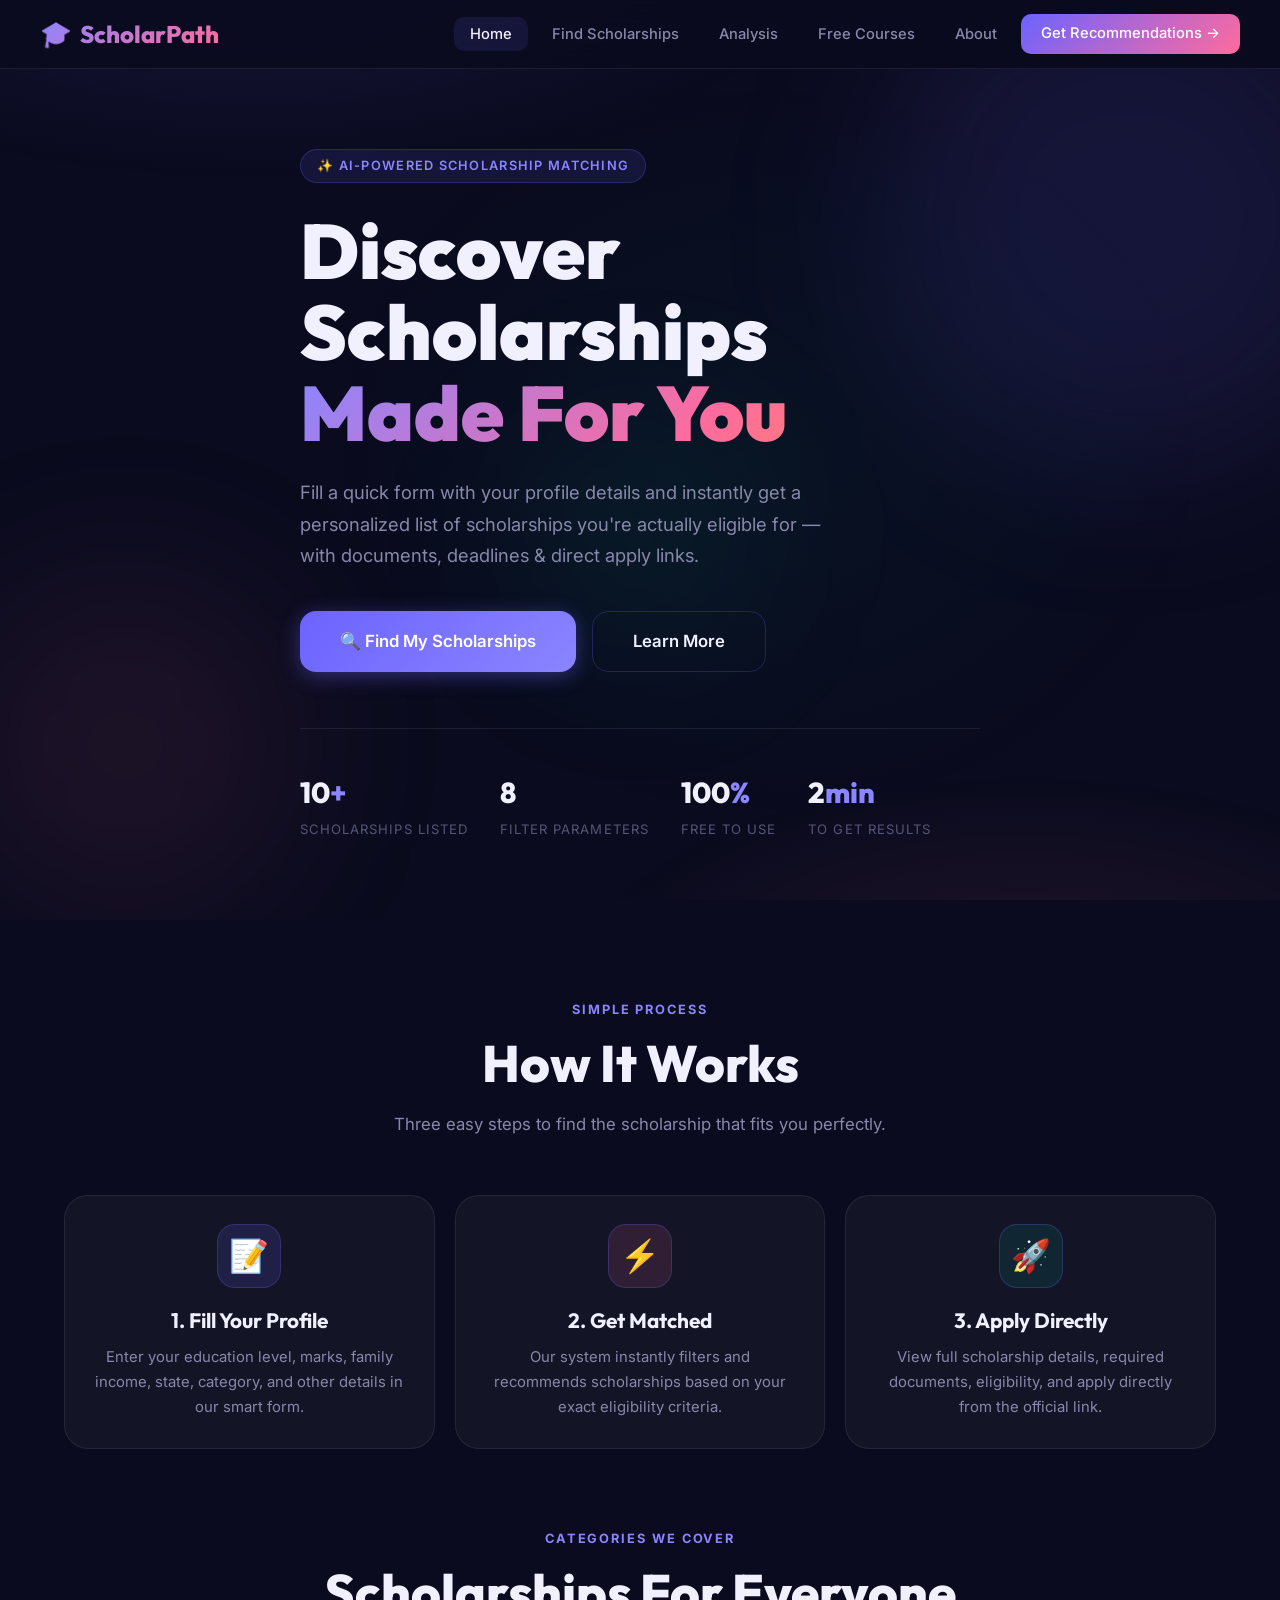
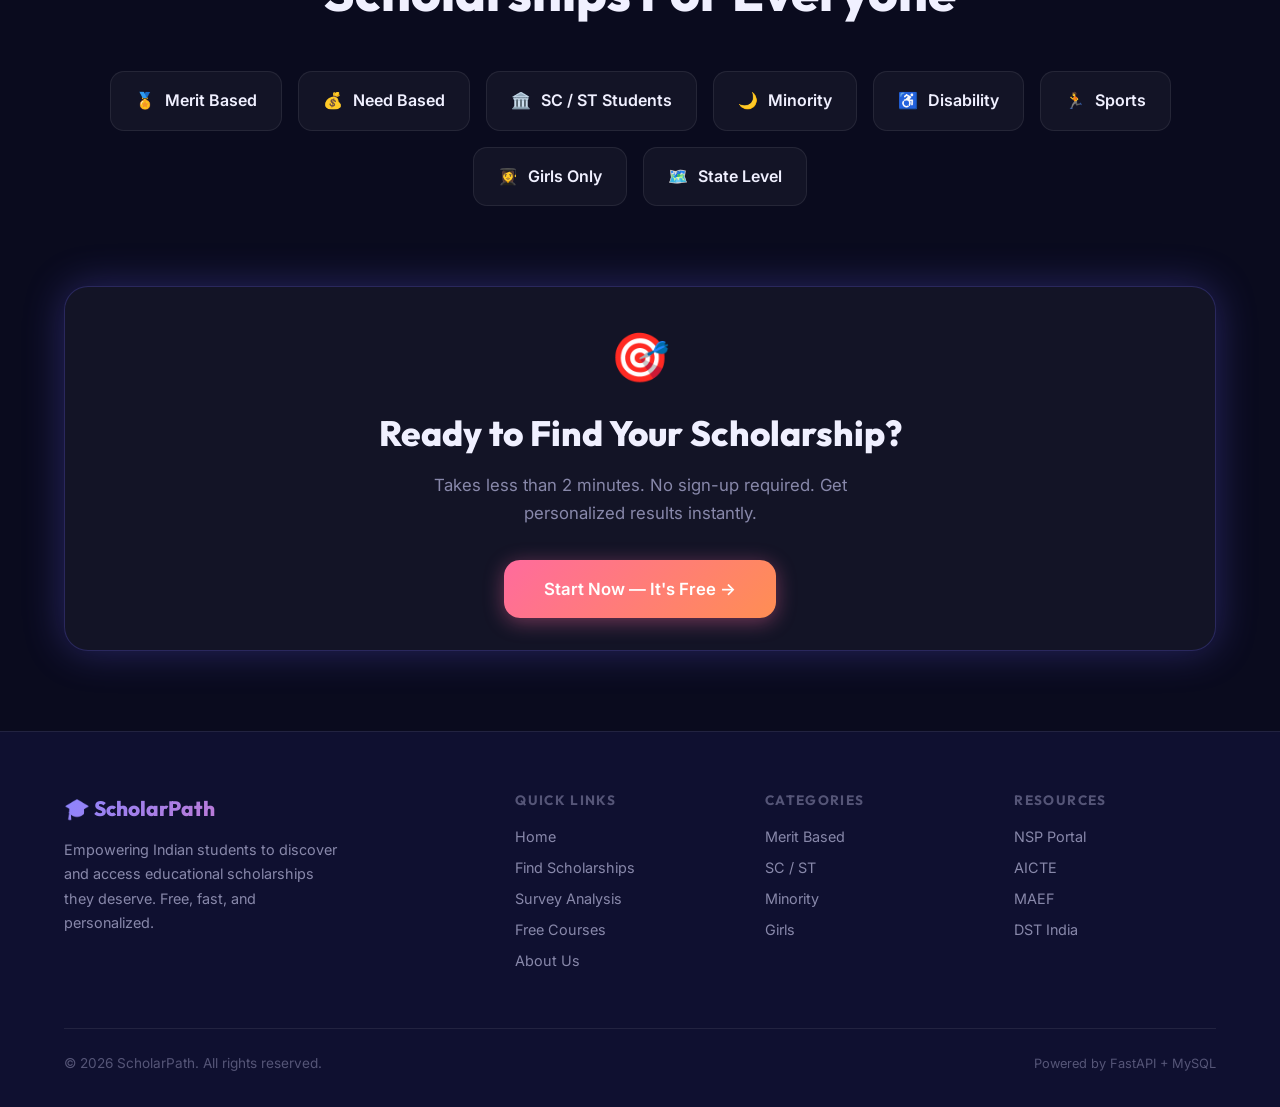
<file: frontend/index.html>
<!DOCTYPE html>
<html lang="en">
<head>
  <meta charset="UTF-8"/>
  <meta name="viewport" content="width=device-width, initial-scale=1.0"/>
  <title>ScholarPath — Find Your Perfect Scholarship</title>
  <meta name="description" content="ScholarPath helps Indian students discover scholarships tailored to their profile — merit, need-based, state, minority, disability, and more."/>
  <link rel="stylesheet" href="css/style.css"/>
</head>
<body>

<!-- NAVBAR -->
<nav class="navbar">
  <div class="nav-inner">
    <a href="index.html" class="nav-logo"><span>🎓</span> ScholarPath</a>
    <ul class="nav-links" id="navLinks">
      <li><a href="index.html" class="active">Home</a></li>
      <li><a href="form.html">Find Scholarships</a></li>
      <li><a href="analysis.html">Analysis</a></li>
      <li><a href="courses.html">Free Courses</a></li>
      <li><a href="about.html">About</a></li>
     
      <li><a href="form.html" class="nav-cta btn">Get Recommendations →</a></li>
    </ul>
    <div class="nav-toggle" id="navToggle" onclick="toggleNav()">
      <span></span><span></span><span></span>
    </div>
  </div>
</nav>

<!-- HERO -->
<section class="hero">
  <div class="hero-bg-orbs">
    <div class="orb orb-1"></div>
    <div class="orb orb-2"></div>
    <div class="orb orb-3"></div>
  </div>
  <div class="container">
    <div class="hero-content fade-up">
      <div class="hero-eyebrow">✨ AI-Powered Scholarship Matching</div>
      <h1 class="hero-title">
        <span class="line-1">Discover Scholarships</span>
        <span class="line-2">Made For You</span>
      </h1>
      <p class="hero-subtitle">
        Fill a quick form with your profile details and instantly get a personalized list of scholarships you're actually eligible for — with documents, deadlines & direct apply links.
      </p>
      <div class="hero-btns">
        <a href="form.html" class="btn btn-primary btn-lg">🔍 Find My Scholarships</a>
        <a href="about.html" class="btn btn-outline btn-lg">Learn More</a>
      </div>
      <div class="hero-stats">
        <div class="stat-item">
          <span class="stat-num">10<span>+</span></span>
          <span class="stat-label">Scholarships Listed</span>
        </div>
        <div class="stat-item">
          <span class="stat-num">8<span></span></span>
          <span class="stat-label">Filter Parameters</span>
        </div>
        <div class="stat-item">
          <span class="stat-num">100<span>%</span></span>
          <span class="stat-label">Free to Use</span>
        </div>
        <div class="stat-item">
          <span class="stat-num">2<span>min</span></span>
          <span class="stat-label">To Get Results</span>
        </div>
      </div>
    </div>
  </div>
</section>

<!-- HOW IT WORKS -->
<section class="section">
  <div class="container">
    <div style="text-align:center;margin-bottom:56px;">
      <div class="section-label">Simple Process</div>
      <h2 class="section-title" style="-webkit-text-fill-color:var(--text);background:none;">How It Works</h2>
      <p class="section-subtitle" style="margin:0 auto;">Three easy steps to find the scholarship that fits you perfectly.</p>
    </div>
    <div class="grid-3">
      <div class="card" style="text-align:center;">
        <div class="feature-icon" style="margin:0 auto 20px;font-size:2rem;width:64px;height:64px;border-radius:18px;background:rgba(108,99,255,0.15);">📝</div>
        <h3 style="font-family:var(--font-heading);font-size:1.3rem;margin-bottom:12px;">1. Fill Your Profile</h3>
        <p style="color:var(--text-muted);font-size:0.93rem;line-height:1.7;">Enter your education level, marks, family income, state, category, and other details in our smart form.</p>
      </div>
      <div class="card" style="text-align:center;">
        <div class="feature-icon" style="margin:0 auto 20px;font-size:2rem;width:64px;height:64px;border-radius:18px;background:rgba(255,107,157,0.12);">⚡</div>
        <h3 style="font-family:var(--font-heading);font-size:1.3rem;margin-bottom:12px;">2. Get Matched</h3>
        <p style="color:var(--text-muted);font-size:0.93rem;line-height:1.7;">Our system instantly filters and recommends scholarships based on your exact eligibility criteria.</p>
      </div>
      <div class="card" style="text-align:center;">
        <div class="feature-icon" style="margin:0 auto 20px;font-size:2rem;width:64px;height:64px;border-radius:18px;background:rgba(0,212,170,0.1);">🚀</div>
        <h3 style="font-family:var(--font-heading);font-size:1.3rem;margin-bottom:12px;">3. Apply Directly</h3>
        <p style="color:var(--text-muted);font-size:0.93rem;line-height:1.7;">View full scholarship details, required documents, eligibility, and apply directly from the official link.</p>
      </div>
    </div>
  </div>
</section>

<!-- CATEGORIES -->
<section class="section" style="padding-top:0;">
  <div class="container">
    <div style="text-align:center;margin-bottom:48px;">
      <div class="section-label">Categories We Cover</div>
      <h2 class="section-title" style="-webkit-text-fill-color:var(--text);background:none;">Scholarships For Everyone</h2>
    </div>
    <div style="display:flex;flex-wrap:wrap;gap:16px;justify-content:center;">
      <div style="background:var(--bg-card);border:1px solid var(--border);border-radius:14px;padding:16px 24px;display:flex;align-items:center;gap:10px;cursor:pointer;transition:all 0.2s;" onmouseover="this.style.borderColor='rgba(108,99,255,0.4)'" onmouseout="this.style.borderColor='var(--border)'"><span>🏅</span><span style="font-weight:600;">Merit Based</span></div>
      <div style="background:var(--bg-card);border:1px solid var(--border);border-radius:14px;padding:16px 24px;display:flex;align-items:center;gap:10px;cursor:pointer;transition:all 0.2s;" onmouseover="this.style.borderColor='rgba(255,107,157,0.4)'" onmouseout="this.style.borderColor='var(--border)'"><span>💰</span><span style="font-weight:600;">Need Based</span></div>
      <div style="background:var(--bg-card);border:1px solid var(--border);border-radius:14px;padding:16px 24px;display:flex;align-items:center;gap:10px;cursor:pointer;transition:all 0.2s;" onmouseover="this.style.borderColor='rgba(0,212,170,0.4)'" onmouseout="this.style.borderColor='var(--border)'"><span>🏛️</span><span style="font-weight:600;">SC / ST Students</span></div>
      <div style="background:var(--bg-card);border:1px solid var(--border);border-radius:14px;padding:16px 24px;display:flex;align-items:center;gap:10px;cursor:pointer;transition:all 0.2s;" onmouseover="this.style.borderColor='rgba(255,184,0,0.4)'" onmouseout="this.style.borderColor='var(--border)'"><span>🌙</span><span style="font-weight:600;">Minority</span></div>
      <div style="background:var(--bg-card);border:1px solid var(--border);border-radius:14px;padding:16px 24px;display:flex;align-items:center;gap:10px;cursor:pointer;transition:all 0.2s;" onmouseover="this.style.borderColor='rgba(80,180,255,0.4)'" onmouseout="this.style.borderColor='var(--border)'"><span>♿</span><span style="font-weight:600;">Disability</span></div>
      <div style="background:var(--bg-card);border:1px solid var(--border);border-radius:14px;padding:16px 24px;display:flex;align-items:center;gap:10px;cursor:pointer;transition:all 0.2s;" onmouseover="this.style.borderColor='rgba(255,100,50,0.4)'" onmouseout="this.style.borderColor='var(--border)'"><span>🏃</span><span style="font-weight:600;">Sports</span></div>
      <div style="background:var(--bg-card);border:1px solid var(--border);border-radius:14px;padding:16px 24px;display:flex;align-items:center;gap:10px;cursor:pointer;transition:all 0.2s;" onmouseover="this.style.borderColor='rgba(108,99,255,0.4)'" onmouseout="this.style.borderColor='var(--border)'"><span>👩‍🎓</span><span style="font-weight:600;">Girls Only</span></div>
      <div style="background:var(--bg-card);border:1px solid var(--border);border-radius:14px;padding:16px 24px;display:flex;align-items:center;gap:10px;cursor:pointer;transition:all 0.2s;" onmouseover="this.style.borderColor='rgba(0,212,170,0.4)'" onmouseout="this.style.borderColor='var(--border)'"><span>🗺️</span><span style="font-weight:600;">State Level</span></div>
    </div>
  </div>
</section>

<!-- CTA -->
<section class="section" style="padding-top:0;">
  <div class="container">
    <div class="glow-card" style="text-align:center;">
      <div style="font-size:3rem;margin-bottom:16px;">🎯</div>
      <h2 style="font-family:var(--font-heading);font-size:2.2rem;font-weight:800;margin-bottom:16px;">Ready to Find Your Scholarship?</h2>
      <p style="color:var(--text-muted);font-size:1.05rem;max-width:480px;margin:0 auto 32px;line-height:1.7;">Takes less than 2 minutes. No sign-up required. Get personalized results instantly.</p>
      <a href="form.html" class="btn btn-accent btn-lg">Start Now — It's Free →</a>
    </div>
  </div>
</section>

<!-- FOOTER -->
<footer class="footer">
  <div class="container">
    <div class="footer-grid">
      <div class="footer-brand">
        <a href="index.html" class="nav-logo" style="font-size:1.3rem;">🎓 ScholarPath</a>
        <p>Empowering Indian students to discover and access educational scholarships they deserve. Free, fast, and personalized.</p>
      </div>
      <div class="footer-col">
        <h5>Quick Links</h5>
        <a href="index.html">Home</a>
        <a href="form.html">Find Scholarships</a>
        <a href="analysis.html">Survey Analysis</a>
        <a href="courses.html">Free Courses</a>
        <a href="about.html">About Us</a>
   
      </div>
      <div class="footer-col">
        <h5>Categories</h5>
        <a href="form.html">Merit Based</a>
        <a href="form.html">SC / ST</a>
        <a href="form.html">Minority</a>
        <a href="form.html">Girls</a>
      </div>
      <div class="footer-col">
        <h5>Resources</h5>
        <a href="https://scholarships.gov.in" target="_blank">NSP Portal</a>
        <a href="https://www.aicte-india.org" target="_blank">AICTE</a>
        <a href="https://maef.net.in" target="_blank">MAEF</a>
        <a href="https://dst.gov.in" target="_blank">DST India</a>
      </div>
    </div>
    <div class="footer-bottom">
      <p>© 2026 ScholarPath. All rights reserved.</p>
      <p style="color:var(--text-dim);font-size:0.8rem;">Powered by FastAPI + MySQL</p>
    </div>
  </div>
</footer>

<script>
function toggleNav() {
  document.getElementById('navLinks').classList.toggle('open');
}
// Animate on scroll
const observer = new IntersectionObserver((entries) => {
  entries.forEach(e => { if(e.isIntersecting) e.target.classList.add('fade-up'); });
}, {threshold: 0.1});
document.querySelectorAll('.card, .glow-card').forEach(el => observer.observe(el));
</script>
</body>
</html>
</file>
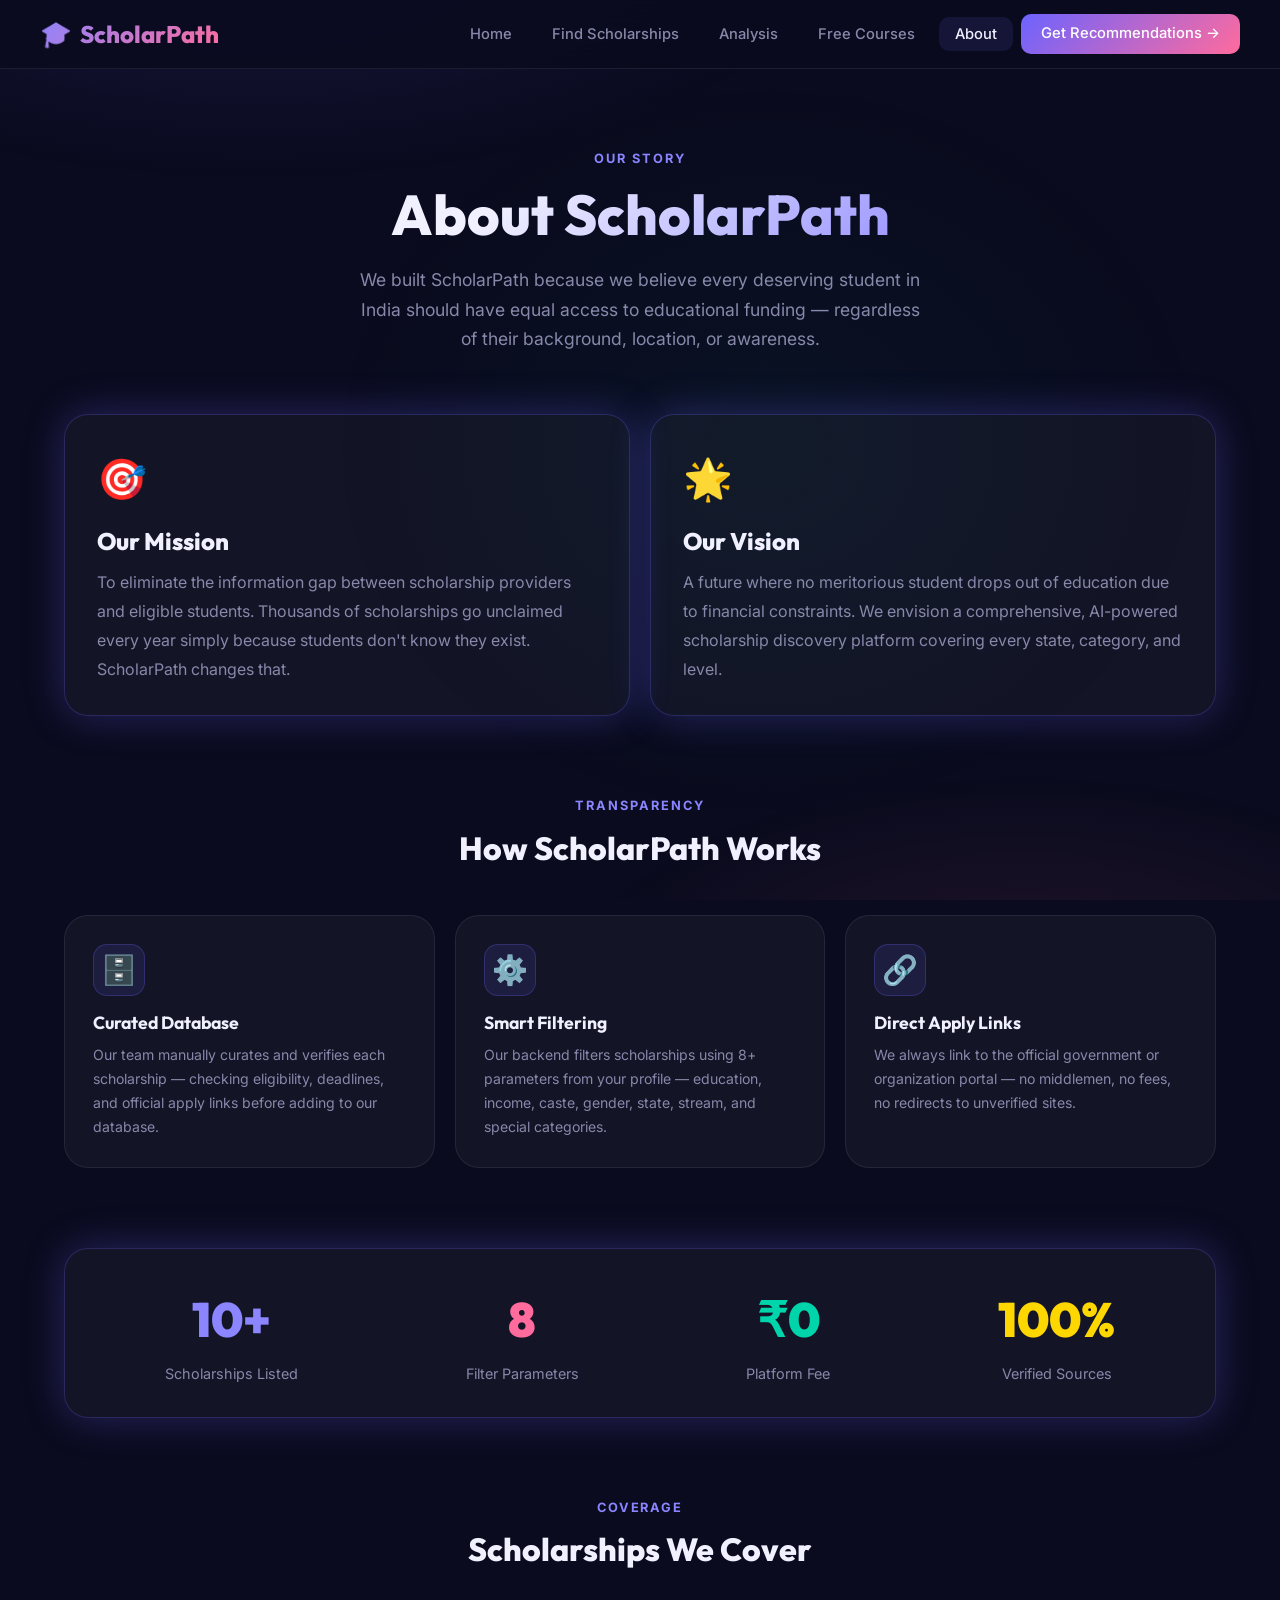
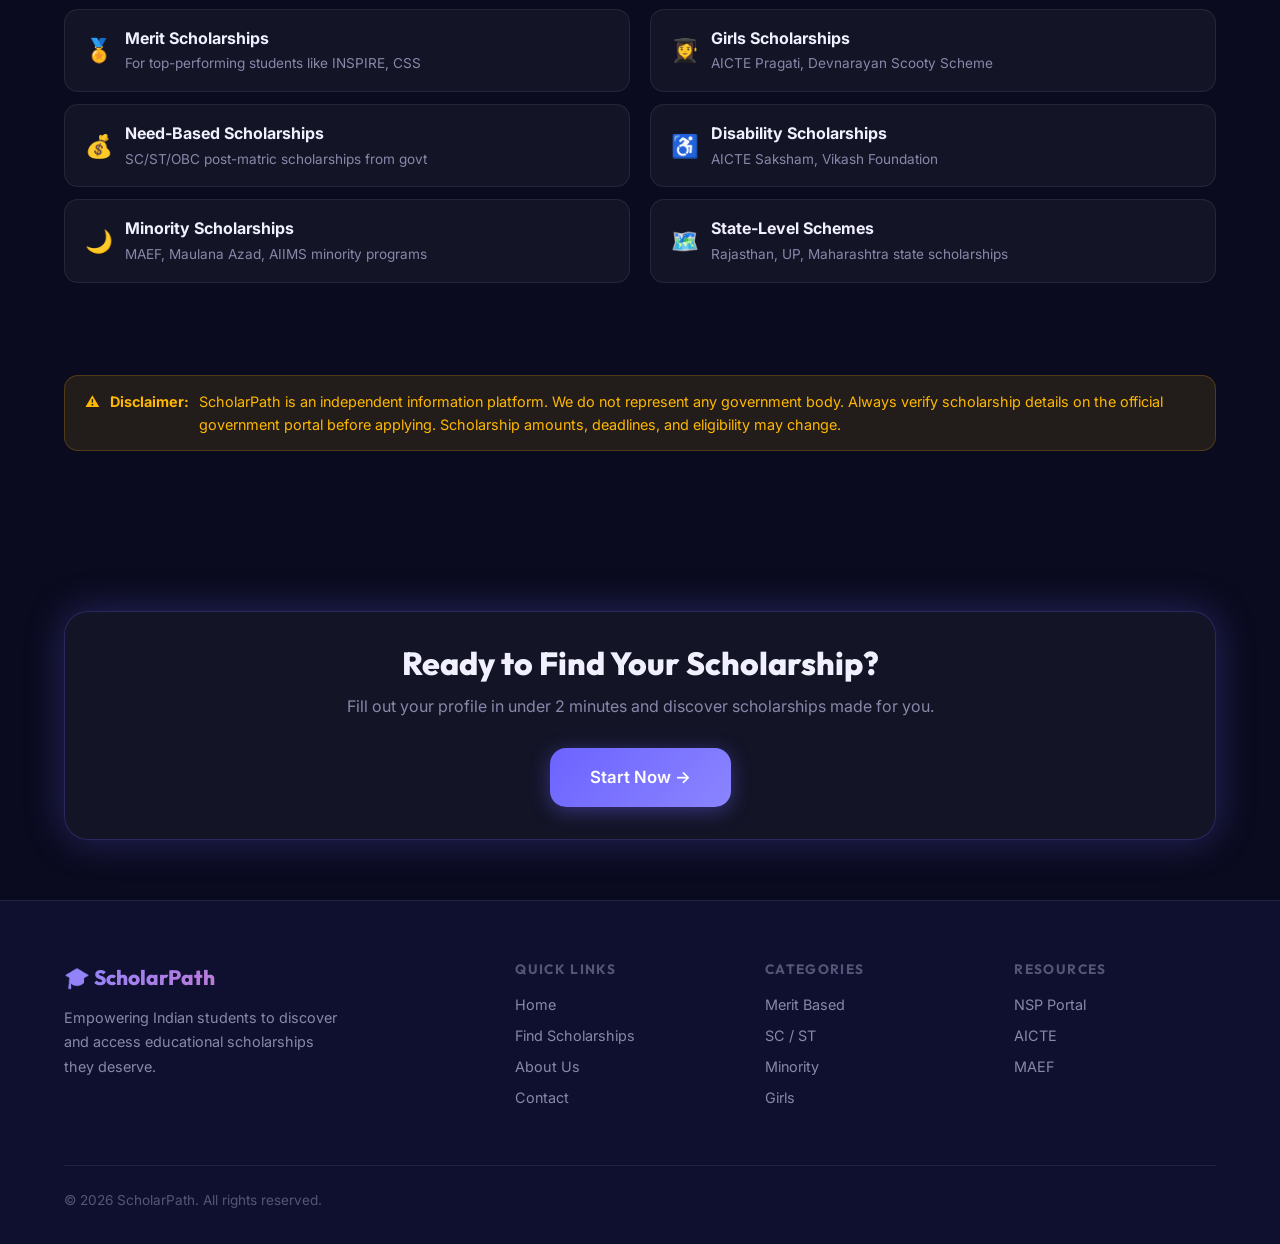
<file: frontend/about.html>
<!DOCTYPE html>
<html lang="en">
<head>
  <meta charset="UTF-8"/>
  <meta name="viewport" content="width=device-width, initial-scale=1.0"/>
  <title>About — ScholarPath</title>
  <meta name="description" content="Learn about ScholarPath — our mission to help every Indian student find and access scholarships they deserve."/>
  <link rel="stylesheet" href="css/style.css"/>
</head>
<body>

<nav class="navbar">
  <div class="nav-inner">
    <a href="index.html" class="nav-logo"><span>🎓</span> ScholarPath</a>
    <ul class="nav-links" id="navLinks">
      <li><a href="index.html">Home</a></li>
      <li><a href="form.html">Find Scholarships</a></li>
      <li><a href="analysis.html">Analysis</a></li>
      <li><a href="courses.html">Free Courses</a></li>
      <li><a href="about.html" class="active">About</a></li>
     
      <li><a href="form.html" class="nav-cta btn">Get Recommendations →</a></li>
    </ul>
    <div class="nav-toggle" onclick="document.getElementById('navLinks').classList.toggle('open')">
      <span></span><span></span><span></span>
    </div>
  </div>
</nav>

<!-- HERO -->
<section class="section" style="padding-top:80px;padding-bottom:60px;">
  <div class="container">
    <div style="max-width:700px;margin:0 auto;text-align:center;" class="fade-up">
      <div class="section-label">Our Story</div>
      <h1 class="section-title" style="font-size:clamp(2.2rem,5vw,3.5rem);">About ScholarPath</h1>
      <p class="section-subtitle" style="margin:0 auto;text-align:center;font-size:1.1rem;">
        We built ScholarPath because we believe every deserving student in India should have equal access to educational funding — regardless of their background, location, or awareness.
      </p>
    </div>
  </div>
</section>

<!-- MISSION -->
<section class="section" style="padding-top:0;">
  <div class="container">
    <div class="grid-2">
      <div class="glow-card fade-up">
        <div style="font-size:2.5rem;margin-bottom:16px;">🎯</div>
        <h2 style="font-family:var(--font-heading);font-size:1.5rem;font-weight:800;margin-bottom:12px;">Our Mission</h2>
        <p style="color:var(--text-muted);line-height:1.8;">
          To eliminate the information gap between scholarship providers and eligible students. Thousands of scholarships go unclaimed every year simply because students don't know they exist. ScholarPath changes that.
        </p>
      </div>
      <div class="glow-card fade-up" style="animation-delay:0.1s;">
        <div style="font-size:2.5rem;margin-bottom:16px;">🌟</div>
        <h2 style="font-family:var(--font-heading);font-size:1.5rem;font-weight:800;margin-bottom:12px;">Our Vision</h2>
        <p style="color:var(--text-muted);line-height:1.8;">
          A future where no meritorious student drops out of education due to financial constraints. We envision a comprehensive, AI-powered scholarship discovery platform covering every state, category, and level.
        </p>
      </div>
    </div>
  </div>
</section>

<!-- HOW WE WORK -->
<section class="section" style="padding-top:0;">
  <div class="container">
    <div style="text-align:center;margin-bottom:48px;">
      <div class="section-label">Transparency</div>
      <h2 style="font-family:var(--font-heading);font-size:2rem;font-weight:800;margin-bottom:12px;">How ScholarPath Works</h2>
    </div>
    <div class="grid-3">
      <div class="card fade-up">
        <div class="feature-icon" style="font-size:1.8rem;">🗄️</div>
        <h3 style="font-family:var(--font-heading);font-size:1.1rem;font-weight:700;margin-bottom:10px;">Curated Database</h3>
        <p style="color:var(--text-muted);font-size:0.88rem;line-height:1.7;">Our team manually curates and verifies each scholarship — checking eligibility, deadlines, and official apply links before adding to our database.</p>
      </div>
      <div class="card fade-up" style="animation-delay:0.1s;">
        <div class="feature-icon" style="font-size:1.8rem;">⚙️</div>
        <h3 style="font-family:var(--font-heading);font-size:1.1rem;font-weight:700;margin-bottom:10px;">Smart Filtering</h3>
        <p style="color:var(--text-muted);font-size:0.88rem;line-height:1.7;">Our backend filters scholarships using 8+ parameters from your profile — education, income, caste, gender, state, stream, and special categories.</p>
      </div>
      <div class="card fade-up" style="animation-delay:0.2s;">
        <div class="feature-icon" style="font-size:1.8rem;">🔗</div>
        <h3 style="font-family:var(--font-heading);font-size:1.1rem;font-weight:700;margin-bottom:10px;">Direct Apply Links</h3>
        <p style="color:var(--text-muted);font-size:0.88rem;line-height:1.7;">We always link to the official government or organization portal — no middlemen, no fees, no redirects to unverified sites.</p>
      </div>
    </div>
  </div>
</section>

<!-- STATS -->
<section class="section" style="padding-top:0;">
  <div class="container">
    <div class="glow-card">
      <div style="display:flex;justify-content:space-around;flex-wrap:wrap;gap:32px;text-align:center;">
        <div>
          <div style="font-family:var(--font-heading);font-size:3rem;font-weight:900;color:var(--primary-light);">10+</div>
          <div style="color:var(--text-muted);font-size:0.9rem;margin-top:4px;">Scholarships Listed</div>
        </div>
        <div>
          <div style="font-family:var(--font-heading);font-size:3rem;font-weight:900;color:var(--accent);">8</div>
          <div style="color:var(--text-muted);font-size:0.9rem;margin-top:4px;">Filter Parameters</div>
        </div>
        <div>
          <div style="font-family:var(--font-heading);font-size:3rem;font-weight:900;color:var(--accent2);">₹0</div>
          <div style="color:var(--text-muted);font-size:0.9rem;margin-top:4px;">Platform Fee</div>
        </div>
        <div>
          <div style="font-family:var(--font-heading);font-size:3rem;font-weight:900;color:var(--gold);">100%</div>
          <div style="color:var(--text-muted);font-size:0.9rem;margin-top:4px;">Verified Sources</div>
        </div>
      </div>
    </div>
  </div>
</section>

<!-- WHAT SCHOLARSHIPS WE COVER -->
<section class="section" style="padding-top:0;">
  <div class="container">
    <div style="text-align:center;margin-bottom:40px;">
      <div class="section-label">Coverage</div>
      <h2 style="font-family:var(--font-heading);font-size:2rem;font-weight:800;">Scholarships We Cover</h2>
    </div>
    <div class="grid-2">
      <div>
        <div style="background:var(--bg-card);border:1px solid var(--border);border-radius:var(--radius);padding:16px 20px;margin-bottom:12px;display:flex;gap:12px;align-items:center;">
          <span style="font-size:1.4rem;">🏅</span>
          <div><strong>Merit Scholarships</strong><p style="color:var(--text-muted);font-size:0.85rem;margin-top:2px;">For top-performing students like INSPIRE, CSS</p></div>
        </div>
        <div style="background:var(--bg-card);border:1px solid var(--border);border-radius:var(--radius);padding:16px 20px;margin-bottom:12px;display:flex;gap:12px;align-items:center;">
          <span style="font-size:1.4rem;">💰</span>
          <div><strong>Need-Based Scholarships</strong><p style="color:var(--text-muted);font-size:0.85rem;margin-top:2px;">SC/ST/OBC post-matric scholarships from govt</p></div>
        </div>
        <div style="background:var(--bg-card);border:1px solid var(--border);border-radius:var(--radius);padding:16px 20px;margin-bottom:12px;display:flex;gap:12px;align-items:center;">
          <span style="font-size:1.4rem;">🌙</span>
          <div><strong>Minority Scholarships</strong><p style="color:var(--text-muted);font-size:0.85rem;margin-top:2px;">MAEF, Maulana Azad, AIIMS minority programs</p></div>
        </div>
      </div>
      <div>
        <div style="background:var(--bg-card);border:1px solid var(--border);border-radius:var(--radius);padding:16px 20px;margin-bottom:12px;display:flex;gap:12px;align-items:center;">
          <span style="font-size:1.4rem;">👩‍🎓</span>
          <div><strong>Girls Scholarships</strong><p style="color:var(--text-muted);font-size:0.85rem;margin-top:2px;">AICTE Pragati, Devnarayan Scooty Scheme</p></div>
        </div>
        <div style="background:var(--bg-card);border:1px solid var(--border);border-radius:var(--radius);padding:16px 20px;margin-bottom:12px;display:flex;gap:12px;align-items:center;">
          <span style="font-size:1.4rem;">♿</span>
          <div><strong>Disability Scholarships</strong><p style="color:var(--text-muted);font-size:0.85rem;margin-top:2px;">AICTE Saksham, Vikash Foundation</p></div>
        </div>
        <div style="background:var(--bg-card);border:1px solid var(--border);border-radius:var(--radius);padding:16px 20px;margin-bottom:12px;display:flex;gap:12px;align-items:center;">
          <span style="font-size:1.4rem;">🗺️</span>
          <div><strong>State-Level Schemes</strong><p style="color:var(--text-muted);font-size:0.85rem;margin-top:2px;">Rajasthan, UP, Maharashtra state scholarships</p></div>
        </div>
      </div>
    </div>
  </div>
</section>

<!-- DISCLAIMER -->
<section class="section" style="padding-top:0;">
  <div class="container">
    <div class="alert alert-warning">
      ⚠️ <strong>Disclaimer:</strong> ScholarPath is an independent information platform. We do not represent any government body. Always verify scholarship details on the official government portal before applying. Scholarship amounts, deadlines, and eligibility may change.
    </div>
  </div>
</section>

<!-- CTA -->
<section style="padding:60px 0;position:relative;z-index:1;">
  <div class="container">
    <div class="glow-card" style="text-align:center;">
      <h2 style="font-family:var(--font-heading);font-size:2rem;font-weight:800;margin-bottom:12px;">Ready to Find Your Scholarship?</h2>
      <p style="color:var(--text-muted);margin-bottom:28px;">Fill out your profile in under 2 minutes and discover scholarships made for you.</p>
      <a href="form.html" class="btn btn-primary btn-lg">Start Now →</a>
    </div>
  </div>
</section>

<footer class="footer">
  <div class="container">
    <div class="footer-grid">
      <div class="footer-brand">
        <a href="index.html" class="nav-logo" style="font-size:1.3rem;">🎓 ScholarPath</a>
        <p>Empowering Indian students to discover and access educational scholarships they deserve.</p>
      </div>
      <div class="footer-col">
        <h5>Quick Links</h5>
        <a href="index.html">Home</a>
        <a href="form.html">Find Scholarships</a>
        <a href="about.html">About Us</a>
        <a href="contact.html">Contact</a>
      </div>
      <div class="footer-col">
        <h5>Categories</h5>
        <a href="form.html">Merit Based</a>
        <a href="form.html">SC / ST</a>
        <a href="form.html">Minority</a>
        <a href="form.html">Girls</a>
      </div>
      <div class="footer-col">
        <h5>Resources</h5>
        <a href="https://scholarships.gov.in" target="_blank">NSP Portal</a>
        <a href="https://www.aicte-india.org" target="_blank">AICTE</a>
        <a href="https://maef.net.in" target="_blank">MAEF</a>
      </div>
    </div>
    <div class="footer-bottom">
      <p>© 2026 ScholarPath. All rights reserved.</p>
    </div>
  </div>
</footer>

<script>
const observer = new IntersectionObserver((entries) => {
  entries.forEach(e => { if(e.isIntersecting) e.target.classList.add('fade-up'); });
}, {threshold: 0.1});
document.querySelectorAll('.card, .glow-card').forEach(el => observer.observe(el));
</script>
</body>
</html>
</file>
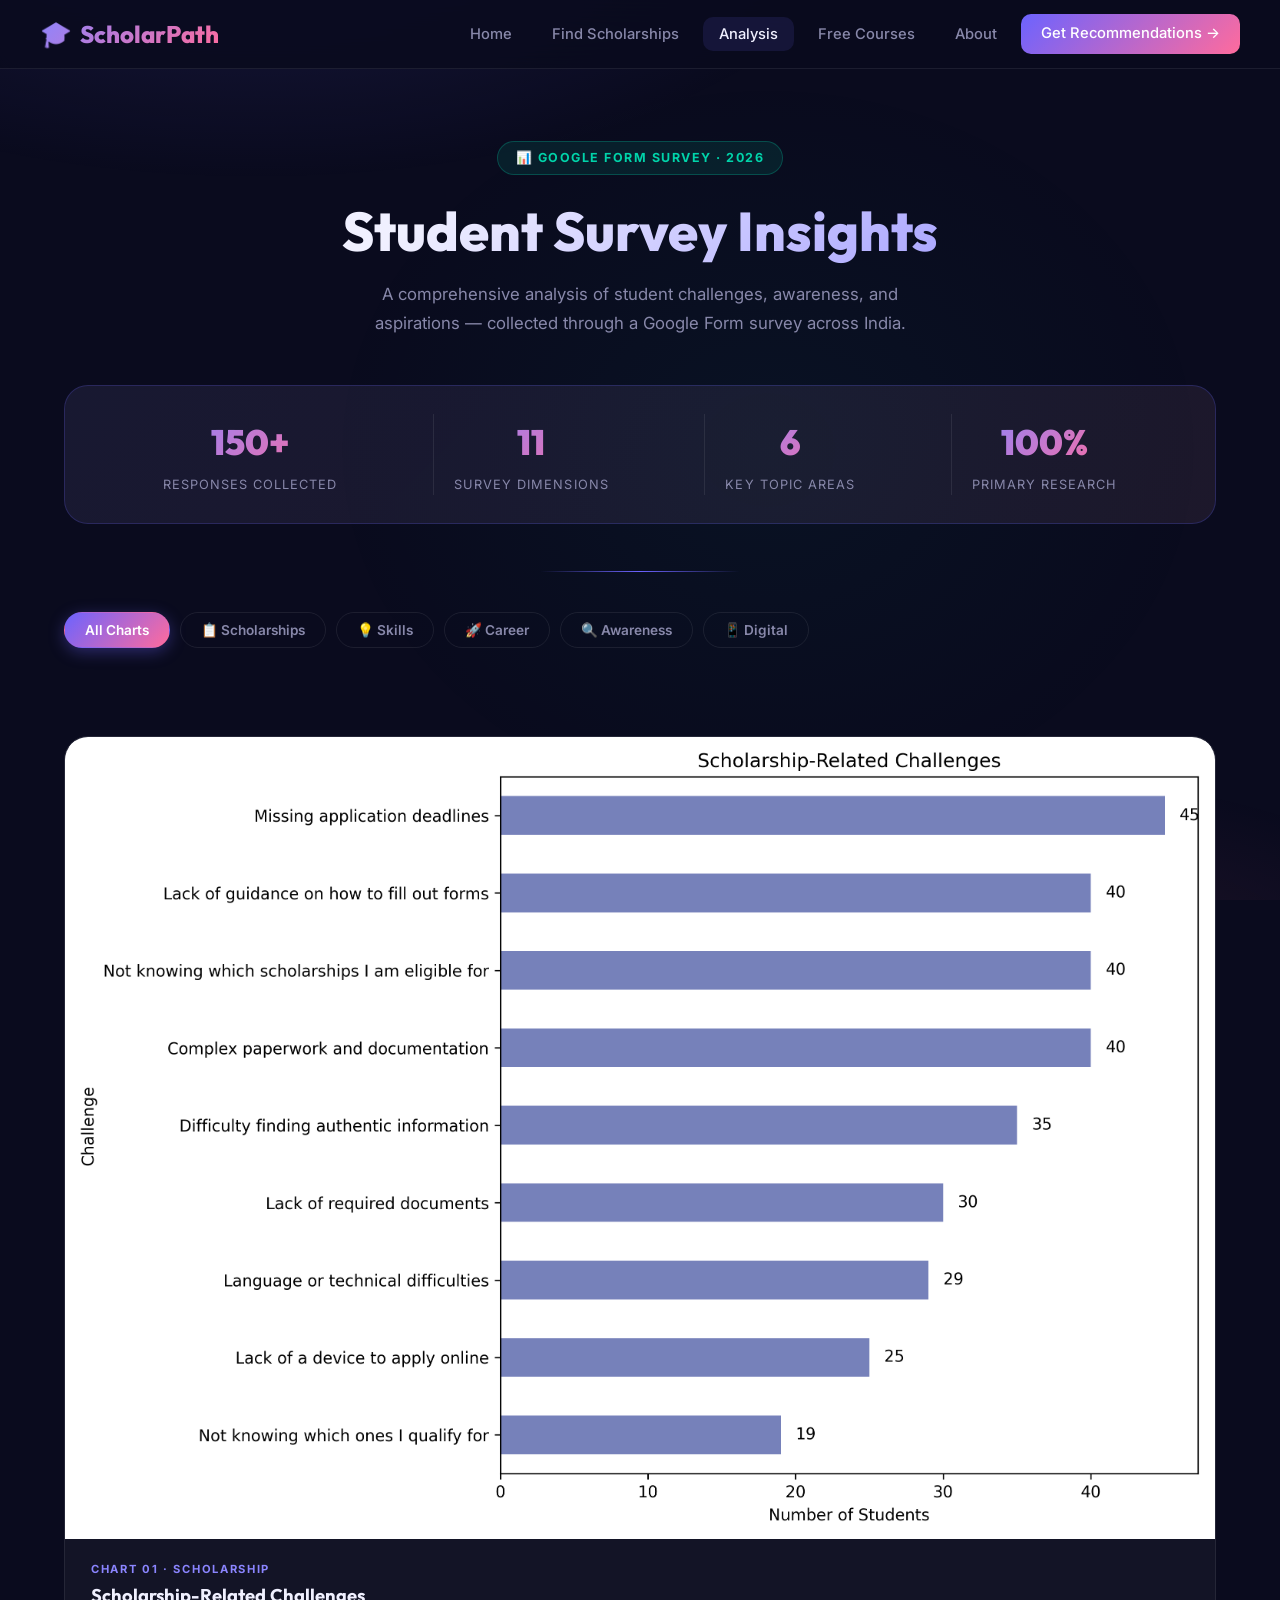
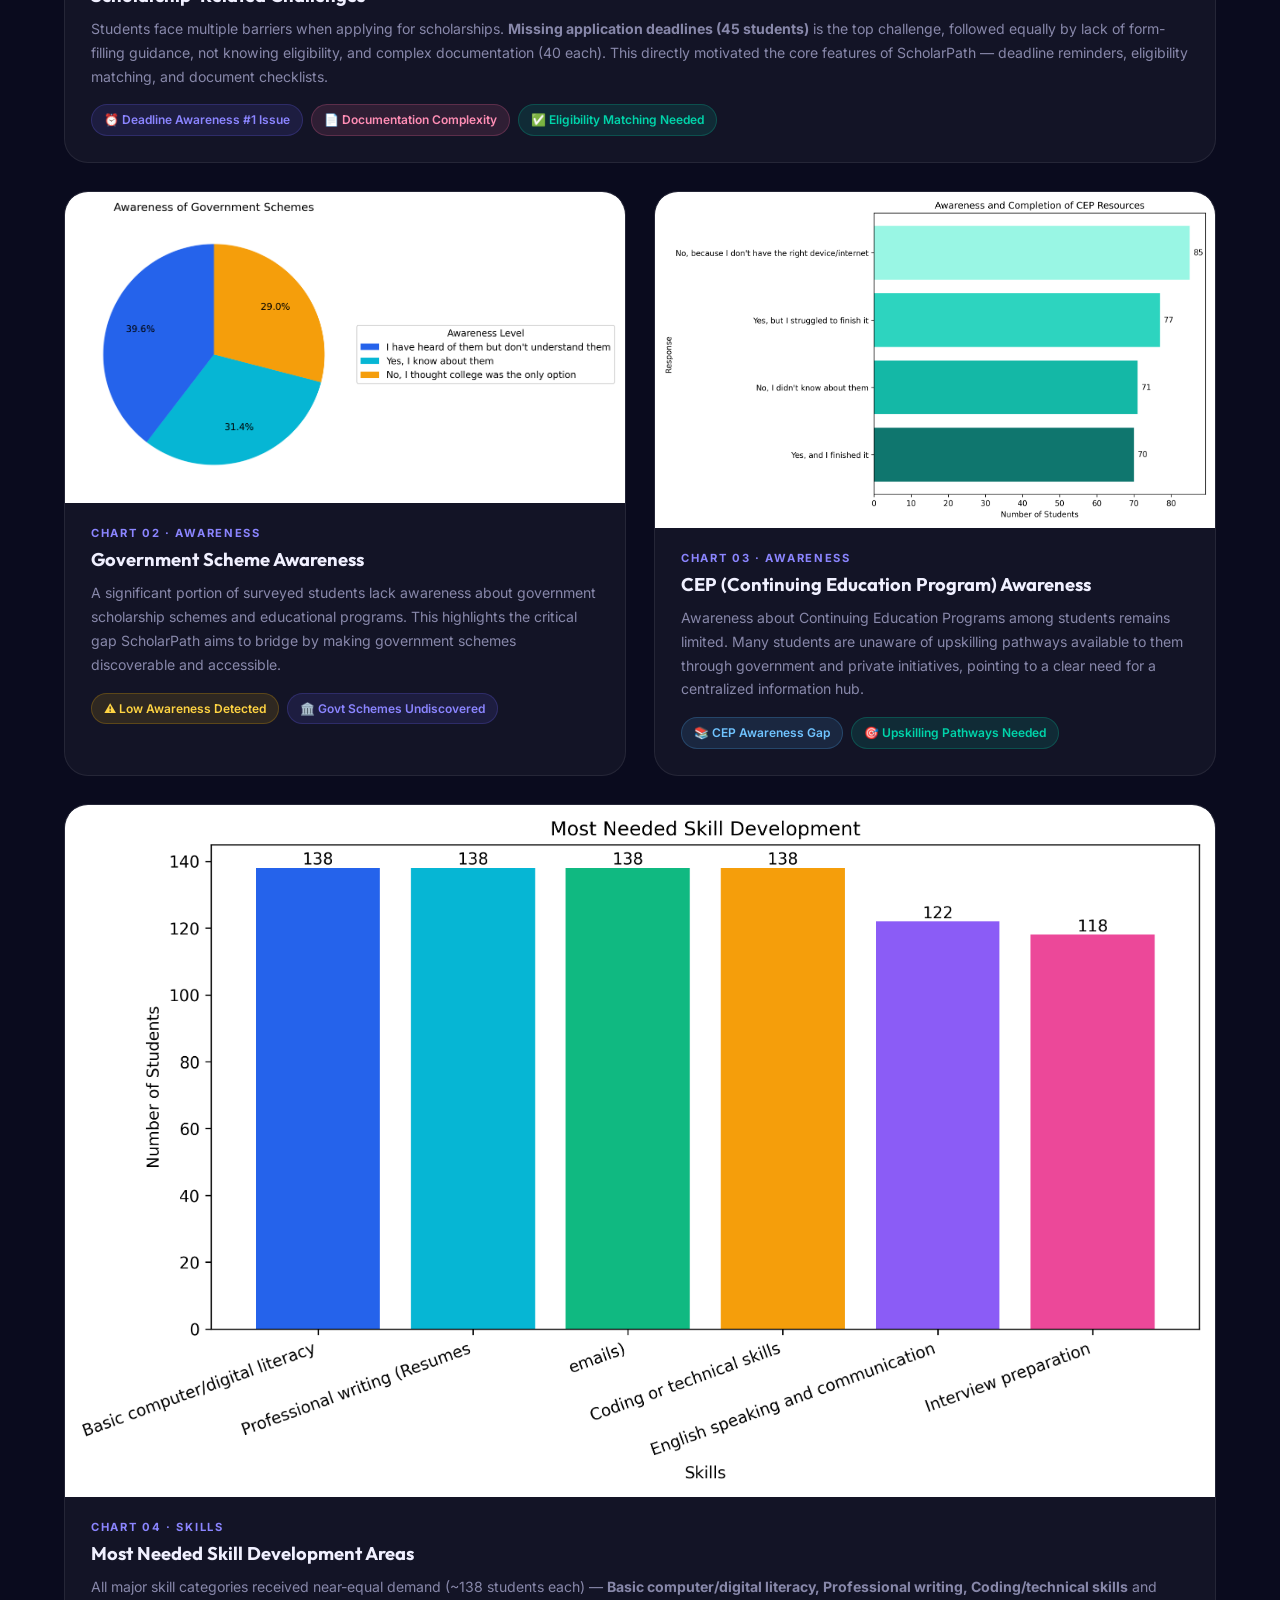
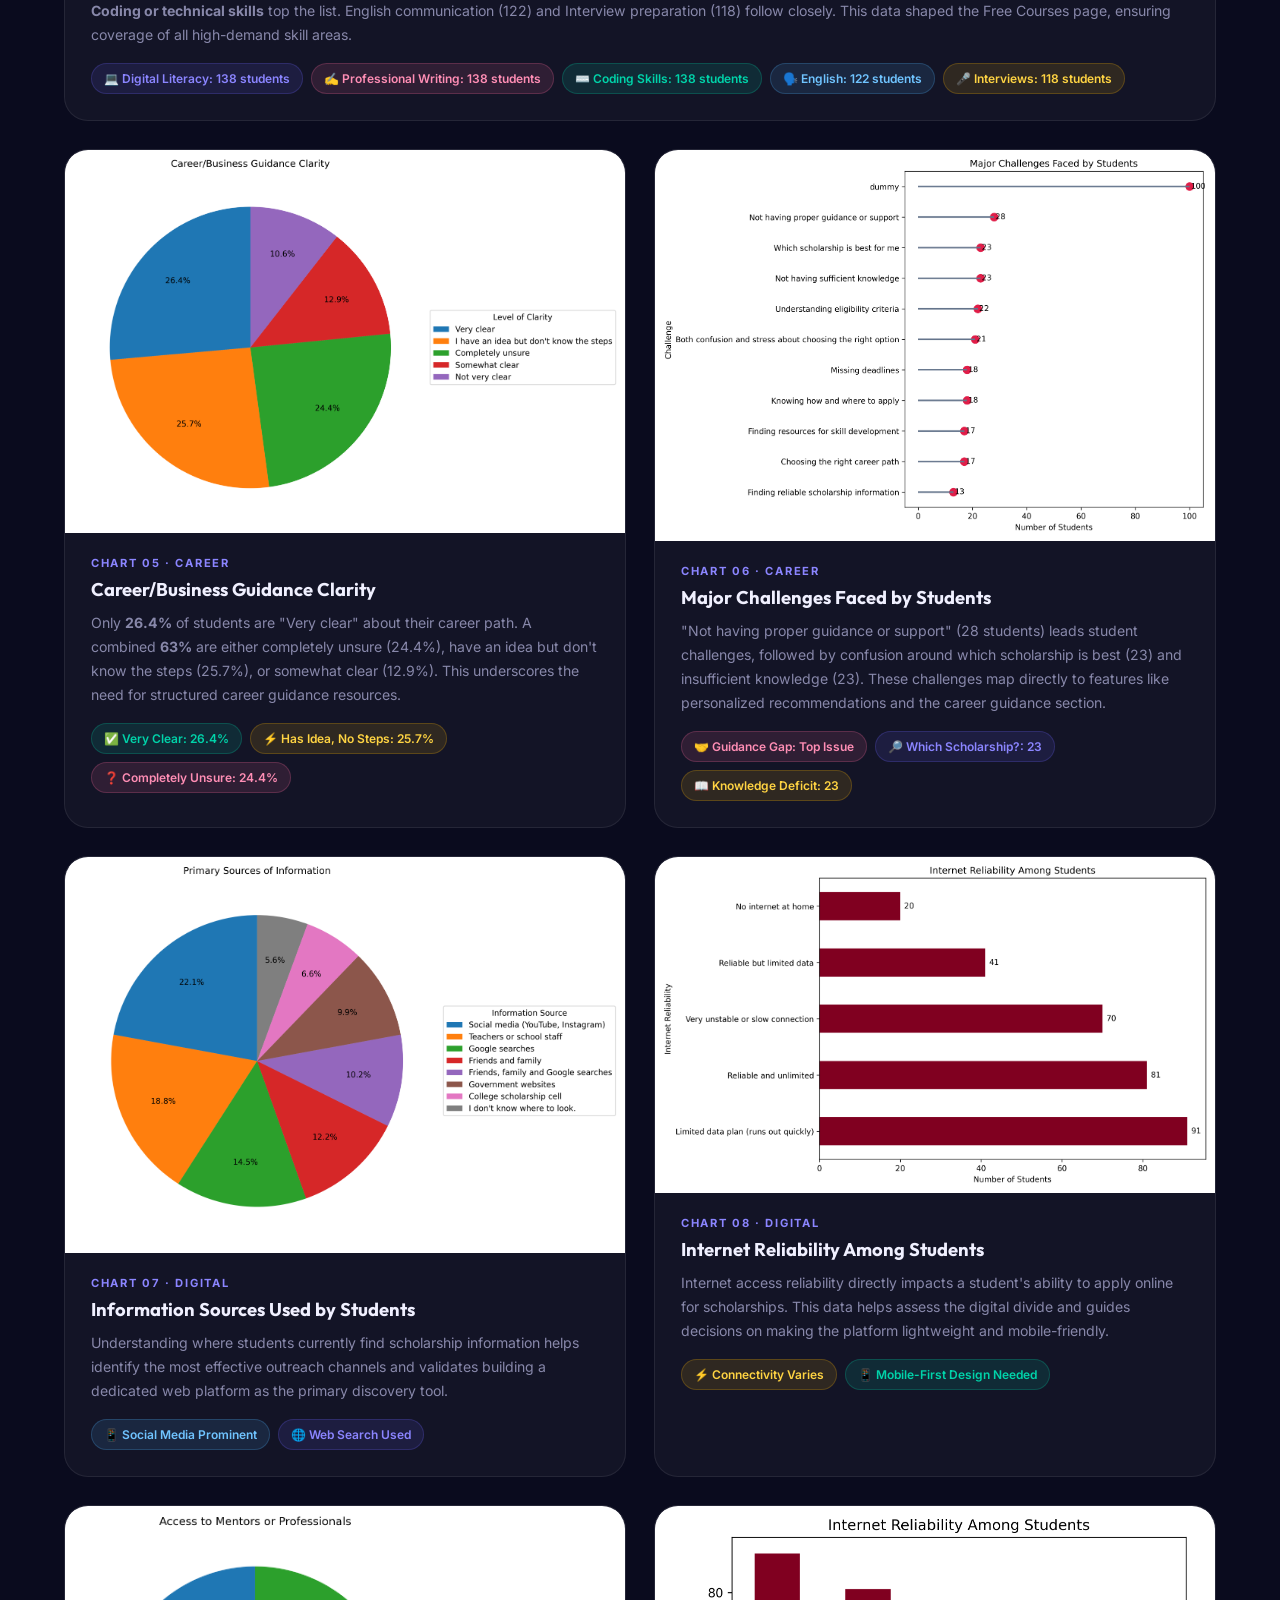
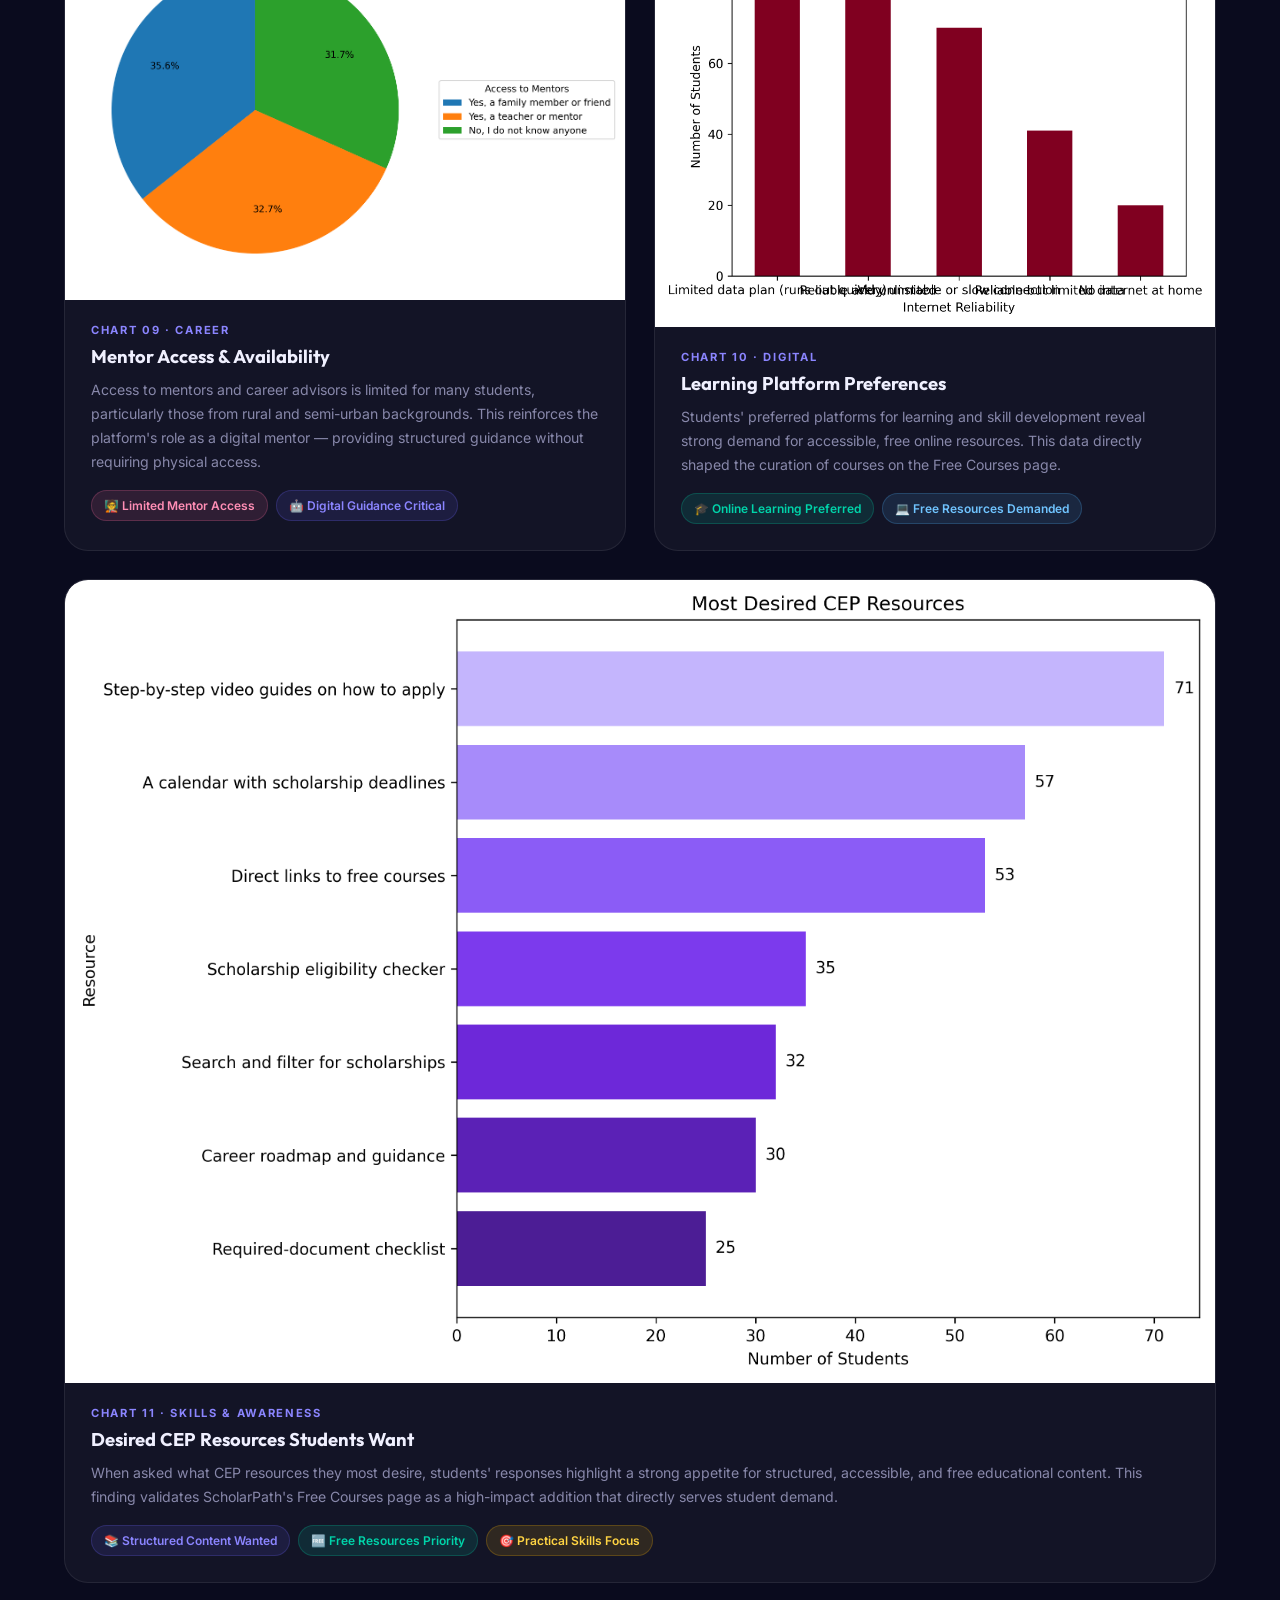
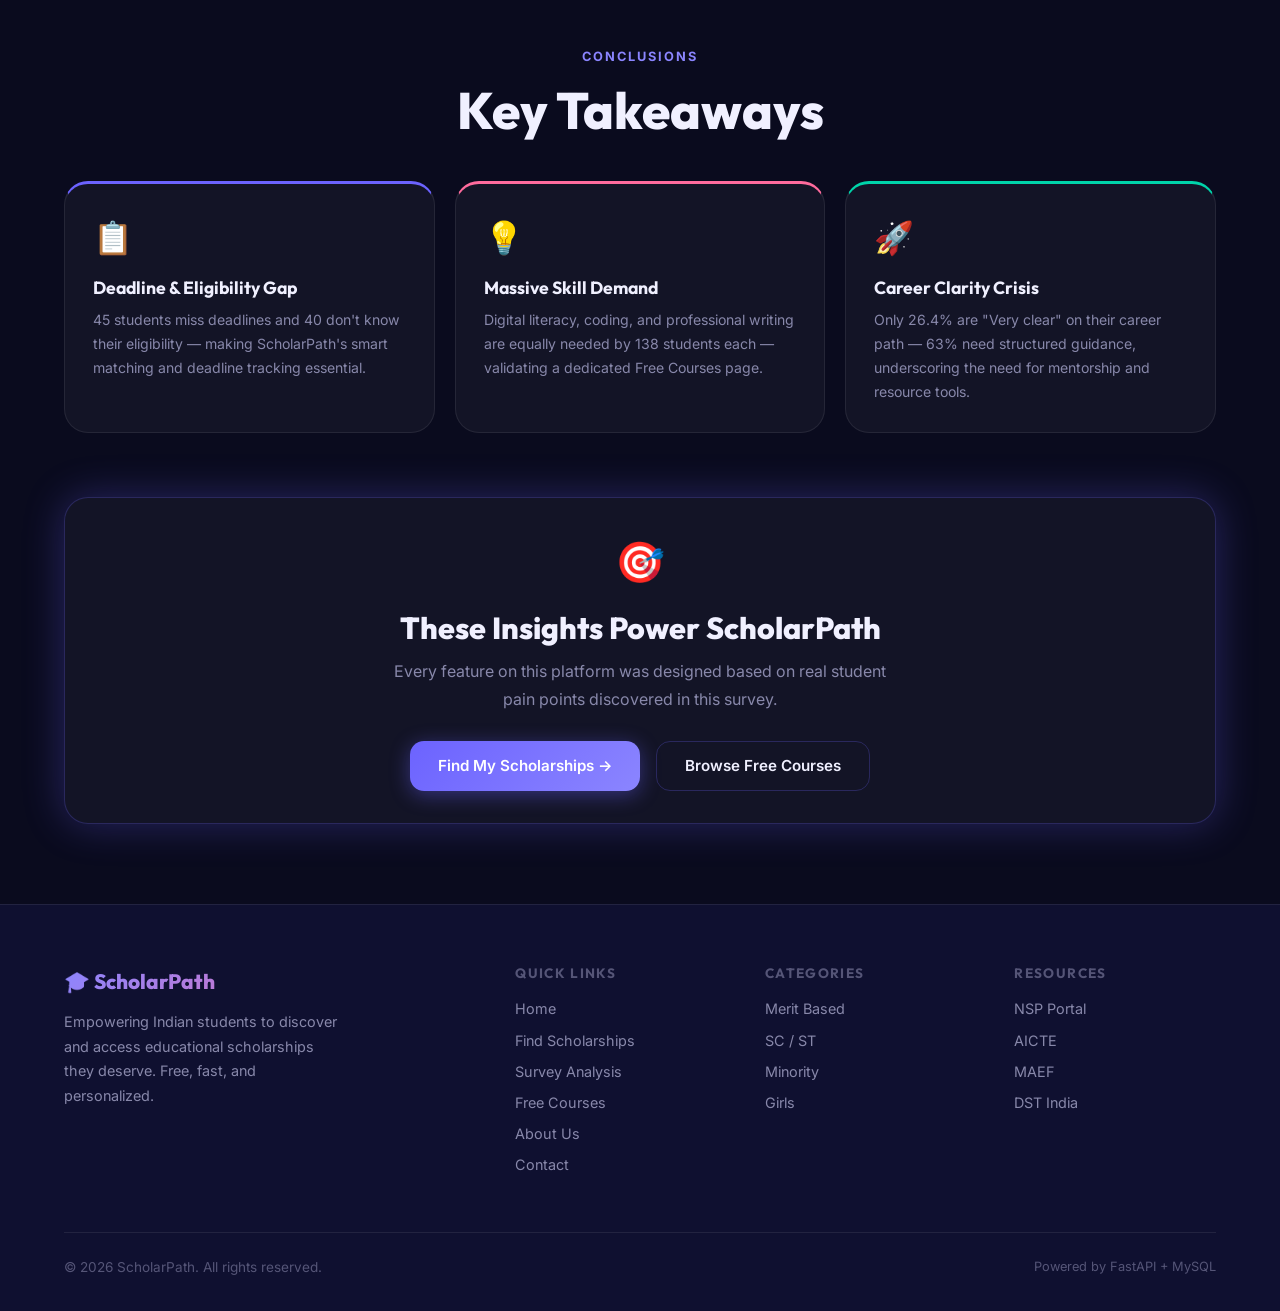
<file: frontend/analysis.html>
<!DOCTYPE html>
<html lang="en">
<head>
  <meta charset="UTF-8"/>
  <meta name="viewport" content="width=device-width, initial-scale=1.0"/>
  <title>Survey Analysis — ScholarPath | Student Insights</title>
  <meta name="description" content="Data analysis and insights from our student survey on scholarships, skill development, career guidance, and more."/>
  <link rel="stylesheet" href="css/style.css"/>
  <style>
    /* ── ANALYSIS PAGE EXTRAS ── */
    .analysis-hero {
      padding: 72px 0 48px;
      position: relative;
      text-align: center;
    }
    .analysis-hero::after {
      content: '';
      position: absolute;
      bottom: 0; left: 50%;
      transform: translateX(-50%);
      width: 200px; height: 1px;
      background: linear-gradient(90deg, transparent, var(--primary), transparent);
    }
    .survey-badge {
      display: inline-flex;
      align-items: center;
      gap: 8px;
      background: rgba(0,212,170,0.1);
      border: 1px solid rgba(0,212,170,0.25);
      border-radius: 100px;
      padding: 6px 18px;
      font-size: 0.78rem;
      font-weight: 700;
      color: var(--accent2);
      text-transform: uppercase;
      letter-spacing: 0.12em;
      margin-bottom: 24px;
    }

    /* Chart grid */
    .chart-grid {
      display: grid;
      grid-template-columns: repeat(auto-fill, minmax(540px, 1fr));
      gap: 28px;
      margin-top: 48px;
    }
    .chart-card {
      background: var(--bg-card);
      border: 1px solid var(--border);
      border-radius: var(--radius-lg);
      overflow: hidden;
      transition: all 0.35s ease;
      position: relative;
    }
    .chart-card::before {
      content: '';
      position: absolute;
      top: 0; left: 0; right: 0;
      height: 3px;
      background: linear-gradient(90deg, var(--primary), var(--accent));
      opacity: 0;
      transition: opacity 0.3s;
    }
    .chart-card:hover {
      transform: translateY(-5px);
      border-color: var(--glass-border);
      box-shadow: 0 16px 48px rgba(0,0,0,0.5);
    }
    .chart-card:hover::before { opacity: 1; }

    .chart-card.wide {
      grid-column: 1 / -1;
    }
    .chart-img-wrap {
      background: #fff;
      padding: 4px;
      border-radius: 0;
    }
    .chart-img-wrap img {
      width: 100%;
      height: auto;
      display: block;
      border-radius: 0;
    }
    .chart-body {
      padding: 22px 26px 26px;
    }
    .chart-num {
      font-size: 0.7rem;
      font-weight: 700;
      letter-spacing: 0.15em;
      text-transform: uppercase;
      color: var(--primary-light);
      margin-bottom: 6px;
    }
    .chart-title {
      font-family: var(--font-heading);
      font-size: 1.15rem;
      font-weight: 700;
      color: var(--text);
      margin-bottom: 10px;
    }
    .chart-desc {
      font-size: 0.88rem;
      color: var(--text-muted);
      line-height: 1.7;
      margin-bottom: 16px;
    }
    .insight-chips {
      display: flex;
      flex-wrap: wrap;
      gap: 8px;
    }
    .chip {
      display: inline-flex;
      align-items: center;
      gap: 5px;
      padding: 5px 12px;
      border-radius: 100px;
      font-size: 0.75rem;
      font-weight: 600;
    }
    .chip-green  { background: rgba(0,212,170,0.12); color: var(--accent2); border: 1px solid rgba(0,212,170,0.22); }
    .chip-purple { background: rgba(108,99,255,0.12); color: var(--primary-light); border: 1px solid rgba(108,99,255,0.22); }
    .chip-pink   { background: rgba(255,107,157,0.12); color: #FF8EB5; border: 1px solid rgba(255,107,157,0.22); }
    .chip-gold   { background: rgba(255,184,0,0.12); color: #FFD443; border: 1px solid rgba(255,184,0,0.22); }
    .chip-blue   { background: rgba(80,180,255,0.12); color: #70C4FF; border: 1px solid rgba(80,180,255,0.22); }

    /* Summary stats bar */
    .summary-strip {
      background: var(--bg-card);
      border: 1px solid var(--glass-border);
      border-radius: var(--radius-lg);
      padding: 28px 40px;
      display: flex;
      gap: 0;
      justify-content: space-around;
      flex-wrap: wrap;
      margin-top: 48px;
      position: relative;
      overflow: hidden;
    }
    .summary-strip::before {
      content: '';
      position: absolute;
      inset: 0;
      background: linear-gradient(135deg, rgba(108,99,255,0.05) 0%, rgba(255,107,157,0.04) 100%);
    }
    .strip-stat { text-align: center; position: relative; z-index: 1; padding: 0 20px; }
    .strip-stat + .strip-stat {
      border-left: 1px solid var(--border);
    }
    .strip-num {
      font-family: var(--font-heading);
      font-size: 2.2rem;
      font-weight: 900;
      background: linear-gradient(135deg, var(--primary-light), var(--accent));
      -webkit-background-clip: text;
      -webkit-text-fill-color: transparent;
      background-clip: text;
    }
    .strip-label {
      font-size: 0.8rem;
      color: var(--text-muted);
      margin-top: 4px;
      text-transform: uppercase;
      letter-spacing: 0.08em;
    }

    /* Category tabs */
    .tab-bar {
      display: flex;
      gap: 10px;
      flex-wrap: wrap;
      margin-top: 40px;
      margin-bottom: 8px;
    }
    .tab-btn {
      padding: 9px 20px;
      border-radius: 100px;
      font-size: 0.85rem;
      font-weight: 600;
      cursor: pointer;
      border: 1.5px solid var(--border);
      background: transparent;
      color: var(--text-muted);
      transition: all 0.2s;
      font-family: var(--font-body);
    }
    .tab-btn:hover { border-color: var(--primary); color: var(--text); }
    .tab-btn.active {
      background: linear-gradient(135deg, var(--primary), var(--accent));
      border-color: transparent;
      color: white;
      box-shadow: 0 4px 16px rgba(108,99,255,0.35);
    }

    @media (max-width: 700px) {
      .chart-grid { grid-template-columns: 1fr; }
      .summary-strip { flex-direction: column; gap: 20px; }
      .strip-stat + .strip-stat { border-left: none; border-top: 1px solid var(--border); padding-top: 20px; }
    }
  </style>
</head>
<body>

<!-- NAVBAR -->
<nav class="navbar">
  <div class="nav-inner">
    <a href="index.html" class="nav-logo"><span>🎓</span> ScholarPath</a>
    <ul class="nav-links" id="navLinks">
      <li><a href="index.html">Home</a></li>
      <li><a href="form.html">Find Scholarships</a></li>
      <li><a href="analysis.html" class="active">Analysis</a></li>
      <li><a href="courses.html">Free Courses</a></li>
      <li><a href="about.html">About</a></li>
      <li><a href="form.html" class="nav-cta btn">Get Recommendations →</a></li>
    </ul>
    <div class="nav-toggle" id="navToggle" onclick="toggleNav()">
      <span></span><span></span><span></span>
    </div>
  </div>
</nav>

<!-- HERO -->
<section class="analysis-hero section-sm">
  <div class="container">
    <div class="survey-badge">📊 Google Form Survey · 2026</div>
    <h1 class="section-title" style="font-size:clamp(2rem,5vw,3.4rem);">Student Survey Insights</h1>
    <p class="section-subtitle" style="margin:0 auto;text-align:center;max-width:600px;">
      A comprehensive analysis of student challenges, awareness, and aspirations — collected through a Google Form survey across India.
    </p>

    <!-- Quick stats -->
    <div class="summary-strip">
      <div class="strip-stat">
        <div class="strip-num">150+</div>
        <div class="strip-label">Responses Collected</div>
      </div>
      <div class="strip-stat">
        <div class="strip-num">11</div>
        <div class="strip-label">Survey Dimensions</div>
      </div>
      <div class="strip-stat">
        <div class="strip-num">6</div>
        <div class="strip-label">Key Topic Areas</div>
      </div>
      <div class="strip-stat">
        <div class="strip-num">100%</div>
        <div class="strip-label">Primary Research</div>
      </div>
    </div>
  </div>
</section>

<!-- FILTER TABS -->
<section style="padding: 0 0 8px;">
  <div class="container">
    <div class="tab-bar" id="tabBar">
      <button class="tab-btn active" onclick="filterCharts('all', this)">All Charts</button>
      <button class="tab-btn" onclick="filterCharts('scholarship', this)">📋 Scholarships</button>
      <button class="tab-btn" onclick="filterCharts('skill', this)">💡 Skills</button>
      <button class="tab-btn" onclick="filterCharts('career', this)">🚀 Career</button>
      <button class="tab-btn" onclick="filterCharts('awareness', this)">🔍 Awareness</button>
      <button class="tab-btn" onclick="filterCharts('digital', this)">📱 Digital</button>
    </div>
  </div>
</section>

<!-- CHARTS GRID -->
<section class="section" style="padding-top: 24px;">
  <div class="container">
    <div class="chart-grid" id="chartGrid">

      <!-- 1. Scholarship Challenges -->
      <div class="chart-card wide fade-up" data-cat="scholarship">
        <div class="chart-img-wrap">
          <img src="png/scholarship_challenges.png" alt="Scholarship-Related Challenges faced by students" loading="lazy"/>
        </div>
        <div class="chart-body">
          <div class="chart-num">Chart 01 · Scholarship</div>
          <h2 class="chart-title">Scholarship-Related Challenges</h2>
          <p class="chart-desc">
            Students face multiple barriers when applying for scholarships. <strong>Missing application deadlines (45 students)</strong> is the top challenge, followed equally by lack of form-filling guidance, not knowing eligibility, and complex documentation (40 each). This directly motivated the core features of ScholarPath — deadline reminders, eligibility matching, and document checklists.
          </p>
          <div class="insight-chips">
            <span class="chip chip-purple">⏰ Deadline Awareness #1 Issue</span>
            <span class="chip chip-pink">📄 Documentation Complexity</span>
            <span class="chip chip-green">✅ Eligibility Matching Needed</span>
          </div>
        </div>
      </div>

      <!-- 2. Government Scheme Awareness -->
      <div class="chart-card fade-up" data-cat="awareness scholarship">
        <div class="chart-img-wrap">
          <img src="png/government_scheme_awareness.png" alt="Government Scheme Awareness among students" loading="lazy"/>
        </div>
        <div class="chart-body">
          <div class="chart-num">Chart 02 · Awareness</div>
          <h2 class="chart-title">Government Scheme Awareness</h2>
          <p class="chart-desc">
            A significant portion of surveyed students lack awareness about government scholarship schemes and educational programs. This highlights the critical gap ScholarPath aims to bridge by making government schemes discoverable and accessible.
          </p>
          <div class="insight-chips">
            <span class="chip chip-gold">⚠️ Low Awareness Detected</span>
            <span class="chip chip-purple">🏛️ Govt Schemes Undiscovered</span>
          </div>
        </div>
      </div>

      <!-- 3. CEP Awareness -->
      <div class="chart-card fade-up" data-cat="awareness skill">
        <div class="chart-img-wrap">
          <img src="png/cep_awareness.png" alt="Continuing Education Program Awareness" loading="lazy"/>
        </div>
        <div class="chart-body">
          <div class="chart-num">Chart 03 · Awareness</div>
          <h2 class="chart-title">CEP (Continuing Education Program) Awareness</h2>
          <p class="chart-desc">
            Awareness about Continuing Education Programs among students remains limited. Many students are unaware of upskilling pathways available to them through government and private initiatives, pointing to a clear need for a centralized information hub.
          </p>
          <div class="insight-chips">
            <span class="chip chip-blue">📚 CEP Awareness Gap</span>
            <span class="chip chip-green">🎯 Upskilling Pathways Needed</span>
          </div>
        </div>
      </div>

      <!-- 4. Skill Development -->
      <div class="chart-card wide fade-up" data-cat="skill">
        <div class="chart-img-wrap">
          <img src="png/skill_development.png" alt="Most Needed Skill Development areas" loading="lazy"/>
        </div>
        <div class="chart-body">
          <div class="chart-num">Chart 04 · Skills</div>
          <h2 class="chart-title">Most Needed Skill Development Areas</h2>
          <p class="chart-desc">
            All major skill categories received near-equal demand (~138 students each) — <strong>Basic computer/digital literacy, Professional writing, Coding/technical skills</strong> and <strong>Coding or technical skills</strong> top the list. English communication (122) and Interview preparation (118) follow closely. This data shaped the Free Courses page, ensuring coverage of all high-demand skill areas.
          </p>
          <div class="insight-chips">
            <span class="chip chip-purple">💻 Digital Literacy: 138 students</span>
            <span class="chip chip-pink">✍️ Professional Writing: 138 students</span>
            <span class="chip chip-green">⌨️ Coding Skills: 138 students</span>
            <span class="chip chip-blue">🗣️ English: 122 students</span>
            <span class="chip chip-gold">🎤 Interviews: 118 students</span>
          </div>
        </div>
      </div>

      <!-- 5. Career Guidance -->
      <div class="chart-card fade-up" data-cat="career">
        <div class="chart-img-wrap">
          <img src="png/career_guidance.png" alt="Career/Business Guidance Clarity among students" loading="lazy"/>
        </div>
        <div class="chart-body">
          <div class="chart-num">Chart 05 · Career</div>
          <h2 class="chart-title">Career/Business Guidance Clarity</h2>
          <p class="chart-desc">
            Only <strong>26.4%</strong> of students are "Very clear" about their career path. A combined <strong>63%</strong> are either completely unsure (24.4%), have an idea but don't know the steps (25.7%), or somewhat clear (12.9%). This underscores the need for structured career guidance resources.
          </p>
          <div class="insight-chips">
            <span class="chip chip-green">✅ Very Clear: 26.4%</span>
            <span class="chip chip-gold">⚡ Has Idea, No Steps: 25.7%</span>
            <span class="chip chip-pink">❓ Completely Unsure: 24.4%</span>
          </div>
        </div>
      </div>

      <!-- 6. Major Challenges -->
      <div class="chart-card fade-up" data-cat="career scholarship">
        <div class="chart-img-wrap">
          <img src="png/major_challenges.png" alt="Major Challenges Faced by Students" loading="lazy"/>
        </div>
        <div class="chart-body">
          <div class="chart-num">Chart 06 · Career</div>
          <h2 class="chart-title">Major Challenges Faced by Students</h2>
          <p class="chart-desc">
            "Not having proper guidance or support" (28 students) leads student challenges, followed by confusion around which scholarship is best (23) and insufficient knowledge (23). These challenges map directly to features like personalized recommendations and the career guidance section.
          </p>
          <div class="insight-chips">
            <span class="chip chip-pink">🤝 Guidance Gap: Top Issue</span>
            <span class="chip chip-purple">🔎 Which Scholarship?: 23</span>
            <span class="chip chip-gold">📖 Knowledge Deficit: 23</span>
          </div>
        </div>
      </div>

      <!-- 7. Information Sources -->
      <div class="chart-card fade-up" data-cat="digital awareness">
        <div class="chart-img-wrap">
          <img src="png/information_sources.png" alt="Sources students use to find scholarship information" loading="lazy"/>
        </div>
        <div class="chart-body">
          <div class="chart-num">Chart 07 · Digital</div>
          <h2 class="chart-title">Information Sources Used by Students</h2>
          <p class="chart-desc">
            Understanding where students currently find scholarship information helps identify the most effective outreach channels and validates building a dedicated web platform as the primary discovery tool.
          </p>
          <div class="insight-chips">
            <span class="chip chip-blue">📱 Social Media Prominent</span>
            <span class="chip chip-purple">🌐 Web Search Used</span>
          </div>
        </div>
      </div>

      <!-- 8. Internet Reliability -->
      <div class="chart-card fade-up" data-cat="digital">
        <div class="chart-img-wrap">
          <img src="png/internet_reliability.png" alt="Internet reliability among students" loading="lazy"/>
        </div>
        <div class="chart-body">
          <div class="chart-num">Chart 08 · Digital</div>
          <h2 class="chart-title">Internet Reliability Among Students</h2>
          <p class="chart-desc">
            Internet access reliability directly impacts a student's ability to apply online for scholarships. This data helps assess the digital divide and guides decisions on making the platform lightweight and mobile-friendly.
          </p>
          <div class="insight-chips">
            <span class="chip chip-gold">⚡ Connectivity Varies</span>
            <span class="chip chip-green">📱 Mobile-First Design Needed</span>
          </div>
        </div>
      </div>

      <!-- 9. Mentor Access -->
      <div class="chart-card fade-up" data-cat="career">
        <div class="chart-img-wrap">
          <img src="png/mentor_access.png" alt="Mentor access availability for students" loading="lazy"/>
        </div>
        <div class="chart-body">
          <div class="chart-num">Chart 09 · Career</div>
          <h2 class="chart-title">Mentor Access & Availability</h2>
          <p class="chart-desc">
            Access to mentors and career advisors is limited for many students, particularly those from rural and semi-urban backgrounds. This reinforces the platform's role as a digital mentor — providing structured guidance without requiring physical access.
          </p>
          <div class="insight-chips">
            <span class="chip chip-pink">🧑‍🏫 Limited Mentor Access</span>
            <span class="chip chip-purple">🤖 Digital Guidance Critical</span>
          </div>
        </div>
      </div>

      <!-- 10. Platform Chart -->
      <div class="chart-card fade-up" data-cat="digital skill">
        <div class="chart-img-wrap">
          <img src="png/platform_chart.png" alt="Platform preferences for learning and skill development" loading="lazy"/>
        </div>
        <div class="chart-body">
          <div class="chart-num">Chart 10 · Digital</div>
          <h2 class="chart-title">Learning Platform Preferences</h2>
          <p class="chart-desc">
            Students' preferred platforms for learning and skill development reveal strong demand for accessible, free online resources. This data directly shaped the curation of courses on the Free Courses page.
          </p>
          <div class="insight-chips">
            <span class="chip chip-green">🎓 Online Learning Preferred</span>
            <span class="chip chip-blue">💻 Free Resources Demanded</span>
          </div>
        </div>
      </div>

      <!-- 11. Desired CEP Resources -->
      <div class="chart-card wide fade-up" data-cat="skill awareness">
        <div class="chart-img-wrap">
          <img src="png/desired_cep_resources.png" alt="Desired CEP resources students want" loading="lazy"/>
        </div>
        <div class="chart-body">
          <div class="chart-num">Chart 11 · Skills & Awareness</div>
          <h2 class="chart-title">Desired CEP Resources Students Want</h2>
          <p class="chart-desc">
            When asked what CEP resources they most desire, students' responses highlight a strong appetite for structured, accessible, and free educational content. This finding validates ScholarPath's Free Courses page as a high-impact addition that directly serves student demand.
          </p>
          <div class="insight-chips">
            <span class="chip chip-purple">📚 Structured Content Wanted</span>
            <span class="chip chip-green">🆓 Free Resources Priority</span>
            <span class="chip chip-gold">🎯 Practical Skills Focus</span>
          </div>
        </div>
      </div>

    </div><!-- end chart-grid -->

    <!-- Key Takeaways -->
    <div style="margin-top: 64px;">
      <div style="text-align:center; margin-bottom: 40px;">
        <div class="section-label">Conclusions</div>
        <h2 class="section-title" style="-webkit-text-fill-color:var(--text);background:none;">Key Takeaways</h2>
      </div>
      <div class="grid-3">
        <div class="card" style="border-top: 3px solid var(--primary);">
          <div style="font-size:2rem;margin-bottom:14px;">📋</div>
          <h3 style="font-family:var(--font-heading);font-size:1.1rem;margin-bottom:10px;">Deadline & Eligibility Gap</h3>
          <p style="color:var(--text-muted);font-size:0.88rem;line-height:1.7;">45 students miss deadlines and 40 don't know their eligibility — making ScholarPath's smart matching and deadline tracking essential.</p>
        </div>
        <div class="card" style="border-top: 3px solid var(--accent);">
          <div style="font-size:2rem;margin-bottom:14px;">💡</div>
          <h3 style="font-family:var(--font-heading);font-size:1.1rem;margin-bottom:10px;">Massive Skill Demand</h3>
          <p style="color:var(--text-muted);font-size:0.88rem;line-height:1.7;">Digital literacy, coding, and professional writing are equally needed by 138 students each — validating a dedicated Free Courses page.</p>
        </div>
        <div class="card" style="border-top: 3px solid var(--accent2);">
          <div style="font-size:2rem;margin-bottom:14px;">🚀</div>
          <h3 style="font-family:var(--font-heading);font-size:1.1rem;margin-bottom:10px;">Career Clarity Crisis</h3>
          <p style="color:var(--text-muted);font-size:0.88rem;line-height:1.7;">Only 26.4% are "Very clear" on their career path — 63% need structured guidance, underscoring the need for mentorship and resource tools.</p>
        </div>
      </div>
    </div>

    <!-- CTA -->
    <div class="glow-card" style="text-align:center; margin-top:64px;">
      <div style="font-size:2.5rem;margin-bottom:16px;">🎯</div>
      <h2 style="font-family:var(--font-heading);font-size:1.9rem;font-weight:800;margin-bottom:12px;">These Insights Power ScholarPath</h2>
      <p style="color:var(--text-muted);max-width:500px;margin:0 auto 28px;line-height:1.7;">Every feature on this platform was designed based on real student pain points discovered in this survey.</p>
      <div style="display:flex;gap:16px;justify-content:center;flex-wrap:wrap;">
        <a href="form.html" class="btn btn-primary">Find My Scholarships →</a>
        <a href="courses.html" class="btn btn-outline">Browse Free Courses</a>
      </div>
    </div>

  </div>
</section>

<!-- FOOTER -->
<footer class="footer">
  <div class="container">
    <div class="footer-grid">
      <div class="footer-brand">
        <a href="index.html" class="nav-logo" style="font-size:1.3rem;">🎓 ScholarPath</a>
        <p>Empowering Indian students to discover and access educational scholarships they deserve. Free, fast, and personalized.</p>
      </div>
      <div class="footer-col">
        <h5>Quick Links</h5>
        <a href="index.html">Home</a>
        <a href="form.html">Find Scholarships</a>
        <a href="analysis.html">Survey Analysis</a>
        <a href="courses.html">Free Courses</a>
        <a href="about.html">About Us</a>
        <a href="contact.html">Contact</a>
      </div>
      <div class="footer-col">
        <h5>Categories</h5>
        <a href="form.html">Merit Based</a>
        <a href="form.html">SC / ST</a>
        <a href="form.html">Minority</a>
        <a href="form.html">Girls</a>
      </div>
      <div class="footer-col">
        <h5>Resources</h5>
        <a href="https://scholarships.gov.in" target="_blank">NSP Portal</a>
        <a href="https://www.aicte-india.org" target="_blank">AICTE</a>
        <a href="https://maef.net.in" target="_blank">MAEF</a>
        <a href="https://dst.gov.in" target="_blank">DST India</a>
      </div>
    </div>
    <div class="footer-bottom">
      <p>© 2026 ScholarPath. All rights reserved.</p>
      <p style="color:var(--text-dim);font-size:0.8rem;">Powered by FastAPI + MySQL</p>
    </div>
  </div>
</footer>

<script>
function toggleNav() {
  document.getElementById('navLinks').classList.toggle('open');
}

// Filter charts by category
function filterCharts(cat, btn) {
  document.querySelectorAll('.tab-btn').forEach(b => b.classList.remove('active'));
  btn.classList.add('active');
  document.querySelectorAll('.chart-card').forEach(card => {
    if (cat === 'all') {
      card.style.display = '';
    } else {
      const cats = card.dataset.cat || '';
      card.style.display = cats.includes(cat) ? '' : 'none';
    }
  });
}

// Animate on scroll
const observer = new IntersectionObserver((entries) => {
  entries.forEach(e => { if (e.isIntersecting) e.target.classList.add('fade-up'); });
}, { threshold: 0.08 });
document.querySelectorAll('.chart-card, .card, .glow-card').forEach(el => observer.observe(el));
</script>
</body>
</html>
</file>
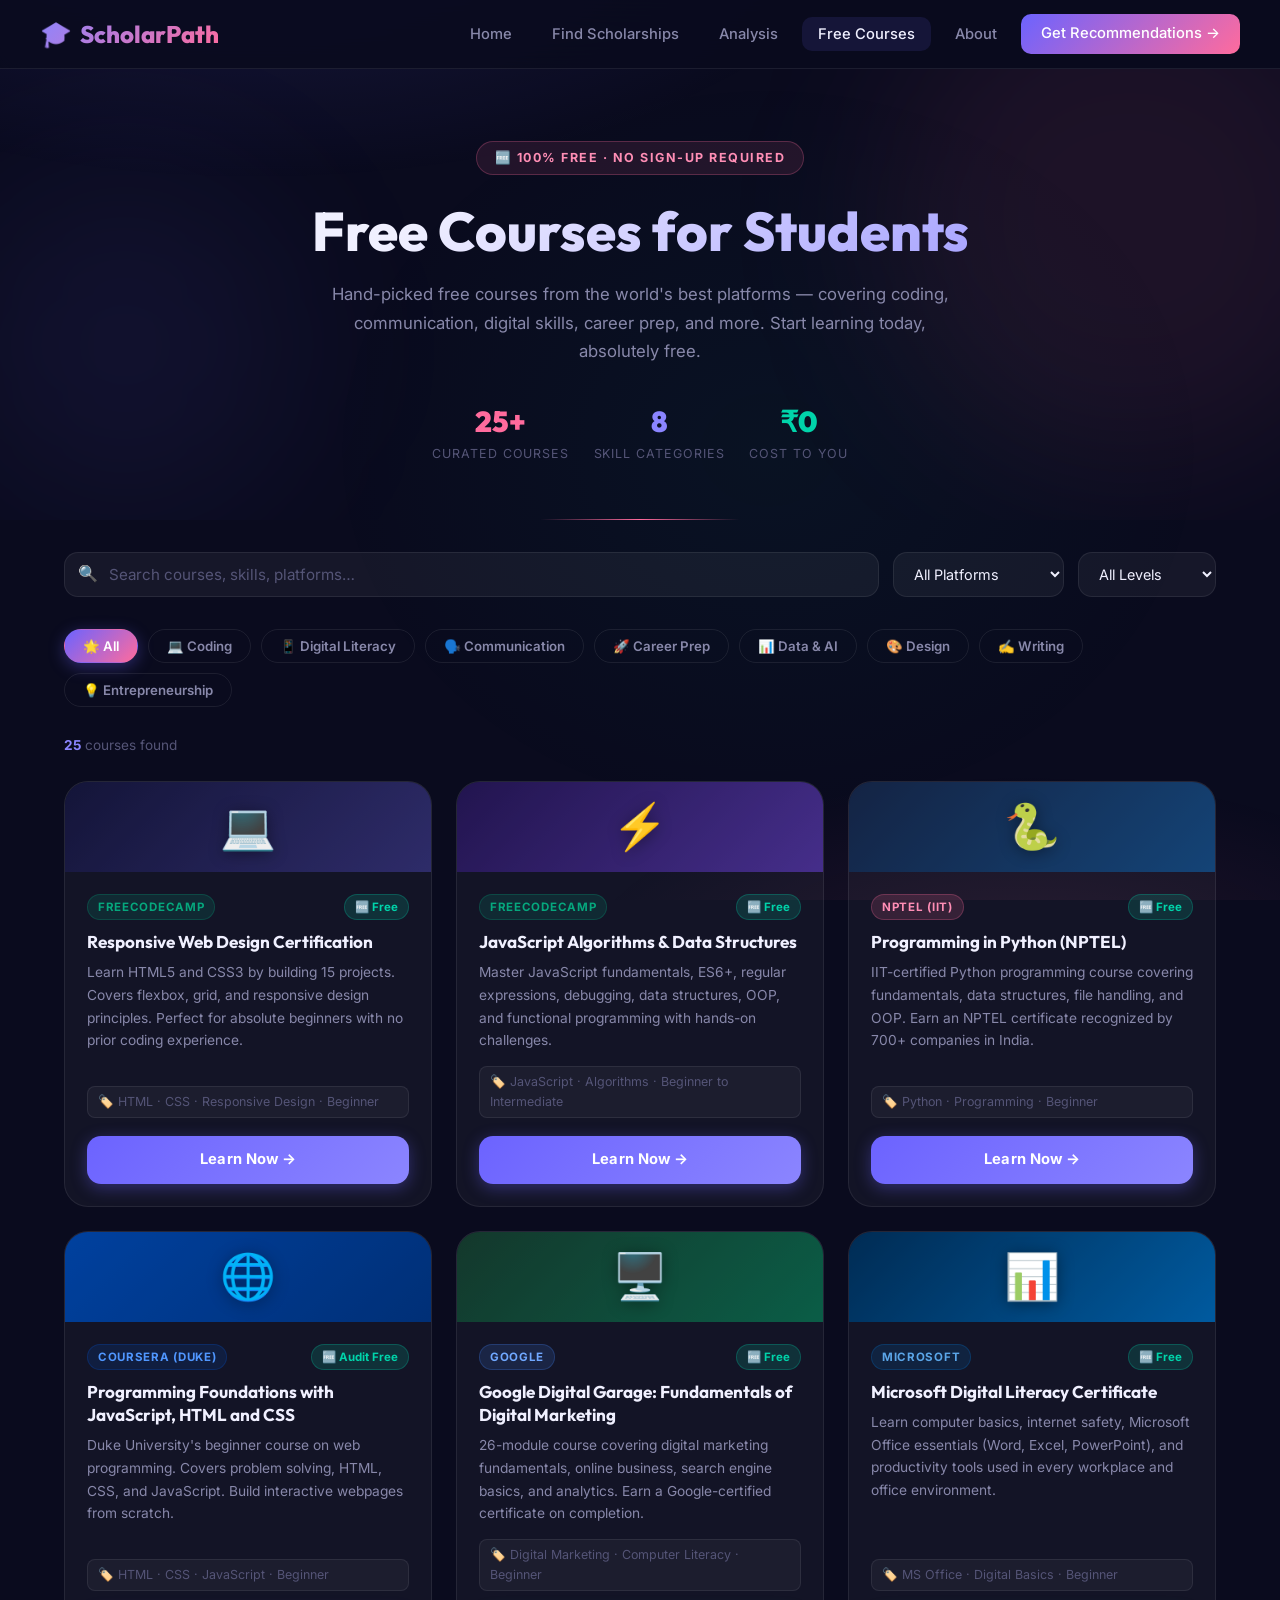
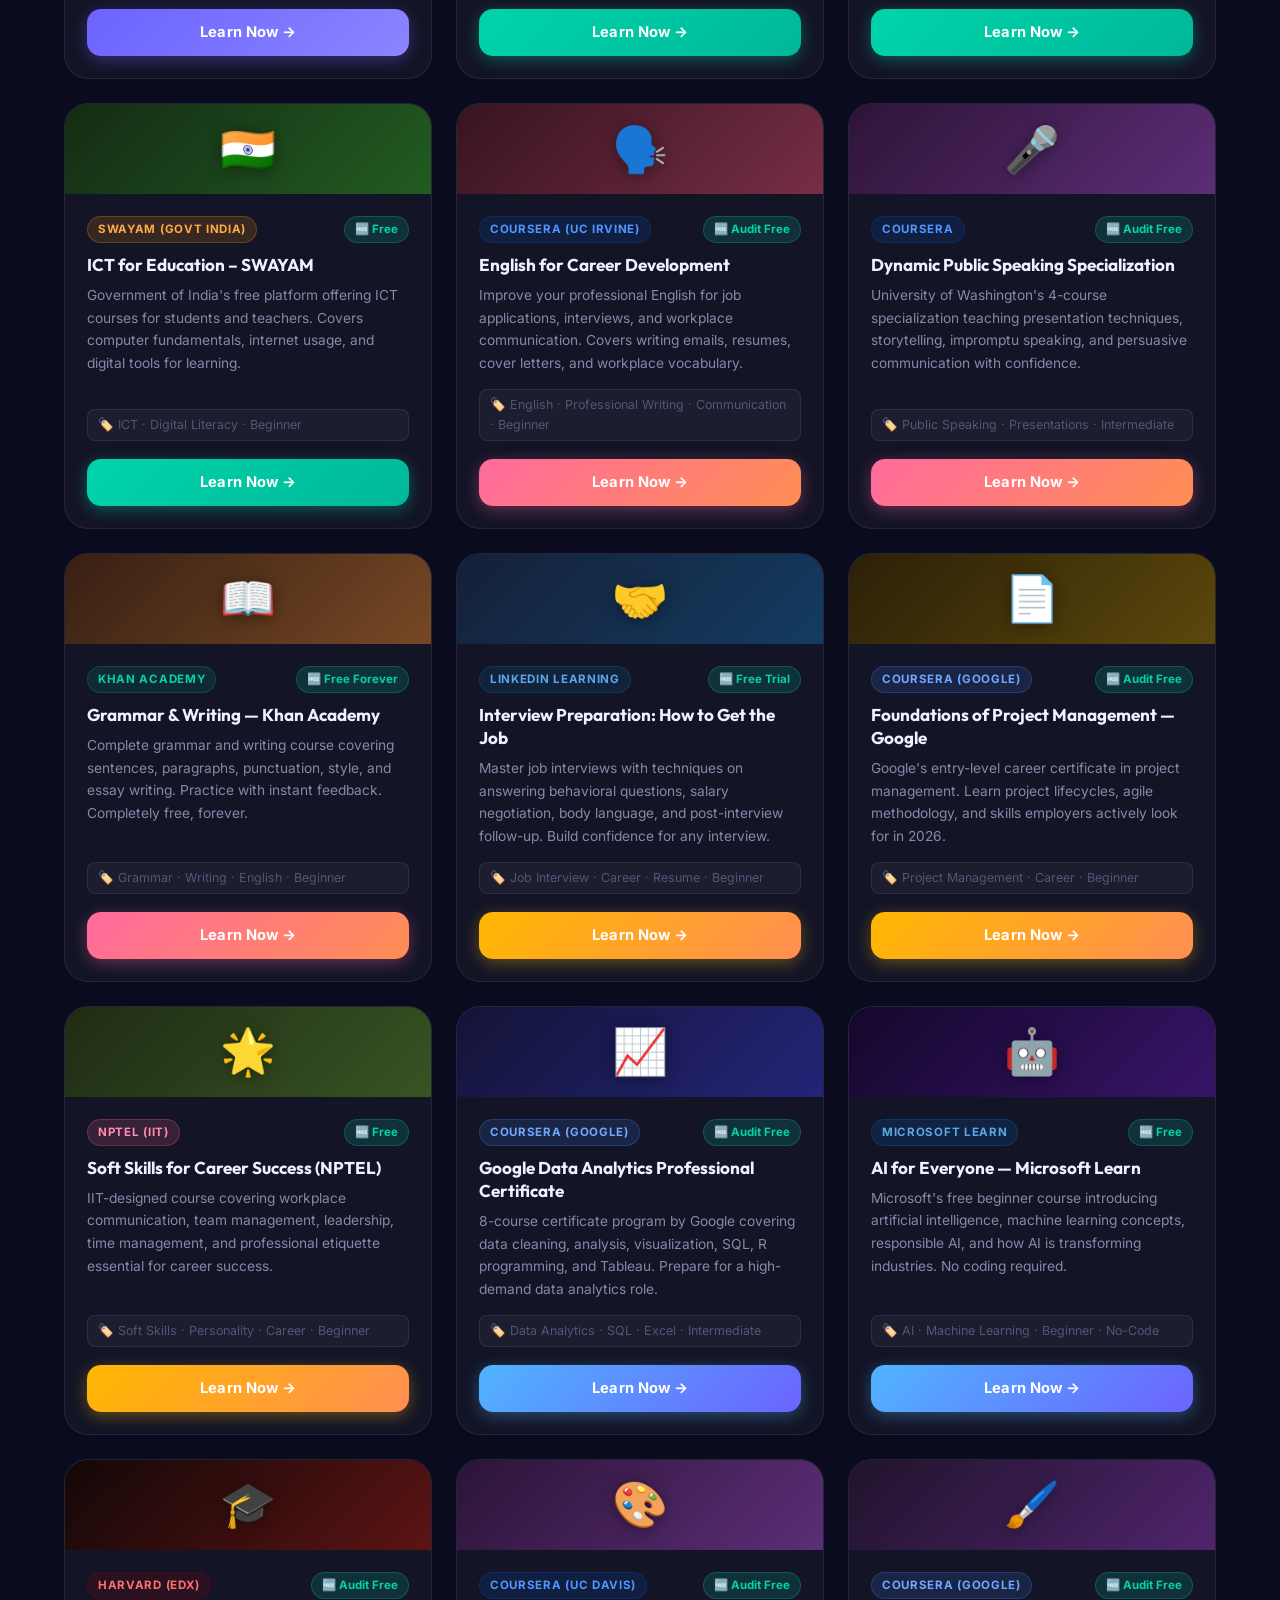
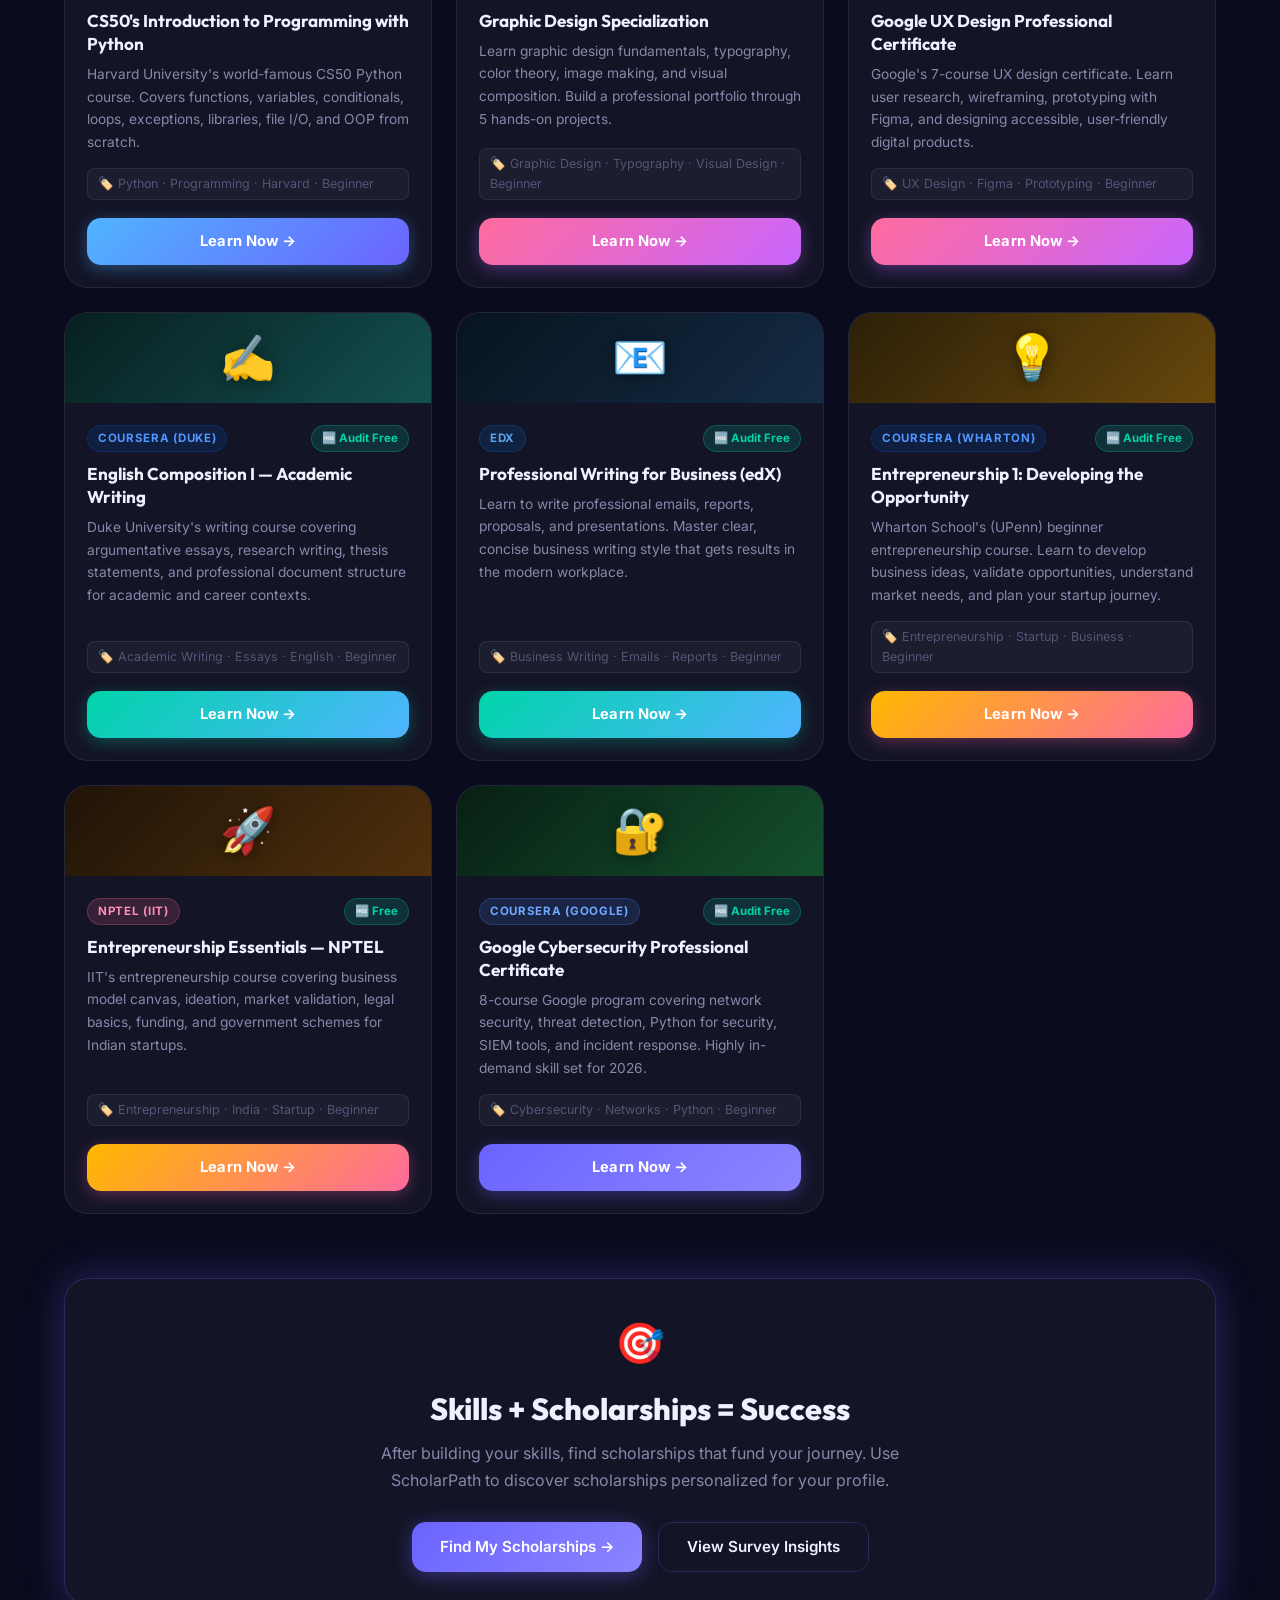
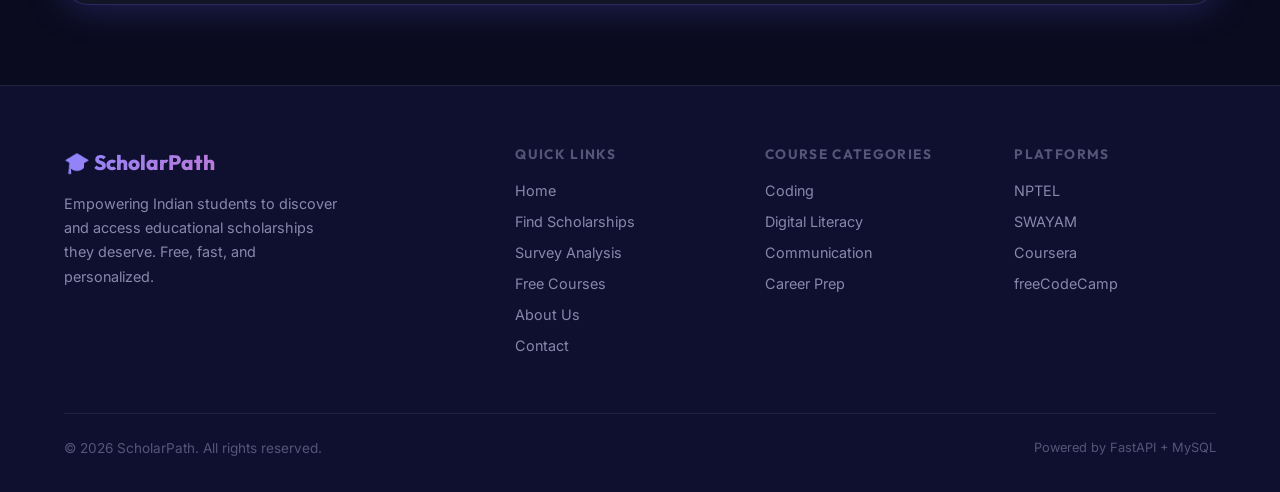
<file: frontend/courses.html>
<!DOCTYPE html>
<html lang="en">
<head>
  <meta charset="UTF-8"/>
  <meta name="viewport" content="width=device-width, initial-scale=1.0"/>
  <title>Free Courses — ScholarPath | Learn Skills for Free</title>
  <meta name="description" content="Discover hand-picked free online courses in coding, communication, digital literacy, and more — helping students build skills at zero cost."/>
  <link rel="stylesheet" href="css/style.css"/>
  <style>
    /* ── FREE COURSES EXTRAS ── */
    .courses-hero {
      padding: 72px 0 56px;
      text-align: center;
      position: relative;
    }
    .courses-hero::after {
      content: '';
      position: absolute;
      bottom: 0; left: 50%;
      transform: translateX(-50%);
      width: 200px; height: 1px;
      background: linear-gradient(90deg, transparent, var(--accent), transparent);
    }
    .free-badge {
      display: inline-flex;
      align-items: center;
      gap: 8px;
      background: rgba(255,107,157,0.1);
      border: 1px solid rgba(255,107,157,0.25);
      border-radius: 100px;
      padding: 6px 18px;
      font-size: 0.78rem;
      font-weight: 700;
      color: #FF8EB5;
      text-transform: uppercase;
      letter-spacing: 0.12em;
      margin-bottom: 24px;
    }

    /* Search and filter bar */
    .search-filter-bar {
      display: flex;
      gap: 14px;
      align-items: center;
      flex-wrap: wrap;
      margin-bottom: 32px;
    }
    .search-box {
      flex: 1;
      min-width: 240px;
      position: relative;
    }
    .search-box input {
      width: 100%;
      background: rgba(255,255,255,0.05);
      border: 1.5px solid var(--border);
      border-radius: var(--radius);
      padding: 12px 16px 12px 44px;
      color: var(--text);
      font-size: 0.95rem;
      font-family: var(--font-body);
      outline: none;
      transition: all 0.2s;
    }
    .search-box input:focus {
      border-color: var(--accent);
      background: rgba(255,107,157,0.06);
      box-shadow: 0 0 0 3px rgba(255,107,157,0.12);
    }
    .search-box input::placeholder { color: var(--text-dim); }
    .search-icon {
      position: absolute;
      left: 14px; top: 50%;
      transform: translateY(-50%);
      color: var(--text-dim);
      font-size: 1rem;
    }
    .filter-select {
      background: rgba(255,255,255,0.05);
      border: 1.5px solid var(--border);
      border-radius: var(--radius);
      padding: 12px 16px;
      color: var(--text);
      font-size: 0.9rem;
      font-family: var(--font-body);
      outline: none;
      cursor: pointer;
      transition: border-color 0.2s;
    }
    .filter-select:focus { border-color: var(--primary); }
    .filter-select option { background: #1a1b3e; }

    /* Results count */
    .results-count {
      font-size: 0.85rem;
      color: var(--text-dim);
      margin-bottom: 24px;
    }
    .results-count strong { color: var(--primary-light); }

    /* Course cards grid */
    .courses-grid {
      display: grid;
      grid-template-columns: repeat(auto-fill, minmax(320px, 1fr));
      gap: 24px;
    }

    /* Individual course card */
    .course-card {
      background: var(--bg-card);
      border: 1px solid var(--border);
      border-radius: var(--radius-lg);
      overflow: hidden;
      display: flex;
      flex-direction: column;
      transition: all 0.3s ease;
      position: relative;
    }
    .course-card::before {
      content: '';
      position: absolute;
      top: 0; left: 0; right: 0;
      height: 3px;
      transition: opacity 0.3s;
      opacity: 0;
    }
    .course-card:hover {
      transform: translateY(-6px);
      border-color: var(--glass-border);
      box-shadow: 0 16px 48px rgba(0,0,0,0.5);
    }
    .course-card:hover::before { opacity: 1; }

    /* Color themes per category */
    .course-card[data-cat="coding"]::before        { background: linear-gradient(90deg, #6C63FF, #8B85FF); }
    .course-card[data-cat="digital"]::before       { background: linear-gradient(90deg, #00D4AA, #00B89A); }
    .course-card[data-cat="communication"]::before { background: linear-gradient(90deg, #FF6B9D, #FF8E53); }
    .course-card[data-cat="career"]::before        { background: linear-gradient(90deg, #FFB800, #FF8E53); }
    .course-card[data-cat="data"]::before          { background: linear-gradient(90deg, #50B4FF, #6C63FF); }
    .course-card[data-cat="design"]::before        { background: linear-gradient(90deg, #FF6B9D, #C966FF); }
    .course-card[data-cat="writing"]::before       { background: linear-gradient(90deg, #00D4AA, #50B4FF); }
    .course-card[data-cat="entrepreneurship"]::before { background: linear-gradient(90deg, #FFB800, #FF6B9D); }

    .course-banner {
      height: 90px;
      display: flex;
      align-items: center;
      justify-content: center;
      font-size: 2.8rem;
      position: relative;
      overflow: hidden;
    }
    .course-banner::after {
      content: '';
      position: absolute;
      inset: 0;
      background: rgba(0,0,0,0.25);
    }
    .course-banner-emoji {
      position: relative;
      z-index: 1;
      filter: drop-shadow(0 2px 8px rgba(0,0,0,0.4));
    }

    .course-body {
      padding: 22px 22px 0;
      flex: 1;
      display: flex;
      flex-direction: column;
    }
    .course-meta {
      display: flex;
      align-items: center;
      justify-content: space-between;
      margin-bottom: 10px;
      gap: 8px;
      flex-wrap: wrap;
    }
    .platform-tag {
      display: inline-flex;
      align-items: center;
      gap: 5px;
      padding: 3px 10px;
      border-radius: 100px;
      font-size: 0.72rem;
      font-weight: 700;
      text-transform: uppercase;
      letter-spacing: 0.06em;
    }
    .free-pill {
      display: inline-flex;
      align-items: center;
      gap: 4px;
      padding: 3px 10px;
      border-radius: 100px;
      font-size: 0.72rem;
      font-weight: 700;
      background: rgba(0,212,170,0.15);
      color: var(--accent2);
      border: 1px solid rgba(0,212,170,0.25);
    }
    .course-name {
      font-family: var(--font-heading);
      font-size: 1.07rem;
      font-weight: 700;
      color: var(--text);
      margin-bottom: 8px;
      line-height: 1.35;
    }
    .course-desc {
      font-size: 0.86rem;
      color: var(--text-muted);
      line-height: 1.65;
      margin-bottom: 14px;
      flex: 1;
    }
    .course-skill {
      display: inline-flex;
      align-items: center;
      gap: 5px;
      font-size: 0.78rem;
      color: var(--text-dim);
      margin-bottom: 18px;
      background: rgba(255,255,255,0.04);
      border: 1px solid var(--border);
      border-radius: 8px;
      padding: 5px 10px;
    }
    .course-footer {
      padding: 0 22px 22px;
    }
    .learn-btn {
      display: flex;
      align-items: center;
      justify-content: center;
      gap: 8px;
      width: 100%;
      padding: 12px 24px;
      border-radius: var(--radius);
      font-weight: 700;
      font-size: 0.92rem;
      text-decoration: none;
      transition: all 0.25s ease;
      border: none;
      cursor: pointer;
      font-family: var(--font-body);
      letter-spacing: 0.02em;
    }
    .learn-btn-coding        { background: linear-gradient(135deg, #6C63FF, #8B85FF); color: white; box-shadow: 0 4px 16px rgba(108,99,255,0.35); }
    .learn-btn-digital       { background: linear-gradient(135deg, #00D4AA, #00B89A); color: white; box-shadow: 0 4px 16px rgba(0,212,170,0.35); }
    .learn-btn-communication { background: linear-gradient(135deg, #FF6B9D, #FF8E53); color: white; box-shadow: 0 4px 16px rgba(255,107,157,0.35); }
    .learn-btn-career        { background: linear-gradient(135deg, #FFB800, #FF8E53); color: white; box-shadow: 0 4px 16px rgba(255,184,0,0.35); }
    .learn-btn-data          { background: linear-gradient(135deg, #50B4FF, #6C63FF); color: white; box-shadow: 0 4px 16px rgba(80,180,255,0.35); }
    .learn-btn-design        { background: linear-gradient(135deg, #FF6B9D, #C966FF); color: white; box-shadow: 0 4px 16px rgba(201,102,255,0.35); }
    .learn-btn-writing       { background: linear-gradient(135deg, #00D4AA, #50B4FF); color: white; box-shadow: 0 4px 16px rgba(0,212,170,0.3); }
    .learn-btn-entrepreneurship { background: linear-gradient(135deg, #FFB800, #FF6B9D); color: white; box-shadow: 0 4px 16px rgba(255,107,157,0.3); }
    .learn-btn:hover { transform: translateY(-2px); filter: brightness(1.1); }

    /* Category filter tabs */
    .cat-tabs {
      display: flex;
      gap: 10px;
      flex-wrap: wrap;
      margin-bottom: 28px;
    }
    .cat-tab {
      padding: 8px 18px;
      border-radius: 100px;
      font-size: 0.83rem;
      font-weight: 600;
      cursor: pointer;
      border: 1.5px solid var(--border);
      background: transparent;
      color: var(--text-muted);
      transition: all 0.2s;
      font-family: var(--font-body);
    }
    .cat-tab:hover { border-color: var(--primary); color: var(--text); }
    .cat-tab.active {
      background: linear-gradient(135deg, var(--primary), var(--accent));
      border-color: transparent;
      color: white;
      box-shadow: 0 4px 16px rgba(108,99,255,0.35);
    }

    /* Empty state */
    .no-results {
      text-align: center;
      padding: 80px 20px;
      display: none;
    }
    .no-results .icon { font-size: 3.5rem; margin-bottom: 16px; opacity: 0.5; }

    @media (max-width: 640px) {
      .courses-grid { grid-template-columns: 1fr; }
      .search-filter-bar { flex-direction: column; }
      .search-box { width: 100%; }
      .filter-select { width: 100%; }
    }
  </style>
</head>
<body>

<!-- NAVBAR -->
<nav class="navbar">
  <div class="nav-inner">
    <a href="index.html" class="nav-logo"><span>🎓</span> ScholarPath</a>
    <ul class="nav-links" id="navLinks">
      <li><a href="index.html">Home</a></li>
      <li><a href="form.html">Find Scholarships</a></li>
      <li><a href="analysis.html">Analysis</a></li>
      <li><a href="courses.html" class="active">Free Courses</a></li>
      <li><a href="about.html">About</a></li>
      <li><a href="form.html" class="nav-cta btn">Get Recommendations →</a></li>
    </ul>
    <div class="nav-toggle" id="navToggle" onclick="toggleNav()">
      <span></span><span></span><span></span>
    </div>
  </div>
</nav>

<!-- HERO -->
<section class="courses-hero section-sm">
  <div class="hero-bg-orbs">
    <div class="orb orb-1" style="background:rgba(255,107,157,0.08);"></div>
    <div class="orb orb-2" style="background:rgba(108,99,255,0.07);"></div>
  </div>
  <div class="container" style="position:relative;z-index:1;">
    <div class="free-badge">🆓 100% Free · No Sign-up Required</div>
    <h1 class="section-title" style="font-size:clamp(2rem,5vw,3.4rem);">Free Courses for Students</h1>
    <p class="section-subtitle" style="margin:0 auto;text-align:center;max-width:620px;">
      Hand-picked free courses from the world's best platforms — covering coding, communication, digital skills, career prep, and more. Start learning today, absolutely free.
    </p>
    <div style="display:flex;gap:24px;justify-content:center;flex-wrap:wrap;margin-top:32px;">
      <div style="text-align:center;">
        <div style="font-family:var(--font-heading);font-size:1.8rem;font-weight:900;color:var(--accent);">25+</div>
        <div style="font-size:0.78rem;color:var(--text-dim);text-transform:uppercase;letter-spacing:0.08em;">Curated Courses</div>
      </div>
      <div style="text-align:center;">
        <div style="font-family:var(--font-heading);font-size:1.8rem;font-weight:900;color:var(--primary-light);">8</div>
        <div style="font-size:0.78rem;color:var(--text-dim);text-transform:uppercase;letter-spacing:0.08em;">Skill Categories</div>
      </div>
      <div style="text-align:center;">
        <div style="font-family:var(--font-heading);font-size:1.8rem;font-weight:900;color:var(--accent2);">₹0</div>
        <div style="font-size:0.78rem;color:var(--text-dim);text-transform:uppercase;letter-spacing:0.08em;">Cost to You</div>
      </div>
    </div>
  </div>
</section>

<!-- COURSES SECTION -->
<section class="section" style="padding-top:32px;">
  <div class="container">

    <!-- Search + Filter -->
    <div class="search-filter-bar">
      <div class="search-box">
        <span class="search-icon">🔍</span>
        <input type="text" id="courseSearch" placeholder="Search courses, skills, platforms…" oninput="filterCourses()"/>
      </div>
      <select class="filter-select" id="platformFilter" onchange="filterCourses()">
        <option value="">All Platforms</option>
        <option value="coursera">Coursera</option>
        <option value="edx">edX</option>
        <option value="google">Google</option>
        <option value="microsoft">Microsoft</option>
        <option value="nptel">NPTEL</option>
        <option value="swayam">SWAYAM</option>
        <option value="khan">Khan Academy</option>
        <option value="freecodecamp">freeCodeCamp</option>
        <option value="harvard">Harvard Online</option>
        <option value="linkedin">LinkedIn Learning</option>
      </select>
      <select class="filter-select" id="levelFilter" onchange="filterCourses()">
        <option value="">All Levels</option>
        <option value="beginner">Beginner</option>
        <option value="intermediate">Intermediate</option>
        <option value="advanced">Advanced</option>
      </select>
    </div>

    <!-- Category Tabs -->
    <div class="cat-tabs" id="catTabs">
      <button class="cat-tab active" onclick="setCat('all', this)">🌟 All</button>
      <button class="cat-tab" onclick="setCat('coding', this)">💻 Coding</button>
      <button class="cat-tab" onclick="setCat('digital', this)">📱 Digital Literacy</button>
      <button class="cat-tab" onclick="setCat('communication', this)">🗣️ Communication</button>
      <button class="cat-tab" onclick="setCat('career', this)">🚀 Career Prep</button>
      <button class="cat-tab" onclick="setCat('data', this)">📊 Data & AI</button>
      <button class="cat-tab" onclick="setCat('design', this)">🎨 Design</button>
      <button class="cat-tab" onclick="setCat('writing', this)">✍️ Writing</button>
      <button class="cat-tab" onclick="setCat('entrepreneurship', this)">💡 Entrepreneurship</button>
    </div>

    <div class="results-count" id="resultsCount"><strong id="countNum">25</strong> courses found</div>

    <!-- Course Cards Grid -->
    <div class="courses-grid" id="coursesGrid">

      <!-- CODING COURSES -->
      <div class="course-card" data-cat="coding" data-platform="freecodecamp" data-level="beginner" data-search="coding web html css javascript responsive">
        <div class="course-banner" style="background:linear-gradient(135deg,#1a1b4b,#3d3a8c);">
          <span class="course-banner-emoji">💻</span>
        </div>
        <div class="course-body">
          <div class="course-meta">
            <span class="platform-tag" style="background:rgba(6,167,125,0.15);color:#06a77d;border:1px solid rgba(6,167,125,0.25);">freeCodeCamp</span>
            <span class="free-pill">🆓 Free</span>
          </div>
          <div class="course-name">Responsive Web Design Certification</div>
          <div class="course-desc">Learn HTML5 and CSS3 by building 15 projects. Covers flexbox, grid, and responsive design principles. Perfect for absolute beginners with no prior coding experience.</div>
          <div class="course-skill">🏷️ HTML · CSS · Responsive Design · Beginner</div>
        </div>
        <div class="course-footer">
          <a href="https://www.freecodecamp.org/learn/2022/responsive-web-design/" target="_blank" rel="noopener noreferrer" class="learn-btn learn-btn-coding">Learn Now →</a>
        </div>
      </div>

      <div class="course-card" data-cat="coding" data-platform="freecodecamp" data-level="beginner" data-search="coding javascript js algorithms data structures">
        <div class="course-banner" style="background:linear-gradient(135deg,#2d1b69,#5c3db8);">
          <span class="course-banner-emoji">⚡</span>
        </div>
        <div class="course-body">
          <div class="course-meta">
            <span class="platform-tag" style="background:rgba(6,167,125,0.15);color:#06a77d;border:1px solid rgba(6,167,125,0.25);">freeCodeCamp</span>
            <span class="free-pill">🆓 Free</span>
          </div>
          <div class="course-name">JavaScript Algorithms & Data Structures</div>
          <div class="course-desc">Master JavaScript fundamentals, ES6+, regular expressions, debugging, data structures, OOP, and functional programming with hands-on challenges.</div>
          <div class="course-skill">🏷️ JavaScript · Algorithms · Beginner to Intermediate</div>
        </div>
        <div class="course-footer">
          <a href="https://www.freecodecamp.org/learn/javascript-algorithms-and-data-structures/" target="_blank" rel="noopener noreferrer" class="learn-btn learn-btn-coding">Learn Now →</a>
        </div>
      </div>

      <div class="course-card" data-cat="coding" data-platform="nptel" data-level="beginner" data-search="coding python programming nptel iit">
        <div class="course-banner" style="background:linear-gradient(135deg,#1a2f5a,#1a5a9e);">
          <span class="course-banner-emoji">🐍</span>
        </div>
        <div class="course-body">
          <div class="course-meta">
            <span class="platform-tag" style="background:rgba(255,107,157,0.15);color:#FF8EB5;border:1px solid rgba(255,107,157,0.25);">NPTEL (IIT)</span>
            <span class="free-pill">🆓 Free</span>
          </div>
          <div class="course-name">Programming in Python (NPTEL)</div>
          <div class="course-desc">IIT-certified Python programming course covering fundamentals, data structures, file handling, and OOP. Earn an NPTEL certificate recognized by 700+ companies in India.</div>
          <div class="course-skill">🏷️ Python · Programming · Beginner</div>
        </div>
        <div class="course-footer">
          <a href="https://nptel.ac.in/courses/106/106/106106212/" target="_blank" rel="noopener noreferrer" class="learn-btn learn-btn-coding">Learn Now →</a>
        </div>
      </div>

      <div class="course-card" data-cat="coding" data-platform="coursera" data-level="beginner" data-search="coding html css javascript web development duke university">
        <div class="course-banner" style="background:linear-gradient(135deg,#0056d3,#003f9e);">
          <span class="course-banner-emoji">🌐</span>
        </div>
        <div class="course-body">
          <div class="course-meta">
            <span class="platform-tag" style="background:rgba(0,86,211,0.15);color:#5097FF;border:1px solid rgba(0,86,211,0.25);">Coursera (Duke)</span>
            <span class="free-pill">🆓 Audit Free</span>
          </div>
          <div class="course-name">Programming Foundations with JavaScript, HTML and CSS</div>
          <div class="course-desc">Duke University's beginner course on web programming. Covers problem solving, HTML, CSS, and JavaScript. Build interactive webpages from scratch.</div>
          <div class="course-skill">🏷️ HTML · CSS · JavaScript · Beginner</div>
        </div>
        <div class="course-footer">
          <a href="https://www.coursera.org/learn/duke-programming-web" target="_blank" rel="noopener noreferrer" class="learn-btn learn-btn-coding">Learn Now →</a>
        </div>
      </div>

      <!-- DIGITAL LITERACY -->
      <div class="course-card" data-cat="digital" data-platform="google" data-level="beginner" data-search="digital literacy google certificate computer basics">
        <div class="course-banner" style="background:linear-gradient(135deg,#1a4a3a,#0e7c5e);">
          <span class="course-banner-emoji">🖥️</span>
        </div>
        <div class="course-body">
          <div class="course-meta">
            <span class="platform-tag" style="background:rgba(66,133,244,0.15);color:#70A8FF;border:1px solid rgba(66,133,244,0.25);">Google</span>
            <span class="free-pill">🆓 Free</span>
          </div>
          <div class="course-name">Google Digital Garage: Fundamentals of Digital Marketing</div>
          <div class="course-desc">26-module course covering digital marketing fundamentals, online business, search engine basics, and analytics. Earn a Google-certified certificate on completion.</div>
          <div class="course-skill">🏷️ Digital Marketing · Computer Literacy · Beginner</div>
        </div>
        <div class="course-footer">
          <a href="https://learndigital.withgoogle.com/digitalgarage/course/digital-marketing" target="_blank" rel="noopener noreferrer" class="learn-btn learn-btn-digital">Learn Now →</a>
        </div>
      </div>

      <div class="course-card" data-cat="digital" data-platform="microsoft" data-level="beginner" data-search="microsoft digital literacy office excel word computer">
        <div class="course-banner" style="background:linear-gradient(135deg,#003a70,#0078d4);">
          <span class="course-banner-emoji">📊</span>
        </div>
        <div class="course-body">
          <div class="course-meta">
            <span class="platform-tag" style="background:rgba(0,120,212,0.15);color:#5BA6E8;border:1px solid rgba(0,120,212,0.25);">Microsoft</span>
            <span class="free-pill">🆓 Free</span>
          </div>
          <div class="course-name">Microsoft Digital Literacy Certificate</div>
          <div class="course-desc">Learn computer basics, internet safety, Microsoft Office essentials (Word, Excel, PowerPoint), and productivity tools used in every workplace and office environment.</div>
          <div class="course-skill">🏷️ MS Office · Digital Basics · Beginner</div>
        </div>
        <div class="course-footer">
          <a href="https://www.microsoft.com/en-us/digital-literacy" target="_blank" rel="noopener noreferrer" class="learn-btn learn-btn-digital">Learn Now →</a>
        </div>
      </div>

      <div class="course-card" data-cat="digital" data-platform="swayam" data-level="beginner" data-search="swayam digital india computer literacy ict">
        <div class="course-banner" style="background:linear-gradient(135deg,#1a3a1a,#2d7a2d);">
          <span class="course-banner-emoji">🇮🇳</span>
        </div>
        <div class="course-body">
          <div class="course-meta">
            <span class="platform-tag" style="background:rgba(255,153,0,0.15);color:#FFAA44;border:1px solid rgba(255,153,0,0.25);">SWAYAM (Govt India)</span>
            <span class="free-pill">🆓 Free</span>
          </div>
          <div class="course-name">ICT for Education – SWAYAM</div>
          <div class="course-desc">Government of India's free platform offering ICT courses for students and teachers. Covers computer fundamentals, internet usage, and digital tools for learning.</div>
          <div class="course-skill">🏷️ ICT · Digital Literacy · Beginner</div>
        </div>
        <div class="course-footer">
          <a href="https://swayam.gov.in" target="_blank" rel="noopener noreferrer" class="learn-btn learn-btn-digital">Learn Now →</a>
        </div>
      </div>

      <!-- COMMUNICATION -->
      <div class="course-card" data-cat="communication" data-platform="coursera" data-level="beginner" data-search="english communication speaking writing grammar coursera">
        <div class="course-banner" style="background:linear-gradient(135deg,#4a1a2a,#9e3d5c);">
          <span class="course-banner-emoji">🗣️</span>
        </div>
        <div class="course-body">
          <div class="course-meta">
            <span class="platform-tag" style="background:rgba(0,86,211,0.15);color:#5097FF;border:1px solid rgba(0,86,211,0.25);">Coursera (UC Irvine)</span>
            <span class="free-pill">🆓 Audit Free</span>
          </div>
          <div class="course-name">English for Career Development</div>
          <div class="course-desc">Improve your professional English for job applications, interviews, and workplace communication. Covers writing emails, resumes, cover letters, and workplace vocabulary.</div>
          <div class="course-skill">🏷️ English · Professional Writing · Communication · Beginner</div>
        </div>
        <div class="course-footer">
          <a href="https://www.coursera.org/learn/careerdevelopment" target="_blank" rel="noopener noreferrer" class="learn-btn learn-btn-communication">Learn Now →</a>
        </div>
      </div>

      <div class="course-card" data-cat="communication" data-platform="coursera" data-level="beginner" data-search="public speaking presentation communication coursera university">
        <div class="course-banner" style="background:linear-gradient(135deg,#3d1a4a,#7a3d9e);">
          <span class="course-banner-emoji">🎤</span>
        </div>
        <div class="course-body">
          <div class="course-meta">
            <span class="platform-tag" style="background:rgba(0,86,211,0.15);color:#5097FF;border:1px solid rgba(0,86,211,0.25);">Coursera</span>
            <span class="free-pill">🆓 Audit Free</span>
          </div>
          <div class="course-name">Dynamic Public Speaking Specialization</div>
          <div class="course-desc">University of Washington's 4-course specialization teaching presentation techniques, storytelling, impromptu speaking, and persuasive communication with confidence.</div>
          <div class="course-skill">🏷️ Public Speaking · Presentations · Intermediate</div>
        </div>
        <div class="course-footer">
          <a href="https://www.coursera.org/specializations/public-speaking" target="_blank" rel="noopener noreferrer" class="learn-btn learn-btn-communication">Learn Now →</a>
        </div>
      </div>

      <div class="course-card" data-cat="communication" data-platform="khan" data-level="beginner" data-search="grammar writing english khan academy reading">
        <div class="course-banner" style="background:linear-gradient(135deg,#4a2a1a,#9e6030);">
          <span class="course-banner-emoji">📖</span>
        </div>
        <div class="course-body">
          <div class="course-meta">
            <span class="platform-tag" style="background:rgba(0,167,142,0.15);color:#00D4AA;border:1px solid rgba(0,167,142,0.25);">Khan Academy</span>
            <span class="free-pill">🆓 Free Forever</span>
          </div>
          <div class="course-name">Grammar & Writing — Khan Academy</div>
          <div class="course-desc">Complete grammar and writing course covering sentences, paragraphs, punctuation, style, and essay writing. Practice with instant feedback. Completely free, forever.</div>
          <div class="course-skill">🏷️ Grammar · Writing · English · Beginner</div>
        </div>
        <div class="course-footer">
          <a href="https://www.khanacademy.org/humanities/grammar" target="_blank" rel="noopener noreferrer" class="learn-btn learn-btn-communication">Learn Now →</a>
        </div>
      </div>

      <!-- CAREER PREP -->
      <div class="course-card" data-cat="career" data-platform="linkedin" data-level="beginner" data-search="interview preparation job resume career linkedin">
        <div class="course-banner" style="background:linear-gradient(135deg,#1a2a4a,#1a5082);">
          <span class="course-banner-emoji">🤝</span>
        </div>
        <div class="course-body">
          <div class="course-meta">
            <span class="platform-tag" style="background:rgba(0,119,181,0.15);color:#5BA6E8;border:1px solid rgba(0,119,181,0.25);">LinkedIn Learning</span>
            <span class="free-pill">🆓 Free Trial</span>
          </div>
          <div class="course-name">Interview Preparation: How to Get the Job</div>
          <div class="course-desc">Master job interviews with techniques on answering behavioral questions, salary negotiation, body language, and post-interview follow-up. Build confidence for any interview.</div>
          <div class="course-skill">🏷️ Job Interview · Career · Resume · Beginner</div>
        </div>
        <div class="course-footer">
          <a href="https://www.linkedin.com/learning/topics/interview-preparation" target="_blank" rel="noopener noreferrer" class="learn-btn learn-btn-career">Learn Now →</a>
        </div>
      </div>

      <div class="course-card" data-cat="career" data-platform="coursera" data-level="beginner" data-search="resume cv career linkedin profile job coursera google">
        <div class="course-banner" style="background:linear-gradient(135deg,#3a2a0a,#7a6010);">
          <span class="course-banner-emoji">📄</span>
        </div>
        <div class="course-body">
          <div class="course-meta">
            <span class="platform-tag" style="background:rgba(66,133,244,0.15);color:#70A8FF;border:1px solid rgba(66,133,244,0.25);">Coursera (Google)</span>
            <span class="free-pill">🆓 Audit Free</span>
          </div>
          <div class="course-name">Foundations of Project Management — Google</div>
          <div class="course-desc">Google's entry-level career certificate in project management. Learn project lifecycles, agile methodology, and skills employers actively look for in 2026.</div>
          <div class="course-skill">🏷️ Project Management · Career · Beginner</div>
        </div>
        <div class="course-footer">
          <a href="https://www.coursera.org/learn/project-management-foundations" target="_blank" rel="noopener noreferrer" class="learn-btn learn-btn-career">Learn Now →</a>
        </div>
      </div>

      <div class="course-card" data-cat="career" data-platform="nptel" data-level="beginner" data-search="soft skills career iit nptel personality development">
        <div class="course-banner" style="background:linear-gradient(135deg,#2a3a1a,#4a7030);">
          <span class="course-banner-emoji">🌟</span>
        </div>
        <div class="course-body">
          <div class="course-meta">
            <span class="platform-tag" style="background:rgba(255,107,157,0.15);color:#FF8EB5;border:1px solid rgba(255,107,157,0.25);">NPTEL (IIT)</span>
            <span class="free-pill">🆓 Free</span>
          </div>
          <div class="course-name">Soft Skills for Career Success (NPTEL)</div>
          <div class="course-desc">IIT-designed course covering workplace communication, team management, leadership, time management, and professional etiquette essential for career success.</div>
          <div class="course-skill">🏷️ Soft Skills · Personality · Career · Beginner</div>
        </div>
        <div class="course-footer">
          <a href="https://nptel.ac.in/courses/109/105/109105054/" target="_blank" rel="noopener noreferrer" class="learn-btn learn-btn-career">Learn Now →</a>
        </div>
      </div>

      <!-- DATA & AI -->
      <div class="course-card" data-cat="data" data-platform="google" data-level="beginner" data-search="data analytics google certificate sql excel tableau beginner">
        <div class="course-banner" style="background:linear-gradient(135deg,#1a1a4a,#3030a0);">
          <span class="course-banner-emoji">📈</span>
        </div>
        <div class="course-body">
          <div class="course-meta">
            <span class="platform-tag" style="background:rgba(66,133,244,0.15);color:#70A8FF;border:1px solid rgba(66,133,244,0.25);">Coursera (Google)</span>
            <span class="free-pill">🆓 Audit Free</span>
          </div>
          <div class="course-name">Google Data Analytics Professional Certificate</div>
          <div class="course-desc">8-course certificate program by Google covering data cleaning, analysis, visualization, SQL, R programming, and Tableau. Prepare for a high-demand data analytics role.</div>
          <div class="course-skill">🏷️ Data Analytics · SQL · Excel · Intermediate</div>
        </div>
        <div class="course-footer">
          <a href="https://www.coursera.org/professional-certificates/google-data-analytics" target="_blank" rel="noopener noreferrer" class="learn-btn learn-btn-data">Learn Now →</a>
        </div>
      </div>

      <div class="course-card" data-cat="data" data-platform="microsoft" data-level="beginner" data-search="ai artificial intelligence microsoft machine learning beginner">
        <div class="course-banner" style="background:linear-gradient(135deg,#1a0a3a,#4a1a8a);">
          <span class="course-banner-emoji">🤖</span>
        </div>
        <div class="course-body">
          <div class="course-meta">
            <span class="platform-tag" style="background:rgba(0,120,212,0.15);color:#5BA6E8;border:1px solid rgba(0,120,212,0.25);">Microsoft Learn</span>
            <span class="free-pill">🆓 Free</span>
          </div>
          <div class="course-name">AI for Everyone — Microsoft Learn</div>
          <div class="course-desc">Microsoft's free beginner course introducing artificial intelligence, machine learning concepts, responsible AI, and how AI is transforming industries. No coding required.</div>
          <div class="course-skill">🏷️ AI · Machine Learning · Beginner · No-Code</div>
        </div>
        <div class="course-footer">
          <a href="https://learn.microsoft.com/en-us/training/paths/get-started-with-artificial-intelligence-on-azure/" target="_blank" rel="noopener noreferrer" class="learn-btn learn-btn-data">Learn Now →</a>
        </div>
      </div>

      <div class="course-card" data-cat="data" data-platform="harvard" data-level="intermediate" data-search="data science python harvard cs50 statistics">
        <div class="course-banner" style="background:linear-gradient(135deg,#1a0a0a,#7a1a1a);">
          <span class="course-banner-emoji">🎓</span>
        </div>
        <div class="course-body">
          <div class="course-meta">
            <span class="platform-tag" style="background:rgba(165,0,0,0.15);color:#FF7070;border:1px solid rgba(165,0,0,0.25);">Harvard (edX)</span>
            <span class="free-pill">🆓 Audit Free</span>
          </div>
          <div class="course-name">CS50's Introduction to Programming with Python</div>
          <div class="course-desc">Harvard University's world-famous CS50 Python course. Covers functions, variables, conditionals, loops, exceptions, libraries, file I/O, and OOP from scratch.</div>
          <div class="course-skill">🏷️ Python · Programming · Harvard · Beginner</div>
        </div>
        <div class="course-footer">
          <a href="https://cs50.harvard.edu/python/" target="_blank" rel="noopener noreferrer" class="learn-btn learn-btn-data">Learn Now →</a>
        </div>
      </div>

      <!-- DESIGN -->
      <div class="course-card" data-cat="design" data-platform="coursera" data-level="beginner" data-search="graphic design canva figma ui ux coursera california">
        <div class="course-banner" style="background:linear-gradient(135deg,#3a1a4a,#7a3d9e);">
          <span class="course-banner-emoji">🎨</span>
        </div>
        <div class="course-body">
          <div class="course-meta">
            <span class="platform-tag" style="background:rgba(0,86,211,0.15);color:#5097FF;border:1px solid rgba(0,86,211,0.25);">Coursera (UC Davis)</span>
            <span class="free-pill">🆓 Audit Free</span>
          </div>
          <div class="course-name">Graphic Design Specialization</div>
          <div class="course-desc">Learn graphic design fundamentals, typography, color theory, image making, and visual composition. Build a professional portfolio through 5 hands-on projects.</div>
          <div class="course-skill">🏷️ Graphic Design · Typography · Visual Design · Beginner</div>
        </div>
        <div class="course-footer">
          <a href="https://www.coursera.org/specializations/graphic-design" target="_blank" rel="noopener noreferrer" class="learn-btn learn-btn-design">Learn Now →</a>
        </div>
      </div>

      <div class="course-card" data-cat="design" data-platform="google" data-level="beginner" data-search="ux design google certificate figma user experience">
        <div class="course-banner" style="background:linear-gradient(135deg,#2a1a3a,#6a3090);">
          <span class="course-banner-emoji">🖌️</span>
        </div>
        <div class="course-body">
          <div class="course-meta">
            <span class="platform-tag" style="background:rgba(66,133,244,0.15);color:#70A8FF;border:1px solid rgba(66,133,244,0.25);">Coursera (Google)</span>
            <span class="free-pill">🆓 Audit Free</span>
          </div>
          <div class="course-name">Google UX Design Professional Certificate</div>
          <div class="course-desc">Google's 7-course UX design certificate. Learn user research, wireframing, prototyping with Figma, and designing accessible, user-friendly digital products.</div>
          <div class="course-skill">🏷️ UX Design · Figma · Prototyping · Beginner</div>
        </div>
        <div class="course-footer">
          <a href="https://www.coursera.org/professional-certificates/google-ux-design" target="_blank" rel="noopener noreferrer" class="learn-btn learn-btn-design">Learn Now →</a>
        </div>
      </div>

      <!-- WRITING -->
      <div class="course-card" data-cat="writing" data-platform="coursera" data-level="beginner" data-search="writing essays academic professional email coursera">
        <div class="course-banner" style="background:linear-gradient(135deg,#0a2a2a,#1a6a6a);">
          <span class="course-banner-emoji">✍️</span>
        </div>
        <div class="course-body">
          <div class="course-meta">
            <span class="platform-tag" style="background:rgba(0,86,211,0.15);color:#5097FF;border:1px solid rgba(0,86,211,0.25);">Coursera (Duke)</span>
            <span class="free-pill">🆓 Audit Free</span>
          </div>
          <div class="course-name">English Composition I — Academic Writing</div>
          <div class="course-desc">Duke University's writing course covering argumentative essays, research writing, thesis statements, and professional document structure for academic and career contexts.</div>
          <div class="course-skill">🏷️ Academic Writing · Essays · English · Beginner</div>
        </div>
        <div class="course-footer">
          <a href="https://www.coursera.org/learn/english-composition" target="_blank" rel="noopener noreferrer" class="learn-btn learn-btn-writing">Learn Now →</a>
        </div>
      </div>

      <div class="course-card" data-cat="writing" data-platform="edx" data-level="beginner" data-search="professional email business writing resume edx">
        <div class="course-banner" style="background:linear-gradient(135deg,#0a1a2a,#1a3a5a);">
          <span class="course-banner-emoji">📧</span>
        </div>
        <div class="course-body">
          <div class="course-meta">
            <span class="platform-tag" style="background:rgba(2,117,216,0.15);color:#5BA6E8;border:1px solid rgba(2,117,216,0.25);">edX</span>
            <span class="free-pill">🆓 Audit Free</span>
          </div>
          <div class="course-name">Professional Writing for Business (edX)</div>
          <div class="course-desc">Learn to write professional emails, reports, proposals, and presentations. Master clear, concise business writing style that gets results in the modern workplace.</div>
          <div class="course-skill">🏷️ Business Writing · Emails · Reports · Beginner</div>
        </div>
        <div class="course-footer">
          <a href="https://www.edx.org/learn/writing/" target="_blank" rel="noopener noreferrer" class="learn-btn learn-btn-writing">Learn Now →</a>
        </div>
      </div>

      <!-- ENTREPRENEURSHIP -->
      <div class="course-card" data-cat="entrepreneurship" data-platform="coursera" data-level="beginner" data-search="entrepreneurship startup business wharton coursera idea">
        <div class="course-banner" style="background:linear-gradient(135deg,#3a2a0a,#8a6010);">
          <span class="course-banner-emoji">💡</span>
        </div>
        <div class="course-body">
          <div class="course-meta">
            <span class="platform-tag" style="background:rgba(0,86,211,0.15);color:#5097FF;border:1px solid rgba(0,86,211,0.25);">Coursera (Wharton)</span>
            <span class="free-pill">🆓 Audit Free</span>
          </div>
          <div class="course-name">Entrepreneurship 1: Developing the Opportunity</div>
          <div class="course-desc">Wharton School's (UPenn) beginner entrepreneurship course. Learn to develop business ideas, validate opportunities, understand market needs, and plan your startup journey.</div>
          <div class="course-skill">🏷️ Entrepreneurship · Startup · Business · Beginner</div>
        </div>
        <div class="course-footer">
          <a href="https://www.coursera.org/learn/wharton-entrepreneurship-opportunity" target="_blank" rel="noopener noreferrer" class="learn-btn learn-btn-entrepreneurship">Learn Now →</a>
        </div>
      </div>

      <div class="course-card" data-cat="entrepreneurship" data-platform="nptel" data-level="beginner" data-search="entrepreneurship india msme small business nptel startup">
        <div class="course-banner" style="background:linear-gradient(135deg,#2a1a0a,#6a4010);">
          <span class="course-banner-emoji">🚀</span>
        </div>
        <div class="course-body">
          <div class="course-meta">
            <span class="platform-tag" style="background:rgba(255,107,157,0.15);color:#FF8EB5;border:1px solid rgba(255,107,157,0.25);">NPTEL (IIT)</span>
            <span class="free-pill">🆓 Free</span>
          </div>
          <div class="course-name">Entrepreneurship Essentials — NPTEL</div>
          <div class="course-desc">IIT's entrepreneurship course covering business model canvas, ideation, market validation, legal basics, funding, and government schemes for Indian startups.</div>
          <div class="course-skill">🏷️ Entrepreneurship · India · Startup · Beginner</div>
        </div>
        <div class="course-footer">
          <a href="https://nptel.ac.in/courses/110/106/110106127/" target="_blank" rel="noopener noreferrer" class="learn-btn learn-btn-entrepreneurship">Learn Now →</a>
        </div>
      </div>

      <!-- BONUS: Cybersecurity -->
      <div class="course-card" data-cat="digital coding" data-platform="google" data-level="beginner" data-search="cybersecurity google certificate security hacking network">
        <div class="course-banner" style="background:linear-gradient(135deg,#0a2a1a,#1a6a3a);">
          <span class="course-banner-emoji">🔐</span>
        </div>
        <div class="course-body">
          <div class="course-meta">
            <span class="platform-tag" style="background:rgba(66,133,244,0.15);color:#70A8FF;border:1px solid rgba(66,133,244,0.25);">Coursera (Google)</span>
            <span class="free-pill">🆓 Audit Free</span>
          </div>
          <div class="course-name">Google Cybersecurity Professional Certificate</div>
          <div class="course-desc">8-course Google program covering network security, threat detection, Python for security, SIEM tools, and incident response. Highly in-demand skill set for 2026.</div>
          <div class="course-skill">🏷️ Cybersecurity · Networks · Python · Beginner</div>
        </div>
        <div class="course-footer">
          <a href="https://www.coursera.org/professional-certificates/google-cybersecurity" target="_blank" rel="noopener noreferrer" class="learn-btn learn-btn-coding">Learn Now →</a>
        </div>
      </div>

    </div><!-- end courses-grid -->

    <!-- No results -->
    <div class="no-results" id="noResults">
      <div class="icon">🔍</div>
      <h3 style="color:var(--text-muted);font-size:1.2rem;margin-bottom:8px;">No courses found</h3>
      <p style="color:var(--text-dim);">Try a different search term or clear your filters.</p>
      <button onclick="resetFilters()" class="btn btn-outline" style="margin-top:20px;">Clear Filters</button>
    </div>

    <!-- Bottom CTA -->
    <div class="glow-card" style="text-align:center;margin-top:64px;">
      <div style="font-size:2.5rem;margin-bottom:16px;">🎯</div>
      <h2 style="font-family:var(--font-heading);font-size:1.9rem;font-weight:800;margin-bottom:12px;">Skills + Scholarships = Success</h2>
      <p style="color:var(--text-muted);max-width:520px;margin:0 auto 28px;line-height:1.7;">After building your skills, find scholarships that fund your journey. Use ScholarPath to discover scholarships personalized for your profile.</p>
      <div style="display:flex;gap:16px;justify-content:center;flex-wrap:wrap;">
        <a href="form.html" class="btn btn-primary">Find My Scholarships →</a>
        <a href="analysis.html" class="btn btn-outline">View Survey Insights</a>
      </div>
    </div>

  </div>
</section>

<!-- FOOTER -->
<footer class="footer">
  <div class="container">
    <div class="footer-grid">
      <div class="footer-brand">
        <a href="index.html" class="nav-logo" style="font-size:1.3rem;">🎓 ScholarPath</a>
        <p>Empowering Indian students to discover and access educational scholarships they deserve. Free, fast, and personalized.</p>
      </div>
      <div class="footer-col">
        <h5>Quick Links</h5>
        <a href="index.html">Home</a>
        <a href="form.html">Find Scholarships</a>
        <a href="analysis.html">Survey Analysis</a>
        <a href="courses.html">Free Courses</a>
        <a href="about.html">About Us</a>
        <a href="contact.html">Contact</a>
      </div>
      <div class="footer-col">
        <h5>Course Categories</h5>
        <a href="courses.html">Coding</a>
        <a href="courses.html">Digital Literacy</a>
        <a href="courses.html">Communication</a>
        <a href="courses.html">Career Prep</a>
      </div>
      <div class="footer-col">
        <h5>Platforms</h5>
        <a href="https://nptel.ac.in" target="_blank">NPTEL</a>
        <a href="https://swayam.gov.in" target="_blank">SWAYAM</a>
        <a href="https://www.coursera.org" target="_blank">Coursera</a>
        <a href="https://www.freecodecamp.org" target="_blank">freeCodeCamp</a>
      </div>
    </div>
    <div class="footer-bottom">
      <p>© 2026 ScholarPath. All rights reserved.</p>
      <p style="color:var(--text-dim);font-size:0.8rem;">Powered by FastAPI + MySQL</p>
    </div>
  </div>
</footer>

<script>
function toggleNav() {
  document.getElementById('navLinks').classList.toggle('open');
}

let currentCat = 'all';

function setCat(cat, btn) {
  currentCat = cat;
  document.querySelectorAll('.cat-tab').forEach(b => b.classList.remove('active'));
  btn.classList.add('active');
  filterCourses();
}

function filterCourses() {
  const searchTerm = document.getElementById('courseSearch').value.toLowerCase().trim();
  const platformVal = document.getElementById('platformFilter').value.toLowerCase();
  const levelVal    = document.getElementById('levelFilter').value.toLowerCase();
  const cards       = document.querySelectorAll('.course-card');
  let visible = 0;

  cards.forEach(card => {
    const cat      = (card.dataset.cat || '').toLowerCase();
    const platform = (card.dataset.platform || '').toLowerCase();
    const level    = (card.dataset.level || '').toLowerCase();
    const search   = (card.dataset.search || '') + ' ' + (card.querySelector('.course-name')?.textContent || '');

    const catMatch      = currentCat === 'all' || cat.includes(currentCat);
    const platformMatch = !platformVal || platform.includes(platformVal);
    const levelMatch    = !levelVal || level.includes(levelVal);
    const searchMatch   = !searchTerm || search.toLowerCase().includes(searchTerm);

    if (catMatch && platformMatch && levelMatch && searchMatch) {
      card.style.display = '';
      visible++;
    } else {
      card.style.display = 'none';
    }
  });

  document.getElementById('countNum').textContent = visible;
  document.getElementById('noResults').style.display = visible === 0 ? 'block' : 'none';
}

function resetFilters() {
  document.getElementById('courseSearch').value = '';
  document.getElementById('platformFilter').value = '';
  document.getElementById('levelFilter').value = '';
  currentCat = 'all';
  document.querySelectorAll('.cat-tab').forEach((b, i) => b.classList.toggle('active', i === 0));
  filterCourses();
}

// Animate cards on scroll
const observer = new IntersectionObserver((entries) => {
  entries.forEach(e => { if (e.isIntersecting) { e.target.style.opacity = 1; e.target.style.transform = 'translateY(0)'; } });
}, { threshold: 0.06 });

document.querySelectorAll('.course-card').forEach(card => {
  card.style.opacity = 0;
  card.style.transform = 'translateY(24px)';
  card.style.transition = 'opacity 0.45s ease, transform 0.45s ease';
  observer.observe(card);
});
</script>
</body>
</html>
</file>
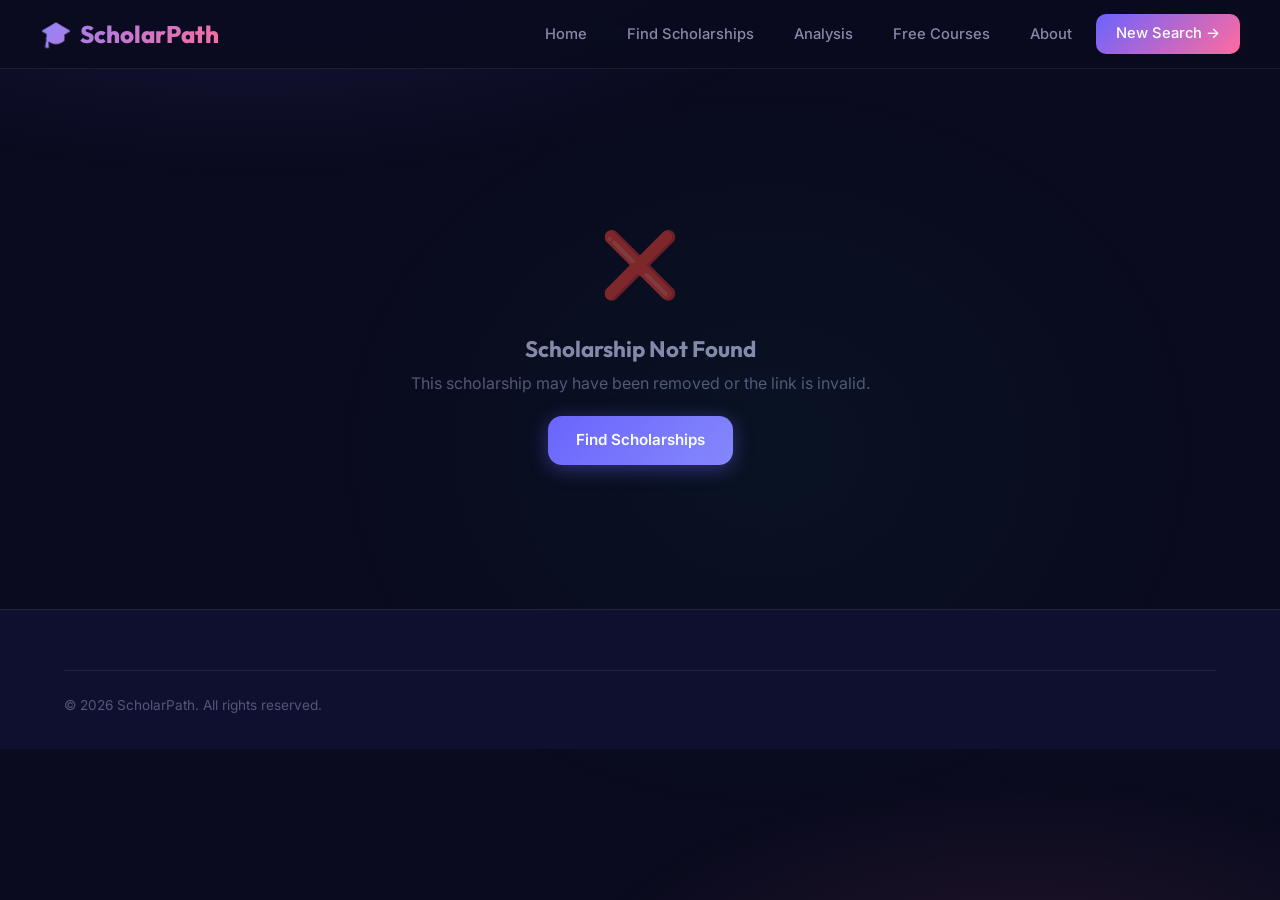
<file: frontend/detail.html>
<!DOCTYPE html>
<html lang="en">
<head>
  <meta charset="UTF-8"/>
  <meta name="viewport" content="width=device-width, initial-scale=1.0"/>
  <title>Scholarship Detail — ScholarPath</title>
  <meta name="description" content="Full details, eligibility, documents, and apply link for this scholarship."/>
  <link rel="stylesheet" href="css/style.css"/>
  <style>
    .detail-layout { display: flex; gap: 36px; align-items: flex-start; }
    .detail-main { flex: 1; min-width: 0; }
    .detail-sidebar { width: 320px; flex-shrink: 0; }
    .doc-item {
      display: flex; align-items: flex-start; gap: 10px;
      padding: 10px 14px;
      background: var(--bg-card);
      border: 1px solid var(--border);
      border-radius: 10px;
      margin-bottom: 8px;
      font-size: 0.9rem;
      color: var(--text-muted);
    }
    .doc-icon { color: var(--primary-light); font-size: 1rem; flex-shrink: 0; margin-top: 1px; }
    .breadcrumb { display: flex; align-items: center; gap: 8px; font-size: 0.85rem; color: var(--text-dim); margin-bottom: 20px; }
    .breadcrumb a { color: var(--text-muted); text-decoration: none; }
    .breadcrumb a:hover { color: var(--primary-light); }
    .breadcrumb span { color: var(--text-dim); }
  </style>
</head>
<body>

<nav class="navbar">
  <div class="nav-inner">
    <a href="index.html" class="nav-logo"><span>🎓</span> ScholarPath</a>
    <ul class="nav-links" id="navLinks">
      <li><a href="index.html">Home</a></li>
      <li><a href="form.html">Find Scholarships</a></li>
      <li><a href="analysis.html">Analysis</a></li>
      <li><a href="courses.html">Free Courses</a></li>
      <li><a href="about.html">About</a></li>
      <li><a href="form.html" class="nav-cta btn">New Search →</a></li>
    </ul>
    <div class="nav-toggle" onclick="document.getElementById('navLinks').classList.toggle('open')">
      <span></span><span></span><span></span>
    </div>
  </div>
</nav>

<!-- Loading state -->
<div id="loadingState" class="loader" style="min-height:60vh;">
  <div class="spinner"></div>
  <p style="color:var(--text-muted);">Loading scholarship details...</p>
</div>

<!-- Content (hidden until loaded) -->
<div id="detailContent" style="display:none;">

  <!-- HERO SECTION -->
  <div class="detail-hero">
    <div class="container">
      <div class="breadcrumb">
        <a href="index.html">Home</a>
        <span>›</span>
        <a href="javascript:history.back()">Results</a>
        <span>›</span>
        <span id="breadName">Scholarship</span>
      </div>
      <div style="display:flex;align-items:flex-start;gap:20px;flex-wrap:wrap;">
        <div style="flex:1;min-width:0;">
          <div id="detailBadge" style="margin-bottom:14px;"></div>
          <h1 id="detailName" style="font-family:var(--font-heading);font-size:clamp(1.5rem,3vw,2.2rem);font-weight:800;line-height:1.2;margin-bottom:8px;"></h1>
          <p id="detailProvider" style="color:var(--text-muted);font-size:1rem;margin-bottom:20px;"></p>
          <div class="detail-meta" id="detailMeta"></div>
        </div>
        <div id="detailAmountBig" style="flex-shrink:0;background:linear-gradient(135deg,rgba(0,212,170,0.15),rgba(108,99,255,0.1));border:1px solid rgba(0,212,170,0.25);border-radius:var(--radius-lg);padding:20px 28px;text-align:center;min-width:180px;">
          <div style="font-size:0.75rem;font-weight:700;text-transform:uppercase;letter-spacing:0.1em;color:var(--text-dim);margin-bottom:6px;">Scholarship Amount</div>
          <div id="detailAmt" style="font-family:var(--font-heading);font-size:1.8rem;font-weight:900;color:var(--accent2);"></div>
        </div>
      </div>
    </div>
  </div>

  <!-- BODY -->
  <div class="section-sm">
    <div class="container">
      <div class="detail-layout">

        <!-- MAIN -->
        <div class="detail-main">

          <div class="detail-section">
            <h3>About This Scholarship</h3>
            <p id="detailDesc"></p>
          </div>

          <div class="divider"></div>

          <div class="detail-section">
            <h3>Eligibility Criteria</h3>
            <p id="detailEligibility"></p>
          </div>

          <div class="divider"></div>

          <div class="detail-section">
            <h3>Required Documents</h3>
            <div id="detailDocs"></div>
          </div>

          <div class="divider"></div>

          <div class="detail-section">
            <h3>Quick Facts</h3>
            <table style="width:100%;border-collapse:collapse;">
              <tbody id="detailTable"></tbody>
            </table>
          </div>

        </div>

        <!-- SIDEBAR -->
        <div class="detail-sidebar">
          <div class="apply-box">
            <div style="font-size:2rem;margin-bottom:8px;">🎓</div>
            <h3 style="font-family:var(--font-heading);font-weight:700;font-size:1.2rem;">Ready to Apply?</h3>
            <div id="sidebarAmt" class="amount-big"></div>
            <p style="color:var(--text-muted);font-size:0.85rem;margin-bottom:24px;">Click the button below to go to the official scholarship application portal.</p>
            <a id="applyLink" href="#" target="_blank" class="btn btn-accent btn-lg" style="width:100%;justify-content:center;">
              Apply Now →
            </a>
            <div id="deadlineInfo" style="margin-top:16px;font-size:0.82rem;text-align:center;"></div>
          </div>

          <div style="margin-top:20px;background:var(--bg-card);border:1px solid var(--border);border-radius:var(--radius-lg);padding:20px;">
            <h4 style="font-family:var(--font-heading);font-size:1rem;font-weight:700;margin-bottom:14px;">🔍 Search More</h4>
            <p style="color:var(--text-muted);font-size:0.85rem;margin-bottom:16px;">Want to explore other scholarships you may be eligible for?</p>
            <a href="form.html" class="btn btn-outline btn-sm" style="width:100%;justify-content:center;">← Back to Form</a>
            <a href="javascript:history.back()" class="btn btn-outline btn-sm" style="width:100%;justify-content:center;margin-top:8px;">← All Results</a>
          </div>
        </div>

      </div>
    </div>
  </div>
</div>

<div id="errorState" style="display:none;">
  <div class="empty-state" style="min-height:60vh;display:flex;flex-direction:column;align-items:center;justify-content:center;">
    <div class="icon">❌</div>
    <h3>Scholarship Not Found</h3>
    <p>This scholarship may have been removed or the link is invalid.</p>
    <a href="form.html" class="btn btn-primary" style="margin-top:20px;">Find Scholarships</a>
  </div>
</div>

<footer class="footer">
  <div class="container">
    <div class="footer-bottom">
      <p>© 2026 ScholarPath. All rights reserved.</p>
    </div>
  </div>
</footer>

<script src="js/detail.js"></script>
</body>
</html>
</file>
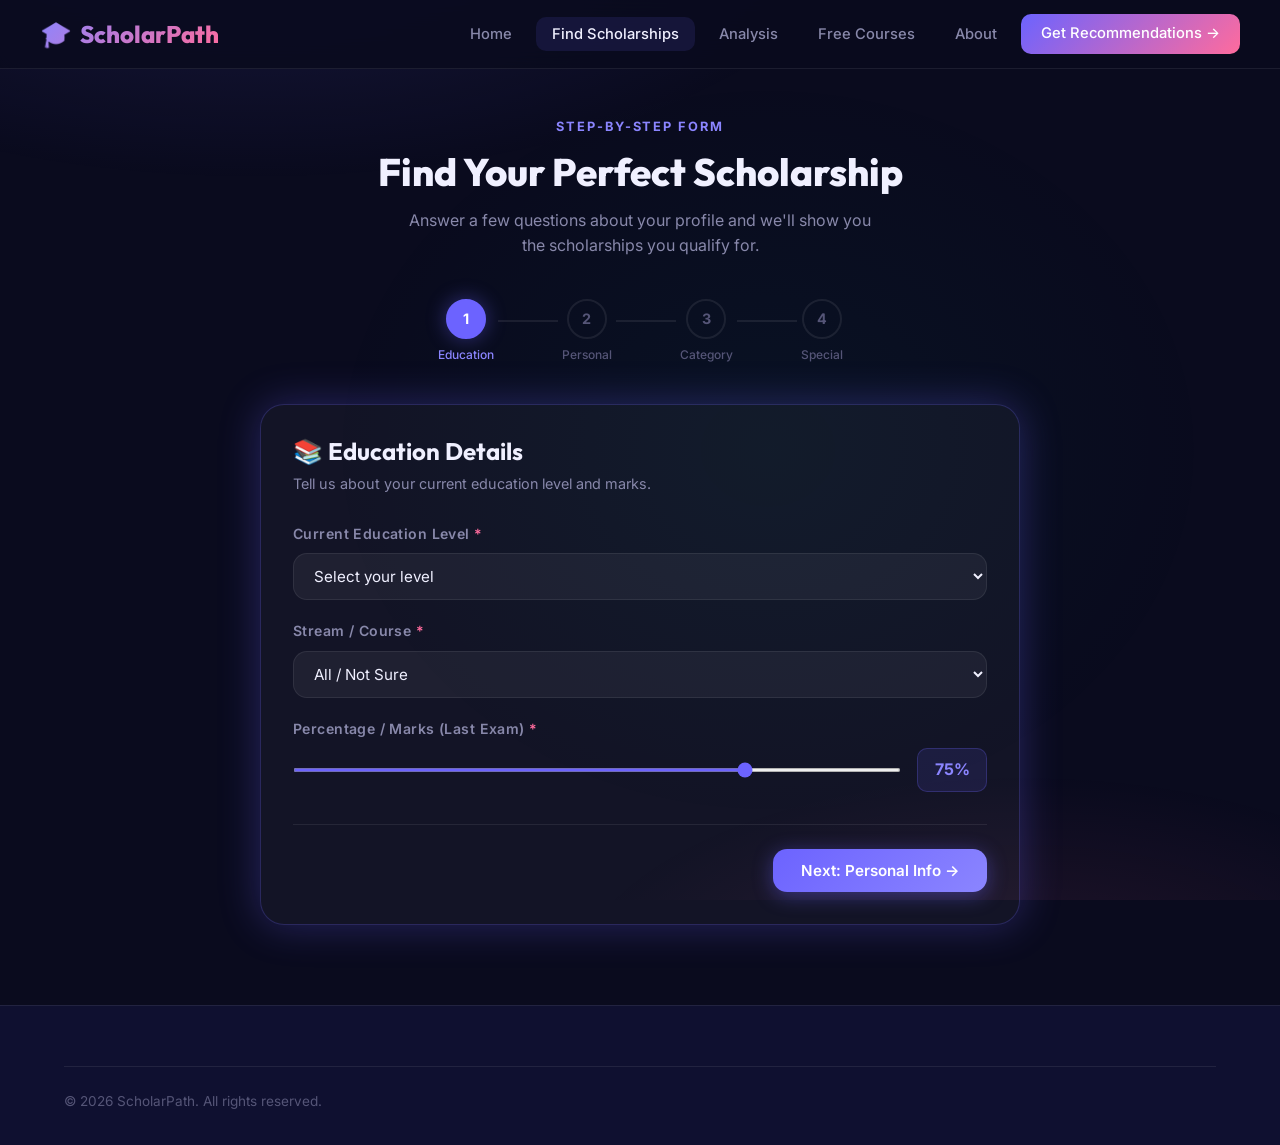
<file: frontend/form.html>
<!DOCTYPE html>
<html lang="en">
<head>
  <meta charset="UTF-8"/>
  <meta name="viewport" content="width=device-width, initial-scale=1.0"/>
  <title>Find Your Scholarship — ScholarPath</title>
  <meta name="description" content="Fill out your profile to get personalized scholarship recommendations. Takes less than 2 minutes."/>
  <link rel="stylesheet" href="css/style.css"/>
  <style>
    .form-card { max-width: 760px; margin: 0 auto; }
    .form-step { display: none; }
    .form-step.active { display: block; animation: fadeUp 0.4s ease; }
    .form-nav { display: flex; justify-content: space-between; align-items: center; margin-top: 32px; padding-top: 24px; border-top: 1px solid var(--border); }
    .checkbox-grid { display: grid; grid-template-columns: repeat(auto-fill, minmax(180px, 1fr)); gap: 12px; }
    .check-pill {
      background: var(--bg-card);
      border: 1.5px solid var(--border);
      border-radius: 12px;
      padding: 12px 16px;
      display: flex; align-items: center; gap: 10px;
      cursor: pointer; transition: all 0.2s;
      font-size: 0.9rem;
    }
    .check-pill input { display: none; }
    .check-pill:has(input:checked) { border-color: var(--primary); background: rgba(108,99,255,0.12); color: var(--primary-light); }
    .check-pill .dot { width: 18px; height: 18px; border-radius: 50%; border: 2px solid var(--border); flex-shrink: 0; transition: all 0.2s; display: flex; align-items: center; justify-content: center; }
    .check-pill:has(input:checked) .dot { background: var(--primary); border-color: var(--primary); }
    .check-pill:has(input:checked) .dot::after { content: '✓'; color: white; font-size: 10px; font-weight: 700; }
    .form-page-header { text-align: center; margin-bottom: 40px; padding-top: 48px; }
    .required { color: var(--accent); }
    .income-display { font-size: 1.1rem; font-weight: 700; color: var(--primary-light); margin-top: 8px; }
  </style>
</head>
<body>

<nav class="navbar">
  <div class="nav-inner">
    <a href="index.html" class="nav-logo"><span>🎓</span> ScholarPath</a>
    <ul class="nav-links" id="navLinks">
      <li><a href="index.html">Home</a></li>
      <li><a href="form.html" class="active">Find Scholarships</a></li>
      <li><a href="analysis.html">Analysis</a></li>
      <li><a href="courses.html">Free Courses</a></li>
      <li><a href="about.html">About</a></li>
      <li><a href="form.html" class="nav-cta btn">Get Recommendations →</a></li>
    </ul>
    <div class="nav-toggle" onclick="document.getElementById('navLinks').classList.toggle('open')">
      <span></span><span></span><span></span>
    </div>
  </div>
</nav>

<div style="position:relative;z-index:1;padding-bottom:80px;">
  <div class="form-page-header">
    <div class="section-label">Step-by-step Form</div>
    <h1 style="font-family:var(--font-heading);font-size:2.4rem;font-weight:800;margin-bottom:12px;">Find Your Perfect Scholarship</h1>
    <p style="color:var(--text-muted);font-size:1rem;max-width:480px;margin:0 auto;">Answer a few questions about your profile and we'll show you the scholarships you qualify for.</p>
  </div>

  <!-- STEP INDICATOR -->
  <div class="steps" id="stepIndicator">
    <div class="step-item active" id="si-1">
      <div class="step-num">1</div>
      <span class="step-label">Education</span>
    </div>
    <div class="step-line" id="sl-1"></div>
    <div class="step-item" id="si-2">
      <div class="step-num">2</div>
      <span class="step-label">Personal</span>
    </div>
    <div class="step-line" id="sl-2"></div>
    <div class="step-item" id="si-3">
      <div class="step-num">3</div>
      <span class="step-label">Category</span>
    </div>
    <div class="step-line" id="sl-3"></div>
    <div class="step-item" id="si-4">
      <div class="step-num">4</div>
      <span class="step-label">Special</span>
    </div>
  </div>

  <div class="container">
    <div class="form-card">
      <form id="scholarshipForm">

        <!-- ──── STEP 1: Education ──── -->
        <div class="form-step active" id="step-1">
          <div class="glow-card">
            <h2 style="font-family:var(--font-heading);font-size:1.5rem;font-weight:700;margin-bottom:6px;">📚 Education Details</h2>
            <p style="color:var(--text-muted);font-size:0.9rem;margin-bottom:28px;">Tell us about your current education level and marks.</p>

            <div class="form-group">
              <label class="form-label">Current Education Level <span class="required">*</span></label>
              <select class="form-control" id="education_level" name="education_level" required>
                <option value="" disabled selected>Select your level</option>
                <option value="10th">10th Standard</option>
                <option value="12th">12th Standard</option>
                <option value="undergraduate">Undergraduate (UG)</option>
                <option value="postgraduate">Postgraduate (PG)</option>
                <option value="phd">PhD / Research</option>
              </select>
            </div>

            <div class="form-group">
              <label class="form-label">Stream / Course <span class="required">*</span></label>
              <select class="form-control" id="stream" name="stream">
                <option value="ALL">All / Not Sure</option>
                <option value="Science">Science</option>
                <option value="Arts">Arts / Humanities</option>
                <option value="Commerce">Commerce</option>
                <option value="Engineering">Engineering / Technology</option>
                <option value="Medical">Medical / Healthcare</option>
                <option value="Law">Law</option>
                <option value="Agriculture">Agriculture</option>
              </select>
            </div>

            <div class="form-group">
              <label class="form-label">Percentage / Marks (Last Exam) <span class="required">*</span></label>
              <div style="display:flex;align-items:center;gap:16px;">
                <input type="range" min="0" max="100" value="75" id="percentage" name="percentage" style="flex:1;" oninput="document.getElementById('pct-val').textContent = this.value + '%'"/>
                <div style="background:var(--glass);border:1px solid var(--glass-border);border-radius:10px;padding:8px 16px;min-width:70px;text-align:center;font-weight:700;color:var(--primary-light);" id="pct-val">75%</div>
              </div>
            </div>

            <div class="form-nav">
              <div></div>
              <button type="button" class="btn btn-primary" onclick="goStep(2)">Next: Personal Info →</button>
            </div>
          </div>
        </div>

        <!-- ──── STEP 2: Personal ──── -->
        <div class="form-step" id="step-2">
          <div class="glow-card">
            <h2 style="font-family:var(--font-heading);font-size:1.5rem;font-weight:700;margin-bottom:6px;">👤 Personal Details</h2>
            <p style="color:var(--text-muted);font-size:0.9rem;margin-bottom:28px;">These help us filter state-specific and gender-specific scholarships.</p>

            <div class="grid-2">
              <div class="form-group">
                <label class="form-label">Gender <span class="required">*</span></label>
                <select class="form-control" id="gender" name="gender" required>
                  <option value="all">Prefer not to say / Any</option>
                  <option value="male">Male</option>
                  <option value="female">Female</option>
                </select>
              </div>
              <div class="form-group">
                <label class="form-label">State <span class="required">*</span></label>
                <select class="form-control" id="state" name="state">
                  <option value="ALL">All India / National</option>
                  <option value="Andhra Pradesh">Andhra Pradesh</option>
                  <option value="Arunachal Pradesh">Arunachal Pradesh</option>
                  <option value="Assam">Assam</option>
                  <option value="Bihar">Bihar</option>
                  <option value="Chhattisgarh">Chhattisgarh</option>
                  <option value="Delhi">Delhi</option>
                  <option value="Goa">Goa</option>
                  <option value="Gujarat">Gujarat</option>
                  <option value="Haryana">Haryana</option>
                  <option value="Himachal Pradesh">Himachal Pradesh</option>
                  <option value="Jharkhand">Jharkhand</option>
                  <option value="Karnataka">Karnataka</option>
                  <option value="Kerala">Kerala</option>
                  <option value="Madhya Pradesh">Madhya Pradesh</option>
                  <option value="Maharashtra">Maharashtra</option>
                  <option value="Manipur">Manipur</option>
                  <option value="Meghalaya">Meghalaya</option>
                  <option value="Mizoram">Mizoram</option>
                  <option value="Nagaland">Nagaland</option>
                  <option value="Odisha">Odisha</option>
                  <option value="Punjab">Punjab</option>
                  <option value="Rajasthan">Rajasthan</option>
                  <option value="Sikkim">Sikkim</option>
                  <option value="Tamil Nadu">Tamil Nadu</option>
                  <option value="Telangana">Telangana</option>
                  <option value="Tripura">Tripura</option>
                  <option value="Uttar Pradesh">Uttar Pradesh</option>
                  <option value="Uttarakhand">Uttarakhand</option>
                  <option value="West Bengal">West Bengal</option>
                </select>
              </div>
            </div>

            <div class="form-group">
              <label class="form-label">Annual Family Income</label>
              <input type="range" min="0" max="1000000" step="10000" value="300000" id="annual_income" name="annual_income"
                oninput="updateIncome(this.value)"/>
              <div class="income-display" id="income-display">₹3,00,000 / year</div>
            </div>

            <div class="form-nav">
              <button type="button" class="btn btn-outline" onclick="goStep(1)">← Back</button>
              <button type="button" class="btn btn-primary" onclick="goStep(3)">Next: Category →</button>
            </div>
          </div>
        </div>

        <!-- ──── STEP 3: Category ──── -->
        <div class="form-step" id="step-3">
          <div class="glow-card">
            <h2 style="font-family:var(--font-heading);font-size:1.5rem;font-weight:700;margin-bottom:6px;">🏷️ Category & Religion</h2>
            <p style="color:var(--text-muted);font-size:0.9rem;margin-bottom:28px;">Many scholarships are reserved for specific categories.</p>

            <div class="form-group">
              <label class="form-label">Caste Category</label>
              <div class="checkbox-grid" id="caste-group">
                <label class="check-pill">
                  <input type="radio" name="caste" value="ALL" checked/>
                  <div class="dot"></div> All / General
                </label>
                <label class="check-pill">
                  <input type="radio" name="caste" value="General"/>
                  <div class="dot"></div> General
                </label>
                <label class="check-pill">
                  <input type="radio" name="caste" value="OBC"/>
                  <div class="dot"></div> OBC
                </label>
                <label class="check-pill">
                  <input type="radio" name="caste" value="SC"/>
                  <div class="dot"></div> SC
                </label>
                <label class="check-pill">
                  <input type="radio" name="caste" value="ST"/>
                  <div class="dot"></div> ST
                </label>
              </div>
            </div>

            <div class="form-group" style="margin-top:24px;">
              <label class="form-label">Religion</label>
              <select class="form-control" id="religion" name="religion">
                <option value="ALL">Any / Prefer not to say</option>
                <option value="Hindu">Hindu</option>
                <option value="Muslim">Muslim</option>
                <option value="Christian">Christian</option>
                <option value="Sikh">Sikh</option>
                <option value="Buddhist">Buddhist</option>
                <option value="Jain">Jain</option>
                <option value="Parsi">Parsi</option>
              </select>
            </div>

            <div class="form-nav">
              <button type="button" class="btn btn-outline" onclick="goStep(2)">← Back</button>
              <button type="button" class="btn btn-primary" onclick="goStep(4)">Next: Special Flags →</button>
            </div>
          </div>
        </div>

        <!-- ──── STEP 4: Special Flags ──── -->
        <div class="form-step" id="step-4">
          <div class="glow-card">
            <h2 style="font-family:var(--font-heading);font-size:1.5rem;font-weight:700;margin-bottom:6px;">⚡ Special Categories</h2>
            <p style="color:var(--text-muted);font-size:0.9rem;margin-bottom:28px;">Select any additional categories that apply. This helps us find more scholarships for you.</p>

            <div class="checkbox-grid">
              <label class="check-pill">
                <input type="checkbox" name="has_disability" id="has_disability" value="true"/>
                <div class="dot"></div> ♿ Differently Abled
              </label>
              <label class="check-pill">
                <input type="checkbox" name="is_sports" id="is_sports" value="true"/>
                <div class="dot"></div> 🏃 Sports Person
              </label>
              <label class="check-pill">
                <input type="checkbox" name="is_minority" id="is_minority" value="true"/>
                <div class="dot"></div> 🌙 Minority Community
              </label>
            </div>

            <div class="alert alert-info" style="margin-top:28px;">
              ℹ️ Selecting these will include additional scholarships from those specific categories even if other filters don't perfectly match.
            </div>

            <div class="form-nav">
              <button type="button" class="btn btn-outline" onclick="goStep(3)">← Back</button>
              <button type="submit" class="btn btn-accent btn-lg" id="submitBtn">
                🔍 Find My Scholarships
              </button>
            </div>
          </div>
        </div>

      </form>
    </div>
  </div>
</div>

<footer class="footer">
  <div class="container">
    <div class="footer-bottom">
      <p>© 2026 ScholarPath. All rights reserved.</p>
    </div>
  </div>
</footer>

<script src="js/form.js"></script>
</body>
</html>
</file>
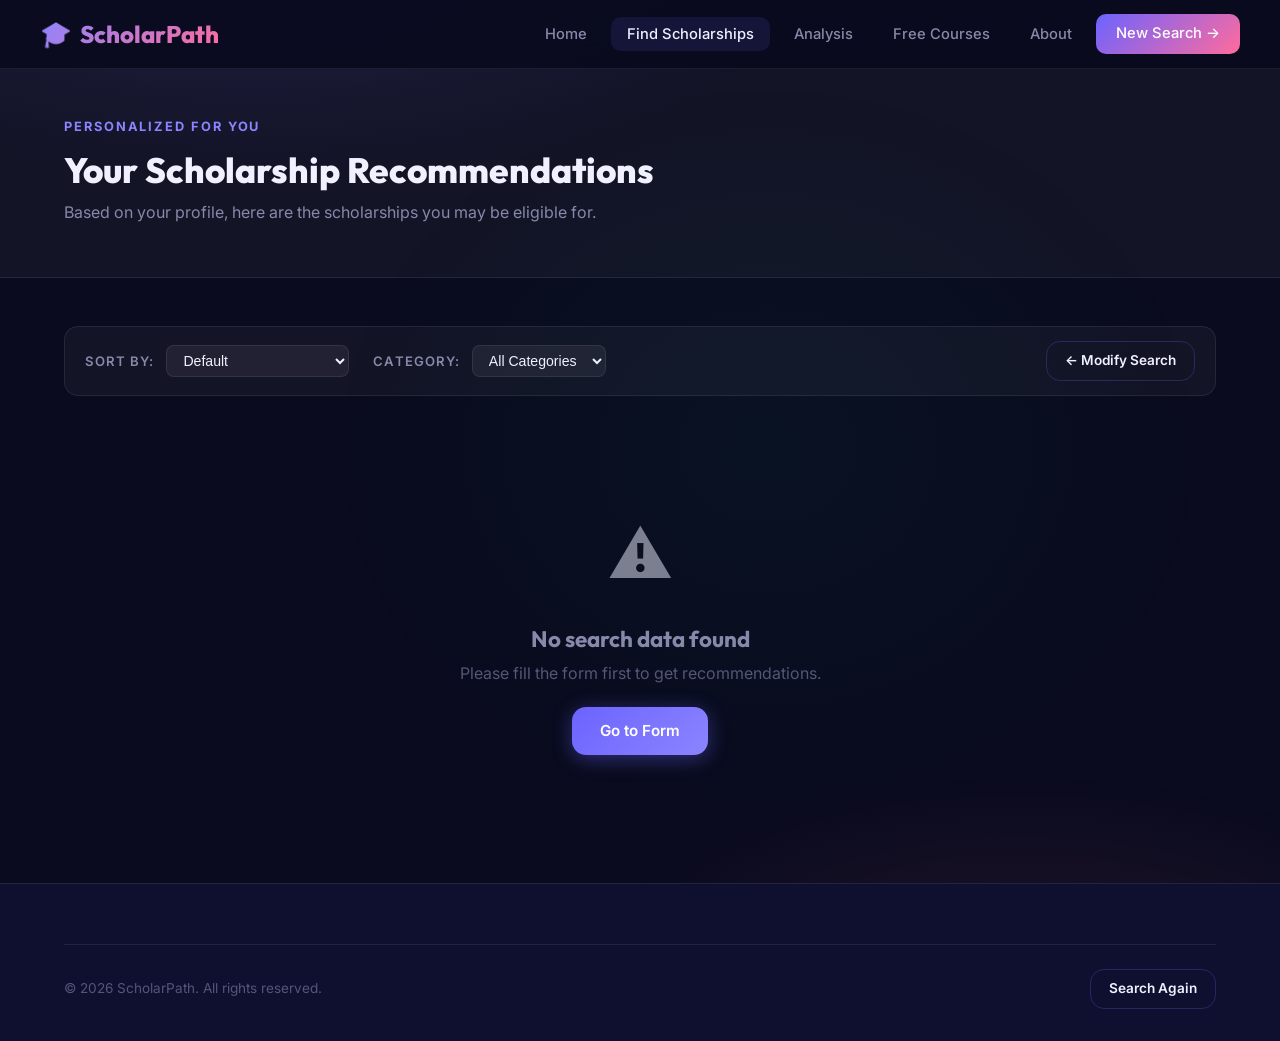
<file: frontend/results.html>
<!DOCTYPE html>
<html lang="en">
<head>
  <meta charset="UTF-8"/>
  <meta name="viewport" content="width=device-width, initial-scale=1.0"/>
  <title>Scholarship Recommendations — ScholarPath</title>
  <meta name="description" content="Your personalized scholarship recommendations based on your profile."/>
  <link rel="stylesheet" href="css/style.css"/>
  <style>
    .results-header {
      background: var(--bg-card);
      border-bottom: 1px solid var(--border);
      padding: 48px 0 36px;
      position: relative; z-index: 1;
    }
    .filter-bar {
      display: flex; align-items: center; gap: 12px; flex-wrap: wrap;
      background: var(--bg-card);
      border: 1px solid var(--border);
      border-radius: var(--radius);
      padding: 14px 20px;
      margin-bottom: 28px;
    }
    .filter-bar label { font-size: 0.82rem; color: var(--text-muted); font-weight: 600; text-transform: uppercase; letter-spacing: 0.08em; }
    .filter-select {
      background: rgba(255,255,255,0.06); border: 1px solid var(--border);
      border-radius: 8px; padding: 6px 12px; color: var(--text);
      font-size: 0.88rem; cursor: pointer; outline: none;
    }
    .result-count {
      font-family: var(--font-heading);
      font-size: 1.1rem; color: var(--text-muted);
      margin-bottom: 8px;
    }
    .result-count strong { color: var(--primary-light); font-size: 1.4rem; }
  </style>
</head>
<body>

<nav class="navbar">
  <div class="nav-inner">
    <a href="index.html" class="nav-logo"><span>🎓</span> ScholarPath</a>
    <ul class="nav-links" id="navLinks">
      <li><a href="index.html">Home</a></li>
      <li><a href="form.html" class="active">Find Scholarships</a></li>
      <li><a href="analysis.html">Analysis</a></li>
      <li><a href="courses.html">Free Courses</a></li>
      <li><a href="about.html">About</a></li>
      <li><a href="form.html" class="nav-cta btn">New Search →</a></li>
    </ul>
    <div class="nav-toggle" onclick="document.getElementById('navLinks').classList.toggle('open')">
      <span></span><span></span><span></span>
    </div>
  </div>
</nav>

<div class="results-header">
  <div class="container">
    <div class="section-label">Personalized For You</div>
    <h1 style="font-family:var(--font-heading);font-size:2.2rem;font-weight:800;margin-bottom:8px;">Your Scholarship Recommendations</h1>
    <p style="color:var(--text-muted);">Based on your profile, here are the scholarships you may be eligible for.</p>
    <div id="profileTags" style="display:flex;flex-wrap:wrap;gap:8px;margin-top:16px;"></div>
  </div>
</div>

<div class="section-sm">
  <div class="container">

    <!-- Filter bar -->
    <div class="filter-bar">
      <label>Sort by:</label>
      <select class="filter-select" id="sortSelect" onchange="sortResults()">
        <option value="default">Default</option>
        <option value="amount">Amount (High to Low)</option>
        <option value="deadline">Deadline (Soonest)</option>
        <option value="name">Name A-Z</option>
      </select>
      <label style="margin-left:12px;">Category:</label>
      <select class="filter-select" id="catFilter" onchange="filterByCategory()">
        <option value="all">All Categories</option>
        <option value="merit">Merit</option>
        <option value="need">Need Based</option>
        <option value="state">State</option>
        <option value="minority">Minority</option>
        <option value="disability">Disability</option>
        <option value="sports">Sports</option>
      </select>
      <a href="form.html" class="btn btn-outline btn-sm" style="margin-left:auto;">← Modify Search</a>
    </div>

    <div class="result-count" id="resultCount"></div>

    <!-- Results grid -->
    <div class="grid-auto" id="resultsGrid">
      <div class="loader">
        <div class="spinner"></div>
        <p style="color:var(--text-muted);">Loading recommendations...</p>
      </div>
    </div>
  </div>
</div>

<footer class="footer">
  <div class="container">
    <div class="footer-bottom">
      <p>© 2026 ScholarPath. All rights reserved.</p>
      <a href="form.html" class="btn btn-outline btn-sm">Search Again</a>
    </div>
  </div>
</footer>

<script src="js/results.js"></script>
</body>
</html>
</file>
<file: frontend/css/style.css>
@import url('https://fonts.googleapis.com/css2?family=Inter:wght@300;400;500;600;700;800;900&family=Outfit:wght@300;400;500;600;700;800&display=swap');

/* ═══════════════════════════════════════════
   CSS DESIGN SYSTEM — ScholarPath
═══════════════════════════════════════════ */
:root {
  /* Colors */
  --primary:        #6C63FF;
  --primary-light:  #8B85FF;
  --primary-dark:   #4F48CC;
  --accent:         #FF6B9D;
  --accent2:        #00D4AA;
  --gold:           #FFD700;
  --bg:             #0A0B1E;
  --bg-2:           #0F1030;
  --bg-card:        rgba(255,255,255,0.04);
  --bg-card-hover:  rgba(255,255,255,0.08);
  --glass:          rgba(108,99,255,0.12);
  --glass-border:   rgba(108,99,255,0.25);
  --text:           #F0F0FF;
  --text-muted:     #8888AA;
  --text-dim:       #555577;
  --border:         rgba(255,255,255,0.08);
  --success:        #00D4AA;
  --warning:        #FFB800;
  --error:          #FF4F6D;

  /* Typography */
  --font-body:    'Inter', sans-serif;
  --font-heading: 'Outfit', sans-serif;

  /* Spacing */
  --radius:    14px;
  --radius-lg: 24px;
  --radius-xl: 36px;

  /* Shadows */
  --shadow-card: 0 8px 32px rgba(0,0,0,0.4);
  --shadow-glow: 0 0 40px rgba(108,99,255,0.3);
  --shadow-accent: 0 0 30px rgba(255,107,157,0.2);
}

*, *::before, *::after { box-sizing: border-box; margin: 0; padding: 0; }

html { scroll-behavior: smooth; }

body {
  font-family: var(--font-body);
  background: var(--bg);
  color: var(--text);
  min-height: 100vh;
  line-height: 1.6;
  overflow-x: hidden;
}

/* Background mesh */
body::before {
  content: '';
  position: fixed;
  inset: 0;
  background:
    radial-gradient(ellipse 80% 50% at 20% -10%, rgba(108,99,255,0.15) 0%, transparent 60%),
    radial-gradient(ellipse 60% 40% at 80% 110%, rgba(255,107,157,0.1) 0%, transparent 60%),
    radial-gradient(ellipse 50% 60% at 60% 50%, rgba(0,212,170,0.04) 0%, transparent 70%);
  pointer-events: none;
  z-index: 0;
}

/* ── SCROLLBAR ── */
::-webkit-scrollbar { width: 6px; }
::-webkit-scrollbar-track { background: var(--bg-2); }
::-webkit-scrollbar-thumb { background: var(--primary); border-radius: 3px; }

/* ── TYPOGRAPHY ── */
h1,h2,h3,h4,h5,h6 { font-family: var(--font-heading); line-height: 1.2; }

/* ── LAYOUT ── */
.container { max-width: 1200px; margin: 0 auto; padding: 0 24px; position: relative; z-index: 1; }
.container-sm { max-width: 800px; margin: 0 auto; padding: 0 24px; position: relative; z-index: 1; }

/* ── NAVBAR ── */
.navbar {
  position: sticky;
  top: 0;
  z-index: 100;
  background: rgba(10,11,30,0.85);
  backdrop-filter: blur(20px);
  border-bottom: 1px solid var(--border);
  padding: 0 24px;
}
.nav-inner {
  max-width: 1200px;
  margin: 0 auto;
  display: flex;
  align-items: center;
  justify-content: space-between;
  height: 68px;
}
.nav-logo {
  font-family: var(--font-heading);
  font-size: 1.5rem;
  font-weight: 800;
  text-decoration: none;
  background: linear-gradient(135deg, var(--primary-light) 0%, var(--accent) 100%);
  -webkit-background-clip: text;
  -webkit-text-fill-color: transparent;
  background-clip: text;
  display: flex;
  align-items: center;
  gap: 8px;
}
.nav-logo span { font-size: 1.6rem; }
.nav-links { display: flex; align-items: center; gap: 8px; list-style: none; }
.nav-links a {
  color: var(--text-muted);
  text-decoration: none;
  font-size: 0.92rem;
  font-weight: 500;
  padding: 8px 16px;
  border-radius: 10px;
  transition: all 0.2s ease;
}
.nav-links a:hover, .nav-links a.active {
  color: var(--text);
  background: var(--glass);
}
.nav-cta {
  background: linear-gradient(135deg, var(--primary) 0%, var(--accent) 100%) !important;
  color: white !important;
  padding: 8px 20px !important;
}
.nav-cta:hover { opacity: 0.9; transform: translateY(-1px); }

/* Hamburger */
.nav-toggle { display: none; flex-direction: column; gap: 5px; cursor: pointer; padding: 4px; }
.nav-toggle span { width: 24px; height: 2px; background: var(--text); border-radius: 2px; transition: 0.3s; display: block; }

/* ── BUTTONS ── */
.btn {
  display: inline-flex;
  align-items: center;
  gap: 8px;
  padding: 12px 28px;
  border-radius: var(--radius);
  font-weight: 600;
  font-size: 0.95rem;
  cursor: pointer;
  transition: all 0.25s ease;
  text-decoration: none;
  border: none;
  font-family: var(--font-body);
}
.btn-primary {
  background: linear-gradient(135deg, var(--primary) 0%, var(--primary-light) 100%);
  color: white;
  box-shadow: 0 4px 20px rgba(108,99,255,0.4);
}
.btn-primary:hover { transform: translateY(-2px); box-shadow: 0 8px 30px rgba(108,99,255,0.55); }

.btn-accent {
  background: linear-gradient(135deg, var(--accent) 0%, #FF8E53 100%);
  color: white;
  box-shadow: 0 4px 20px rgba(255,107,157,0.4);
}
.btn-accent:hover { transform: translateY(-2px); box-shadow: 0 8px 30px rgba(255,107,157,0.55); }

.btn-outline {
  background: transparent;
  border: 1.5px solid var(--glass-border);
  color: var(--text);
}
.btn-outline:hover { background: var(--glass); border-color: var(--primary); }

.btn-sm { padding: 8px 18px; font-size: 0.85rem; }
.btn-lg { padding: 16px 40px; font-size: 1.05rem; border-radius: 16px; }

/* ── CARDS ── */
.card {
  background: var(--bg-card);
  border: 1px solid var(--border);
  border-radius: var(--radius-lg);
  padding: 28px;
  transition: all 0.3s ease;
  position: relative;
  overflow: hidden;
}
.card::before {
  content: '';
  position: absolute;
  inset: 0;
  border-radius: inherit;
  background: linear-gradient(135deg, rgba(108,99,255,0.06) 0%, transparent 60%);
  opacity: 0;
  transition: opacity 0.3s;
}
.card:hover { transform: translateY(-4px); border-color: var(--glass-border); box-shadow: var(--shadow-card); }
.card:hover::before { opacity: 1; }

/* ── TAGS / BADGES ── */
.badge {
  display: inline-flex;
  align-items: center;
  gap: 4px;
  padding: 4px 12px;
  border-radius: 100px;
  font-size: 0.75rem;
  font-weight: 600;
  text-transform: uppercase;
  letter-spacing: 0.05em;
}
.badge-merit   { background: rgba(108,99,255,0.2); color: var(--primary-light); border: 1px solid rgba(108,99,255,0.3); }
.badge-need    { background: rgba(255,107,157,0.15); color: #FF8EB5; border: 1px solid rgba(255,107,157,0.25); }
.badge-state   { background: rgba(0,212,170,0.15); color: var(--accent2); border: 1px solid rgba(0,212,170,0.25); }
.badge-minority{ background: rgba(255,184,0,0.15); color: #FFD443; border: 1px solid rgba(255,184,0,0.25); }
.badge-sports  { background: rgba(255,100,50,0.15); color: #FF7A4D; border: 1px solid rgba(255,100,50,0.25); }
.badge-disability { background: rgba(80,180,255,0.15); color: #70C4FF; border: 1px solid rgba(80,180,255,0.25); }
.badge-central { background: rgba(108,99,255,0.2); color: var(--primary-light); border: 1px solid rgba(108,99,255,0.3); }

/* ── SECTION ── */
.section { padding: 80px 0; }
.section-sm { padding: 48px 0; }

.section-label {
  font-size: 0.8rem;
  font-weight: 700;
  letter-spacing: 0.15em;
  text-transform: uppercase;
  color: var(--primary-light);
  margin-bottom: 12px;
}
.section-title {
  font-size: clamp(2rem, 4vw, 3.2rem);
  font-weight: 800;
  margin-bottom: 16px;
  background: linear-gradient(135deg, var(--text) 30%, var(--primary-light) 100%);
  -webkit-background-clip: text;
  -webkit-text-fill-color: transparent;
  background-clip: text;
}
.section-subtitle {
  font-size: 1.05rem;
  color: var(--text-muted);
  max-width: 560px;
  line-height: 1.7;
}

/* ── FORM ELEMENTS ── */
.form-group { margin-bottom: 20px; }
.form-label {
  display: block;
  font-size: 0.88rem;
  font-weight: 600;
  color: var(--text-muted);
  margin-bottom: 8px;
  letter-spacing: 0.03em;
}
.form-control {
  width: 100%;
  background: rgba(255,255,255,0.05);
  border: 1.5px solid var(--border);
  border-radius: var(--radius);
  padding: 12px 16px;
  color: var(--text);
  font-size: 0.95rem;
  font-family: var(--font-body);
  transition: all 0.2s ease;
  outline: none;
}
.form-control:focus {
  border-color: var(--primary);
  background: rgba(108,99,255,0.08);
  box-shadow: 0 0 0 3px rgba(108,99,255,0.15);
}
.form-control option { background: #1a1b3e; }
.form-control::placeholder { color: var(--text-dim); }

/* Checkbox */
.checkbox-group { display: flex; align-items: center; gap: 10px; cursor: pointer; }
.checkbox-group input[type="checkbox"] {
  width: 18px; height: 18px;
  accent-color: var(--primary);
  cursor: pointer;
}
.checkbox-group label { font-size: 0.9rem; color: var(--text-muted); cursor: pointer; }

/* Range slider */
input[type="range"] {
  width: 100%;
  accent-color: var(--primary);
  cursor: pointer;
  height: 4px;
}

/* ── GRID ── */
.grid-2 { display: grid; grid-template-columns: repeat(2, 1fr); gap: 20px; }
.grid-3 { display: grid; grid-template-columns: repeat(3, 1fr); gap: 20px; }
.grid-auto { display: grid; grid-template-columns: repeat(auto-fill, minmax(320px, 1fr)); gap: 24px; }

/* ── DIVIDER ── */
.divider {
  height: 1px;
  background: linear-gradient(90deg, transparent, var(--border), transparent);
  margin: 40px 0;
}

/* ── GLOW CARD ── */
.glow-card {
  background: var(--bg-card);
  border: 1px solid var(--glass-border);
  border-radius: var(--radius-lg);
  padding: 32px;
  box-shadow: var(--shadow-glow);
}

/* ── SCHOLARSHIP RESULT CARD ── */
.scholarship-card {
  background: var(--bg-card);
  border: 1px solid var(--border);
  border-radius: var(--radius-lg);
  padding: 28px;
  transition: all 0.3s ease;
  cursor: pointer;
  position: relative;
  overflow: hidden;
  text-decoration: none;
  display: block;
  color: inherit;
}
.scholarship-card::after {
  content: '';
  position: absolute;
  top: 0; left: 0; right: 0;
  height: 3px;
  background: linear-gradient(90deg, var(--primary), var(--accent));
  opacity: 0;
  transition: opacity 0.3s;
}
.scholarship-card:hover { transform: translateY(-5px); border-color: var(--glass-border); box-shadow: 0 12px 40px rgba(0,0,0,0.5); }
.scholarship-card:hover::after { opacity: 1; }

.sc-header { display: flex; justify-content: space-between; align-items: flex-start; gap: 12px; margin-bottom: 14px; }
.sc-name { font-family: var(--font-heading); font-size: 1.1rem; font-weight: 700; color: var(--text); line-height: 1.3; }
.sc-provider { font-size: 0.82rem; color: var(--text-muted); margin-top: 4px; }
.sc-amount {
  font-family: var(--font-heading);
  font-size: 1rem;
  font-weight: 700;
  color: var(--accent2);
  white-space: nowrap;
  background: rgba(0,212,170,0.1);
  border: 1px solid rgba(0,212,170,0.2);
  border-radius: 10px;
  padding: 6px 14px;
}
.sc-desc { font-size: 0.88rem; color: var(--text-muted); line-height: 1.6; margin-bottom: 16px; }
.sc-footer { display: flex; align-items: center; justify-content: space-between; flex-wrap: wrap; gap: 8px; }
.sc-tags { display: flex; flex-wrap: wrap; gap: 6px; }
.sc-deadline { font-size: 0.78rem; color: var(--warning); font-weight: 500; }
.sc-arrow { color: var(--primary-light); font-size: 1.1rem; transition: transform 0.2s; }
.scholarship-card:hover .sc-arrow { transform: translateX(4px); }

/* ── STEP INDICATOR ── */
.steps {
  display: flex;
  align-items: center;
  justify-content: center;
  gap: 0;
  margin-bottom: 40px;
  flex-wrap: wrap;
}
.step-item { display: flex; flex-direction: column; align-items: center; gap: 6px; }
.step-num {
  width: 40px; height: 40px;
  border-radius: 50%;
  display: flex; align-items: center; justify-content: center;
  font-weight: 700; font-size: 0.9rem;
  border: 2px solid var(--border);
  color: var(--text-dim);
  transition: all 0.3s;
}
.step-item.active .step-num { background: var(--primary); border-color: var(--primary); color: white; box-shadow: 0 0 20px rgba(108,99,255,0.4); }
.step-item.done .step-num { background: var(--success); border-color: var(--success); color: white; }
.step-label { font-size: 0.75rem; color: var(--text-dim); font-weight: 500; }
.step-item.active .step-label { color: var(--primary-light); }
.step-line { width: 60px; height: 2px; background: var(--border); margin: 0 4px; margin-bottom: 20px; }
.step-line.done { background: var(--primary); }

/* ── ALERT / NOTICE ── */
.alert {
  padding: 14px 20px;
  border-radius: var(--radius);
  font-size: 0.9rem;
  display: flex;
  align-items: flex-start;
  gap: 10px;
  margin-bottom: 20px;
}
.alert-info { background: rgba(108,99,255,0.1); border: 1px solid rgba(108,99,255,0.2); color: var(--primary-light); }
.alert-warning { background: rgba(255,184,0,0.1); border: 1px solid rgba(255,184,0,0.2); color: var(--warning); }

/* ── HERO ── */
.hero {
  min-height: calc(100vh - 68px);
  display: flex;
  align-items: center;
  padding: 80px 0;
  position: relative;
}
.hero-bg-orbs {
  position: absolute;
  inset: 0;
  pointer-events: none;
  overflow: hidden;
}
.orb {
  position: absolute;
  border-radius: 50%;
  filter: blur(80px);
  animation: float 8s ease-in-out infinite;
}
.orb-1 { width: 500px; height: 500px; background: rgba(108,99,255,0.12); top: -100px; right: -100px; }
.orb-2 { width: 350px; height: 350px; background: rgba(255,107,157,0.08); bottom: 0; left: -50px; animation-delay: -4s; }
.orb-3 { width: 250px; height: 250px; background: rgba(0,212,170,0.06); top: 40%; left: 40%; animation-delay: -2s; }

@keyframes float {
  0%, 100% { transform: translateY(0) scale(1); }
  50% { transform: translateY(-30px) scale(1.05); }
}

.hero-content { max-width: 680px; position: relative; z-index: 1; }
.hero-eyebrow {
  display: inline-flex;
  align-items: center;
  gap: 8px;
  background: var(--glass);
  border: 1px solid var(--glass-border);
  border-radius: 100px;
  padding: 6px 16px;
  font-size: 0.8rem;
  font-weight: 600;
  color: var(--primary-light);
  text-transform: uppercase;
  letter-spacing: 0.1em;
  margin-bottom: 28px;
}
.hero-title {
  font-family: var(--font-heading);
  font-size: clamp(2.8rem, 6vw, 5rem);
  font-weight: 900;
  line-height: 1.05;
  margin-bottom: 24px;
}
.hero-title .line-1 { display: block; color: var(--text); }
.hero-title .line-2 {
  display: block;
  background: linear-gradient(135deg, var(--primary-light) 0%, var(--accent) 60%, #FF8E53 100%);
  -webkit-background-clip: text;
  -webkit-text-fill-color: transparent;
  background-clip: text;
}
.hero-subtitle { font-size: 1.15rem; color: var(--text-muted); margin-bottom: 40px; max-width: 520px; line-height: 1.7; }
.hero-btns { display: flex; gap: 16px; flex-wrap: wrap; }

.hero-stats { display: flex; gap: 32px; margin-top: 56px; padding-top: 40px; border-top: 1px solid var(--border); flex-wrap: wrap; }
.stat-item { display: flex; flex-direction: column; gap: 4px; }
.stat-num { font-family: var(--font-heading); font-size: 1.8rem; font-weight: 800; color: var(--text); }
.stat-num span { color: var(--primary-light); }
.stat-label { font-size: 0.82rem; color: var(--text-dim); text-transform: uppercase; letter-spacing: 0.08em; }

/* ── FEATURE CARDS ── */
.feature-icon {
  width: 52px; height: 52px;
  border-radius: 14px;
  display: flex; align-items: center; justify-content: center;
  font-size: 1.5rem;
  margin-bottom: 16px;
  background: var(--glass);
  border: 1px solid var(--glass-border);
}

/* ── FOOTER ── */
.footer {
  background: var(--bg-2);
  border-top: 1px solid var(--border);
  padding: 60px 0 32px;
  position: relative;
  z-index: 1;
}
.footer-grid { display: grid; grid-template-columns: 2fr 1fr 1fr 1fr; gap: 48px; margin-bottom: 48px; }
.footer-brand p { color: var(--text-muted); font-size: 0.9rem; margin-top: 12px; max-width: 280px; line-height: 1.7; }
.footer-col h5 { font-size: 0.85rem; font-weight: 700; text-transform: uppercase; letter-spacing: 0.1em; color: var(--text-dim); margin-bottom: 16px; }
.footer-col a { display: block; color: var(--text-muted); text-decoration: none; font-size: 0.9rem; margin-bottom: 8px; transition: color 0.2s; }
.footer-col a:hover { color: var(--primary-light); }
.footer-bottom { border-top: 1px solid var(--border); padding-top: 24px; display: flex; justify-content: space-between; align-items: center; flex-wrap: wrap; gap: 12px; }
.footer-bottom p { color: var(--text-dim); font-size: 0.85rem; }

/* ── PROGRESS BAR ── */
.progress-bar {
  height: 6px;
  background: var(--border);
  border-radius: 3px;
  overflow: hidden;
  margin: 8px 0;
}
.progress-fill {
  height: 100%;
  background: linear-gradient(90deg, var(--primary), var(--accent));
  border-radius: 3px;
  transition: width 0.5s ease;
}

/* ── DETAIL PAGE ── */
.detail-hero {
  background: var(--bg-card);
  border-bottom: 1px solid var(--border);
  padding: 60px 0;
  position: relative;
  z-index: 1;
}
.detail-meta { display: flex; flex-wrap: wrap; gap: 12px; margin: 20px 0; }
.detail-meta-item {
  display: flex; align-items: center; gap: 6px;
  background: var(--glass);
  border: 1px solid var(--glass-border);
  border-radius: 10px;
  padding: 6px 14px;
  font-size: 0.85rem;
  color: var(--text-muted);
}
.detail-meta-item strong { color: var(--text); }

.detail-section { margin-bottom: 36px; }
.detail-section h3 {
  font-family: var(--font-heading);
  font-size: 1.2rem;
  font-weight: 700;
  margin-bottom: 16px;
  display: flex;
  align-items: center;
  gap: 10px;
  color: var(--text);
}
.detail-section h3::before {
  content: '';
  width: 4px; height: 20px;
  background: linear-gradient(var(--primary), var(--accent));
  border-radius: 2px;
  display: inline-block;
}
.detail-section p, .detail-section li { color: var(--text-muted); line-height: 1.75; font-size: 0.95rem; }
.detail-section ul { padding-left: 20px; }
.detail-section li { margin-bottom: 6px; }
.detail-section li::marker { color: var(--primary-light); }

.apply-box {
  background: linear-gradient(135deg, rgba(108,99,255,0.15) 0%, rgba(255,107,157,0.1) 100%);
  border: 1px solid var(--glass-border);
  border-radius: var(--radius-lg);
  padding: 32px;
  text-align: center;
  position: sticky;
  top: 88px;
}
.apply-box .amount-big {
  font-family: var(--font-heading);
  font-size: 2.5rem;
  font-weight: 900;
  color: var(--accent2);
  margin: 12px 0;
}

/* ── LOADING / EMPTY STATE ── */
.loader {
  display: flex;
  flex-direction: column;
  align-items: center;
  justify-content: center;
  padding: 80px 20px;
  gap: 20px;
}
.spinner {
  width: 48px; height: 48px;
  border: 3px solid var(--border);
  border-top-color: var(--primary);
  border-radius: 50%;
  animation: spin 0.8s linear infinite;
}
@keyframes spin { to { transform: rotate(360deg); } }

.empty-state { text-align: center; padding: 80px 20px; }
.empty-state .icon { font-size: 4rem; margin-bottom: 20px; opacity: 0.5; }
.empty-state h3 { font-size: 1.4rem; color: var(--text-muted); margin-bottom: 8px; }
.empty-state p { color: var(--text-dim); }

/* ── ABOUT PAGE ── */
.team-card {
  text-align: center;
}
.team-avatar {
  width: 80px; height: 80px;
  border-radius: 50%;
  margin: 0 auto 16px;
  display: flex; align-items: center; justify-content: center;
  font-size: 2rem;
  background: var(--glass);
  border: 2px solid var(--glass-border);
}

/* ── CONTACT PAGE ── */
.contact-grid { display: grid; grid-template-columns: 1fr 1.5fr; gap: 48px; align-items: start; }
.contact-info-item { display: flex; gap: 16px; margin-bottom: 24px; }
.contact-icon {
  width: 48px; height: 48px;
  background: var(--glass);
  border: 1px solid var(--glass-border);
  border-radius: 12px;
  display: flex; align-items: center; justify-content: center;
  font-size: 1.3rem;
  flex-shrink: 0;
}

/* ── TOAST ── */
.toast-container { position: fixed; bottom: 24px; right: 24px; z-index: 9999; display: flex; flex-direction: column; gap: 10px; }
.toast {
  background: var(--bg-2);
  border: 1px solid var(--border);
  border-radius: var(--radius);
  padding: 14px 20px;
  font-size: 0.9rem;
  color: var(--text);
  animation: slideIn 0.3s ease;
  max-width: 320px;
  box-shadow: var(--shadow-card);
}
.toast.success { border-left: 3px solid var(--success); }
.toast.error { border-left: 3px solid var(--error); }
@keyframes slideIn {
  from { transform: translateX(100%); opacity: 0; }
  to { transform: translateX(0); opacity: 1; }
}

/* ── ANIMATIONS ── */
.fade-in { animation: fadeIn 0.5s ease both; }
.fade-up { animation: fadeUp 0.5s ease both; }
@keyframes fadeIn { from { opacity: 0; } to { opacity: 1; } }
@keyframes fadeUp { from { opacity: 0; transform: translateY(20px); } to { opacity: 1; transform: translateY(0); } }

/* ── RESPONSIVE ── */
@media (max-width: 900px) {
  .footer-grid { grid-template-columns: 1fr 1fr; }
  .contact-grid { grid-template-columns: 1fr; }
  .grid-2, .grid-3 { grid-template-columns: 1fr; }
  .detail-layout { flex-direction: column !important; }
}
@media (max-width: 640px) {
  .nav-links { display: none; flex-direction: column; position: absolute; top: 68px; left: 0; right: 0; background: var(--bg-2); border-bottom: 1px solid var(--border); padding: 16px; }
  .nav-links.open { display: flex; }
  .nav-toggle { display: flex; }
  .footer-grid { grid-template-columns: 1fr; }
  .hero-stats { gap: 20px; }
  .steps { gap: 4px; }
  .step-line { width: 30px; }
}
</file>
